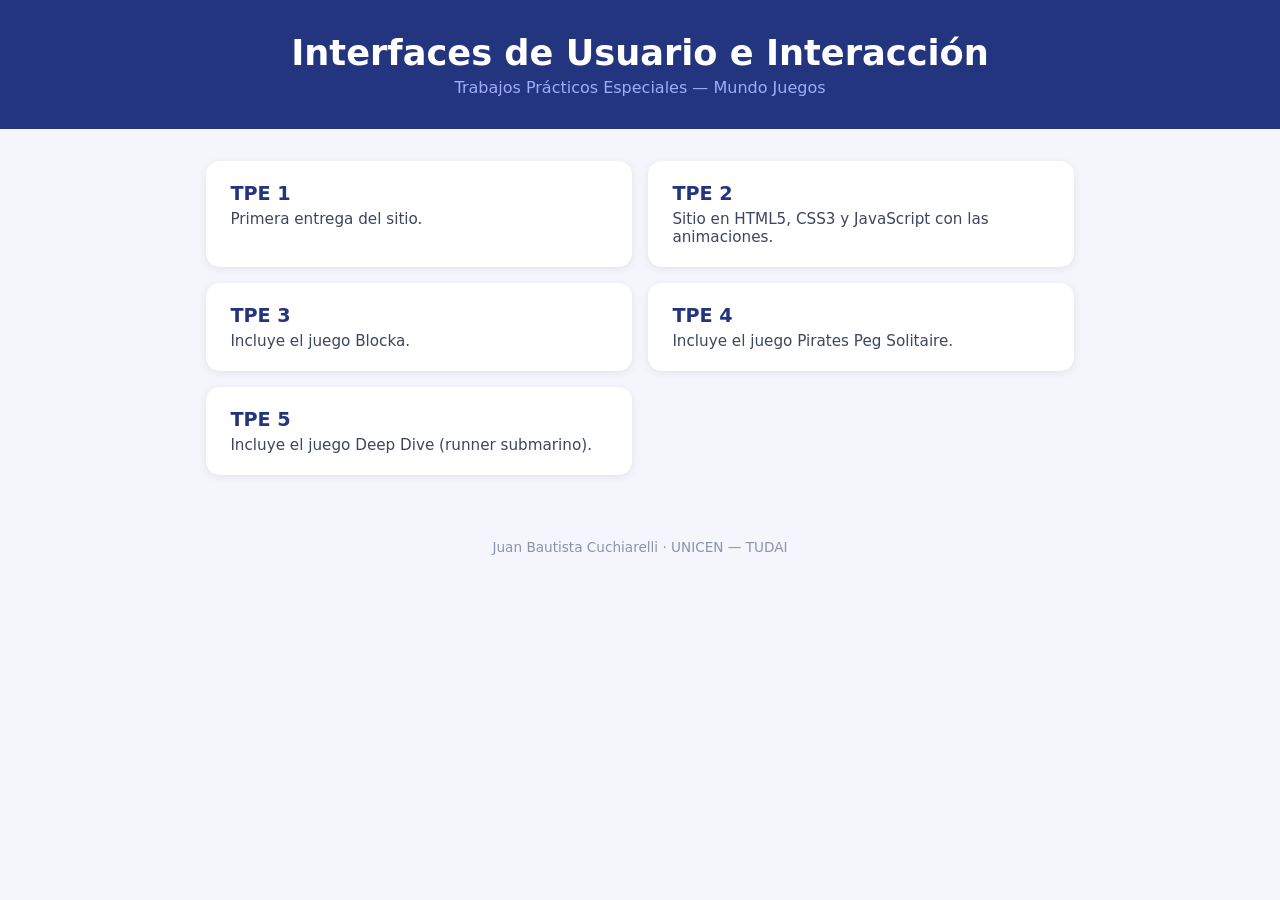
<file: index.html>
<!DOCTYPE html>
<html lang="es">
<head>
<meta charset="UTF-8">
<meta name="viewport" content="width=device-width, initial-scale=1.0">
<title>Interfaces de Usuario — Trabajos Prácticos</title>
<style>
  :root { --azul: #24357f; --azul-claro: #9eacfa; --fondo: #f4f6fc; --acento: #f7b928; }
  * { box-sizing: border-box; }
  body { margin: 0; font-family: Inter, system-ui, sans-serif; background: var(--fondo); color: #1a1f35; }
  header { background: var(--azul); color: #fff; padding: 2rem 1rem; text-align: center; }
  header h1 { margin: 0 0 .3rem; font-size: clamp(1.5rem, 4vw, 2.2rem); }
  header p { margin: 0; color: var(--azul-claro); }
  main { max-width: 900px; margin: 2rem auto; padding: 0 1rem; display: grid; gap: 1rem; grid-template-columns: repeat(auto-fit, minmax(380px, 1fr)); }
  a.tp { display: block; background: #fff; border-radius: 14px; padding: 1.2rem 1.4rem; text-decoration: none; color: inherit; border: 2px solid transparent; box-shadow: 0 2px 8px rgba(0,0,0,.08); transition: border-color .15s, transform .15s; }
  a.tp:hover { border-color: var(--acento); transform: translateY(-2px); }
  a.tp h2 { margin: 0 0 .3rem; color: var(--azul); font-size: 1.2rem; }
  a.tp p { margin: 0; color: #3d4560; font-size: .95rem; }
  footer { text-align: center; color: #8b93ad; font-size: .85rem; padding: 2rem 1rem; }
</style>
</head>
<body>
<header>
  <h1>Interfaces de Usuario e Interacción</h1>
  <p>Trabajos Prácticos Especiales — Mundo Juegos</p>
</header>
<main>
  <a class="tp" href="tpe1/"><h2>TPE 1</h2><p>Primera entrega del sitio.</p></a>
  <a class="tp" href="tpe2/"><h2>TPE 2</h2><p>Sitio en HTML5, CSS3 y JavaScript con las animaciones.</p></a>
  <a class="tp" href="tpe3/"><h2>TPE 3</h2><p>Incluye el juego Blocka.</p></a>
  <a class="tp" href="tpe4/"><h2>TPE 4</h2><p>Incluye el juego Pirates Peg Solitaire.</p></a>
  <a class="tp" href="tpe5/"><h2>TPE 5</h2><p>Incluye el juego Deep Dive (runner submarino).</p></a>
</main>
<footer>Juan Bautista Cuchiarelli · UNICEN — TUDAI</footer>
</body>
</html>
</file>
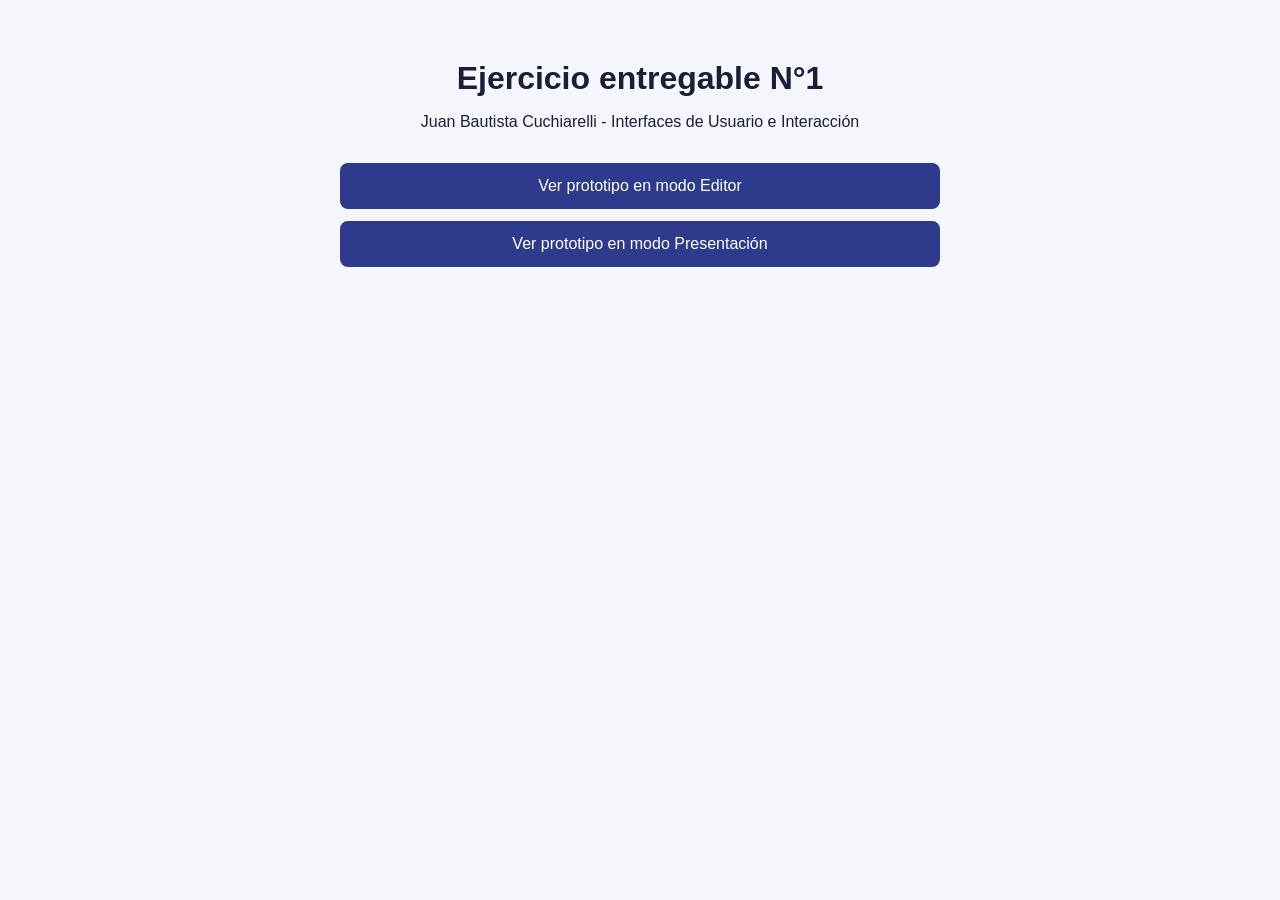
<file: tpe1/index.html>
<!DOCTYPE html>
<html lang="es">
<head>
  <meta charset="UTF-8">
  <meta name="viewport" content="width=device-width, initial-scale=1">
  <title>MundoJuegos - Prototipo Figma</title>
  <style>
    body {
      font-family: Arial, sans-serif;
      max-width: 600px;
      margin: 60px auto;
      padding: 0 20px;
      text-align: center;
      color: #1A1F35;
      background: #F4F6FC;
    }
    h1 { margin-bottom: 8px; }
    p { margin-bottom: 32px; }
    a {
      display: block;
      margin: 12px 0;
      padding: 14px;
      background: #2E3A8C;
      color: #fff;
      text-decoration: none;
      border-radius: 8px;
    }
    a:hover { background: #1A2145; }
  </style>
</head>
<body>
  <h1>Ejercicio entregable N°1</h1>
  <p>Juan Bautista Cuchiarelli - Interfaces de Usuario e Interacción</p>

  <a href="https://www.figma.com/design/XISpRPiS2B6MXkxOMxUqG6/TP-1-Interfaces?node-id=0-1&t=hCheoy3ywMsTxIdO-1" target="_blank">Ver prototipo en modo Editor</a>
  <a href="https://www.figma.com/proto/XISpRPiS2B6MXkxOMxUqG6/TP-1-Interfaces?node-id=92-5239&p=f&t=VSmoDWbDGLakZRtC-1&scaling=min-zoom&content-scaling=fixed&page-id=0%3A1&starting-point-node-id=92%3A5239" target="_blank">Ver prototipo en modo Presentación</a>
</body>
</html>
</file>
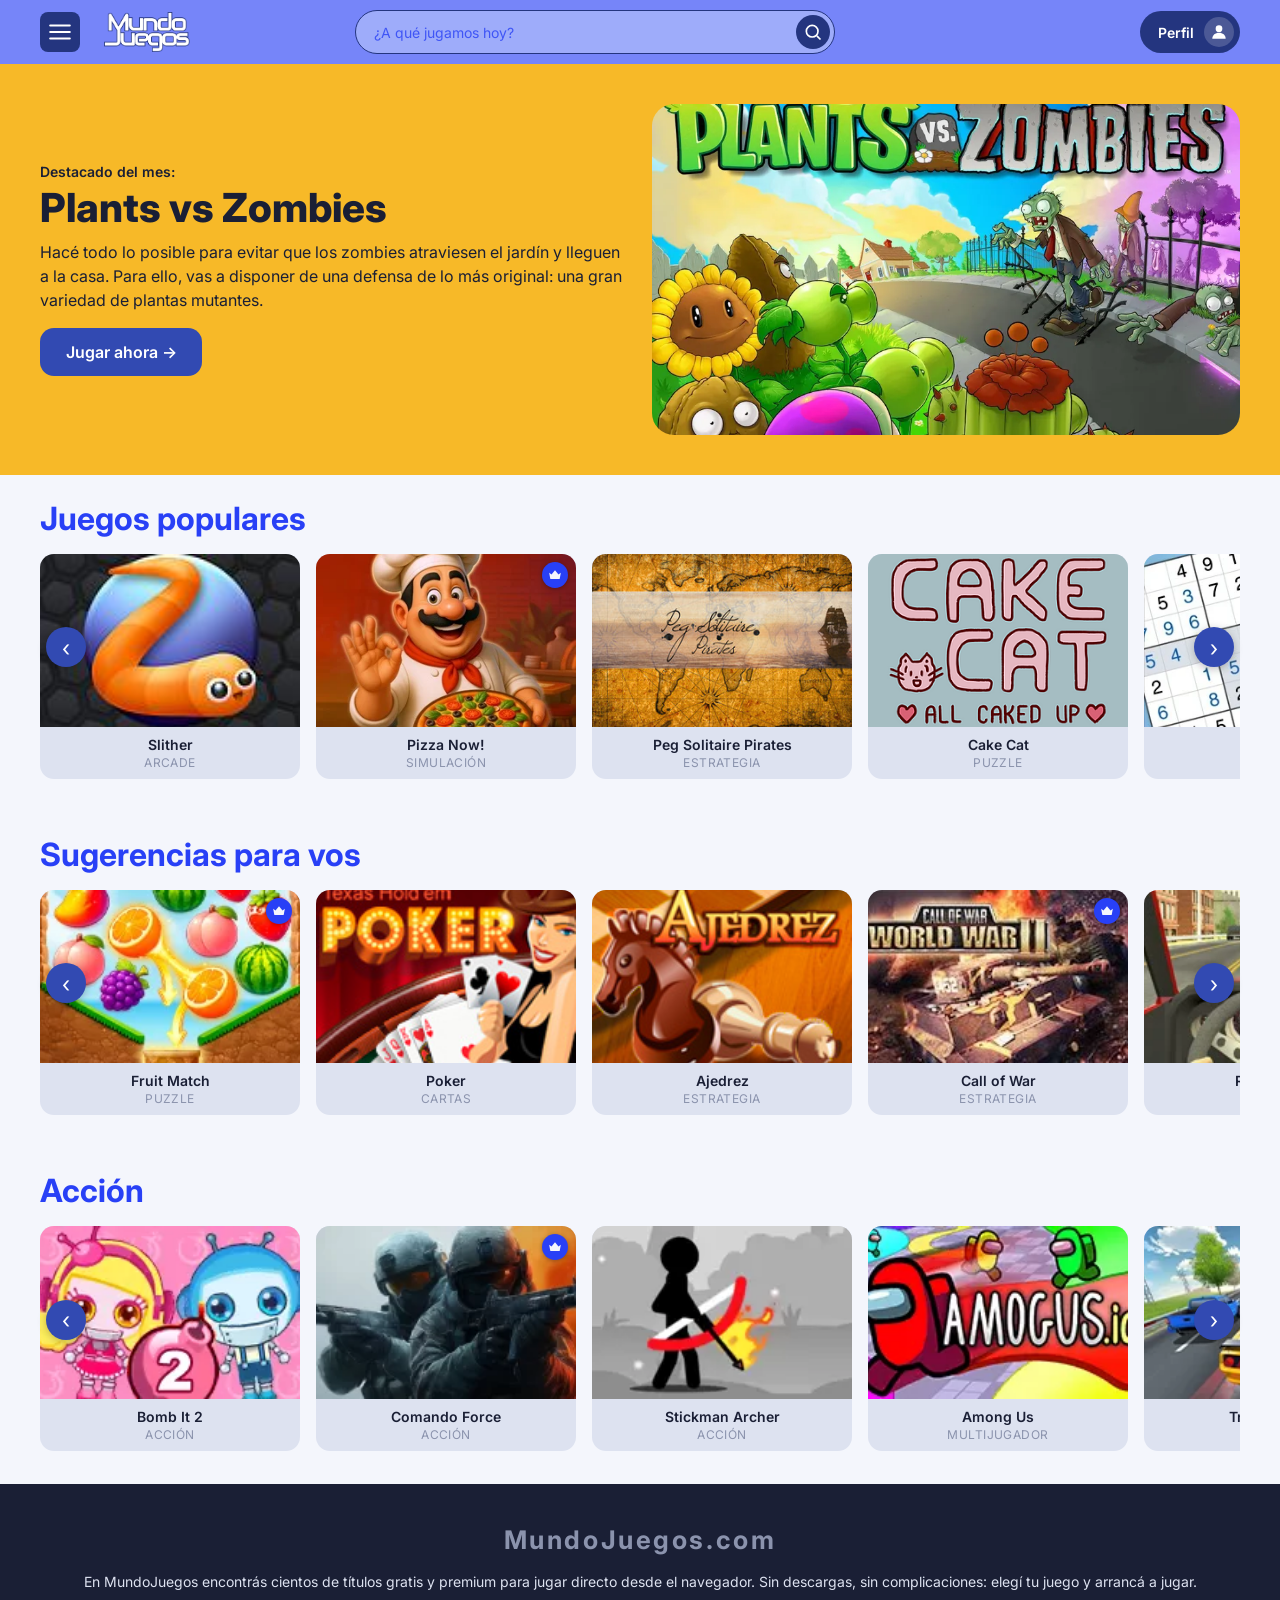
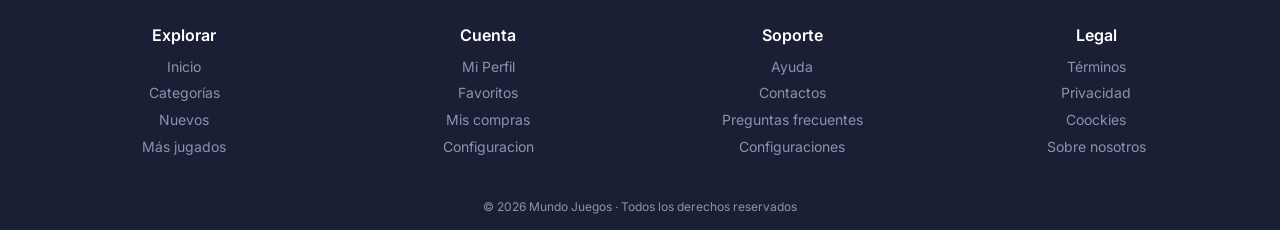
<file: tpe2/index.html>
<!DOCTYPE html>
<html lang="es">
<head>
<meta charset="UTF-8">
<meta name="viewport" content="width=device-width, initial-scale=1.0">
<title>Mundo Juegos — Inicio</title>

<link rel="preconnect" href="https://fonts.googleapis.com">
<link rel="preconnect" href="https://fonts.gstatic.com" crossorigin>
<link href="https://fonts.googleapis.com/css2?family=Inter:wght@400;500;600;700;800&display=swap" rel="stylesheet">

<link rel="stylesheet" href="css/variables.css">
<link rel="stylesheet" href="css/styles.css">
<link rel="stylesheet" href="css/animations.css">
</head>
<body>

<!-- ============ LOADING SIMULADO ============ -->
<div id="loading-screen" class="loading-screen" aria-hidden="true">
  <div class="loading-spinner" aria-hidden="true"></div>
  <p class="loading-percent" id="loading-percent">0%</p>
  <p class="loading-label">Cargando Mundo Juegos…</p>
</div>

<!-- ============ HEADER ============ -->
<header class="site-header">
  <div class="site-header__inner">
    <button class="icon-btn menu-toggle" id="menu-open" aria-label="Abrir menú" aria-controls="side-menu" aria-expanded="false">
      <svg viewBox="0 0 24 24" width="26" height="26" fill="none" stroke="currentColor" stroke-width="2" stroke-linecap="round">
        <line x1="3" y1="6" x2="21" y2="6"/>
        <line x1="3" y1="12" x2="21" y2="12"/>
        <line x1="3" y1="18" x2="21" y2="18"/>
      </svg>
    </button>

    <a href="index.html" class="logo">
      <img src="img/logo-mundo-juegos.png" alt="Mundo Juegos">
    </a>

    <button type="button" class="icon-btn search-toggle" id="search-toggle" aria-label="Abrir buscador" aria-expanded="false" aria-controls="search-form">
      <svg viewBox="0 0 24 24" width="22" height="22" fill="none" stroke="currentColor" stroke-width="2" aria-hidden="true">
        <circle cx="11" cy="11" r="7"/>
        <line x1="21" y1="21" x2="16.65" y2="16.65"/>
      </svg>
    </button>

    <form class="search-bar" id="search-form" role="search" onsubmit="return false;">
      <input type="search" placeholder="¿A qué jugamos hoy?" aria-label="Buscar juegos">
      <button type="submit" class="icon-btn search-btn" aria-label="Buscar">
        <svg viewBox="0 0 24 24" width="20" height="20" fill="none" stroke="currentColor" stroke-width="2">
          <circle cx="11" cy="11" r="7"/>
          <line x1="21" y1="21" x2="16.65" y2="16.65"/>
        </svg>
      </button>
    </form>

    <a href="login.html" class="profile-btn">
      Perfil
      <svg viewBox="0 0 24 24" width="20" height="20" fill="currentColor">
        <circle cx="12" cy="8" r="4"/>
        <path d="M4 20c0-4.4 3.6-7 8-7s8 2.6 8 7"/>
      </svg>
    </a>
  </div>
</header>

<!-- ============ MENÚ LATERAL (drawer) ============ -->
<nav class="side-menu" id="side-menu" aria-label="Menú principal" aria-hidden="true">
  <button class="icon-btn menu-close" id="menu-close" aria-label="Cerrar menú">
    <svg viewBox="0 0 24 24" width="24" height="24" fill="none" stroke="currentColor" stroke-width="2" stroke-linecap="round">
      <line x1="4" y1="4" x2="20" y2="20"/>
      <line x1="20" y1="4" x2="4" y2="20"/>
    </svg>
  </button>

  <div class="side-menu__user">
    <span class="avatar" aria-hidden="true">
      <svg viewBox="0 0 24 24" width="20" height="20" fill="currentColor">
        <circle cx="12" cy="8" r="4"/>
        <path d="M4 20c0-4.4 3.6-7 8-7s8 2.6 8 7"/>
      </svg>
    </span>
    Hola, Usuario
  </div>

  <ul class="side-menu__list">
    <li><a href="index.html"><svg viewBox="0 0 24 24" width="20" height="20" fill="currentColor"><path d="M12 3 2 12h3v8h6v-5h2v5h6v-8h3z"/></svg> Inicio</a></li>
    <li><a href="#populares"><svg viewBox="0 0 24 24" width="20" height="20" fill="currentColor"><path d="M12 2a5 5 0 0 0-3 9l-1 5h8l-1-5a5 5 0 0 0-3-9zM9 18h6v2H9z"/></svg> Juegos nuevos</a></li>
    <li><a href="#"><svg viewBox="0 0 24 24" width="20" height="20" fill="currentColor"><circle cx="8" cy="8" r="3"/><circle cx="16" cy="9" r="2.5"/><path d="M2 20c0-3.3 2.7-5.5 6-5.5s6 2.2 6 5.5zM14.5 20c.3-2.6 1.8-4.3 4-4.7 2 .5 3.2 2.1 3.5 4.7z"/></svg> Multijugador</a></li>
    <li><a href="#"><svg viewBox="0 0 24 24" width="20" height="20" fill="currentColor"><path d="M12 2a5 5 0 0 0-3 9l-1 5h8l-1-5a5 5 0 0 0-3-9zM9 18h6v2H9z"/></svg> Aventura</a></li>
    <li><a href="#"><svg viewBox="0 0 24 24" width="20" height="20" fill="currentColor"><circle cx="8" cy="8" r="4"/><path d="M11 11 21 21M15 17l3-3"/></svg> Estrategia</a></li>
    <li><a href="#"><svg viewBox="0 0 24 24" width="20" height="20" fill="none" stroke="currentColor" stroke-width="1.6"><path d="M12 3l2.6 5.6 6.2.6-4.6 4.1 1.3 6.1L12 16.3 6.5 19.4l1.3-6.1-4.6-4.1 6.2-.6z"/></svg> Mis favoritos</a></li>
    <li><a href="login.html"><svg viewBox="0 0 24 24" width="20" height="20" fill="currentColor"><circle cx="12" cy="8" r="4"/><path d="M4 20c0-4.4 3.6-7 8-7s8 2.6 8 7"/></svg> Mi perfil</a></li>
  </ul>

  <div class="side-menu__social">
    <p>Seguinos en redes:</p>
    <div class="social-icons">
      <a href="#" aria-label="Instagram"><svg viewBox="0 0 24 24" width="20" height="20" fill="none" stroke="currentColor" stroke-width="1.6"><rect x="3" y="3" width="18" height="18" rx="5"/><circle cx="12" cy="12" r="4"/><circle cx="17.5" cy="6.5" r="1"/></svg></a>
      <a href="#" aria-label="Facebook"><svg viewBox="0 0 24 24" width="20" height="20" fill="none" stroke="currentColor" stroke-width="1.6"><rect x="4" y="4" width="16" height="16"/><path d="M14 9h2V6h-2a3 3 0 0 0-3 3v2H9v3h2v5h3v-5h2l1-3h-3v-2a1 1 0 0 1 1-1z"/></svg></a>
      <a href="#" aria-label="YouTube"><svg viewBox="0 0 24 24" width="20" height="20" fill="none" stroke="currentColor" stroke-width="1.6"><rect x="2" y="6" width="20" height="12" rx="4"/><path d="M10 9.5v5l5-2.5z" fill="currentColor" stroke="none"/></svg></a>
    </div>
  </div>
</nav>
<div class="side-menu-overlay" id="side-menu-overlay" hidden></div>

<main>
  <!-- ============ HERO / DESTACADO ============ -->
  <section class="hero">
    <div class="hero__inner">
      <div class="hero__text">
        <p class="hero__eyebrow">Destacado del mes:</p>
        <h1 class="hero__title">Plants vs Zombies</h1>
        <p class="hero__desc">
          Hacé todo lo posible para evitar que los zombies atraviesen el
          jardín y lleguen a la casa. Para ello, vas a disponer de una defensa
          de lo más original: una gran variedad de plantas mutantes.
        </p>
        <a href="game.html?id=plants-vs-zombies" class="btn btn--primary">Jugar ahora →</a>
      </div>
      <div class="hero__media">
        <div class="hero__thumb hero__thumb--pvz" aria-hidden="true">
          <span>PLANTS<br>vs<br>ZOMBIES</span>
        </div>
      </div>
    </div>
  </section>

  <!-- ============ JUEGOS POPULARES ============ -->
  <section class="carousel-section" id="populares" aria-label="Juegos populares">
    <h2 class="section-title">Juegos populares</h2>
    <div class="carousel">
      <button class="carousel__arrow carousel__arrow--left" aria-label="Anterior">‹</button>
      <div class="carousel__viewport">
        <ul class="carousel__track" id="track-populares" data-section="populares"></ul>
      </div>
      <button class="carousel__arrow carousel__arrow--right" aria-label="Siguiente">›</button>
    </div>
  </section>

  <!-- ============ SUGERENCIAS PARA VOS ============ -->
  <section class="carousel-section" aria-label="Sugerencias para vos">
    <h2 class="section-title">Sugerencias para vos</h2>
    <div class="carousel">
      <button class="carousel__arrow carousel__arrow--left" aria-label="Anterior">‹</button>
      <div class="carousel__viewport">
        <ul class="carousel__track" id="track-sugerencias" data-section="sugerencias"></ul>
      </div>
      <button class="carousel__arrow carousel__arrow--right" aria-label="Siguiente">›</button>
    </div>
  </section>

  <!-- ============ ACCIÓN ============ -->
  <section class="carousel-section" aria-label="Acción">
    <h2 class="section-title">Acción</h2>
    <div class="carousel">
      <button class="carousel__arrow carousel__arrow--left" aria-label="Anterior">‹</button>
      <div class="carousel__viewport">
        <ul class="carousel__track" id="track-accion" data-section="accion"></ul>
      </div>
      <button class="carousel__arrow carousel__arrow--right" aria-label="Siguiente">›</button>
    </div>
  </section>
</main>

<!-- ============ FOOTER (Fat Footer) ============ -->
<footer class="site-footer">
  <p class="site-footer__brand">MundoJuegos.com</p>
  <p class="site-footer__desc">
    En MundoJuegos encontrás cientos de títulos gratis y premium para jugar
    directo desde el navegador. Sin descargas, sin complicaciones: elegí tu
    juego y arrancá a jugar.
  </p>

  <div class="site-footer__cols">
    <div class="footer-col">
      <button type="button" class="footer-col__toggle">Explorar</button>
      <div class="footer-col__links">
        <a href="index.html">Inicio</a>
        <a href="#">Categorías</a>
        <a href="#">Nuevos</a>
        <a href="#">Más jugados</a>
      </div>
    </div>
    <div class="footer-col">
      <button type="button" class="footer-col__toggle">Cuenta</button>
      <div class="footer-col__links">
        <a href="index.html">Mi Perfil</a>
        <a href="#">Favoritos</a>
        <a href="#">Mis compras</a>
        <a href="#">Configuracion</a>
      </div>
    </div>
    <div class="footer-col">
      <button type="button" class="footer-col__toggle">Soporte</button>
      <div class="footer-col__links">
        <a href="index.html">Ayuda</a>
        <a href="#">Contactos</a>
        <a href="#">Preguntas frecuentes</a>
        <a href="#">Configuraciones</a>
      </div>
    </div>
    <div class="footer-col">
      <button type="button" class="footer-col__toggle">Legal</button>
      <div class="footer-col__links">
        <a href="index.html">Términos</a>
        <a href="#">Privacidad</a>
        <a href="#">Coockies</a>
        <a href="#">Sobre nosotros</a>
      </div>
    </div>
  </div>

  <p class="site-footer__copy">© 2026 Mundo Juegos · Todos los derechos reservados</p>
</footer>

<script src="js/games.js"></script>
<script src="js/loading.js"></script>
<script src="js/script.js"></script>
<script src="js/home.js"></script>
<script src="js/footer.js"></script>
</body>
</html>
</file>
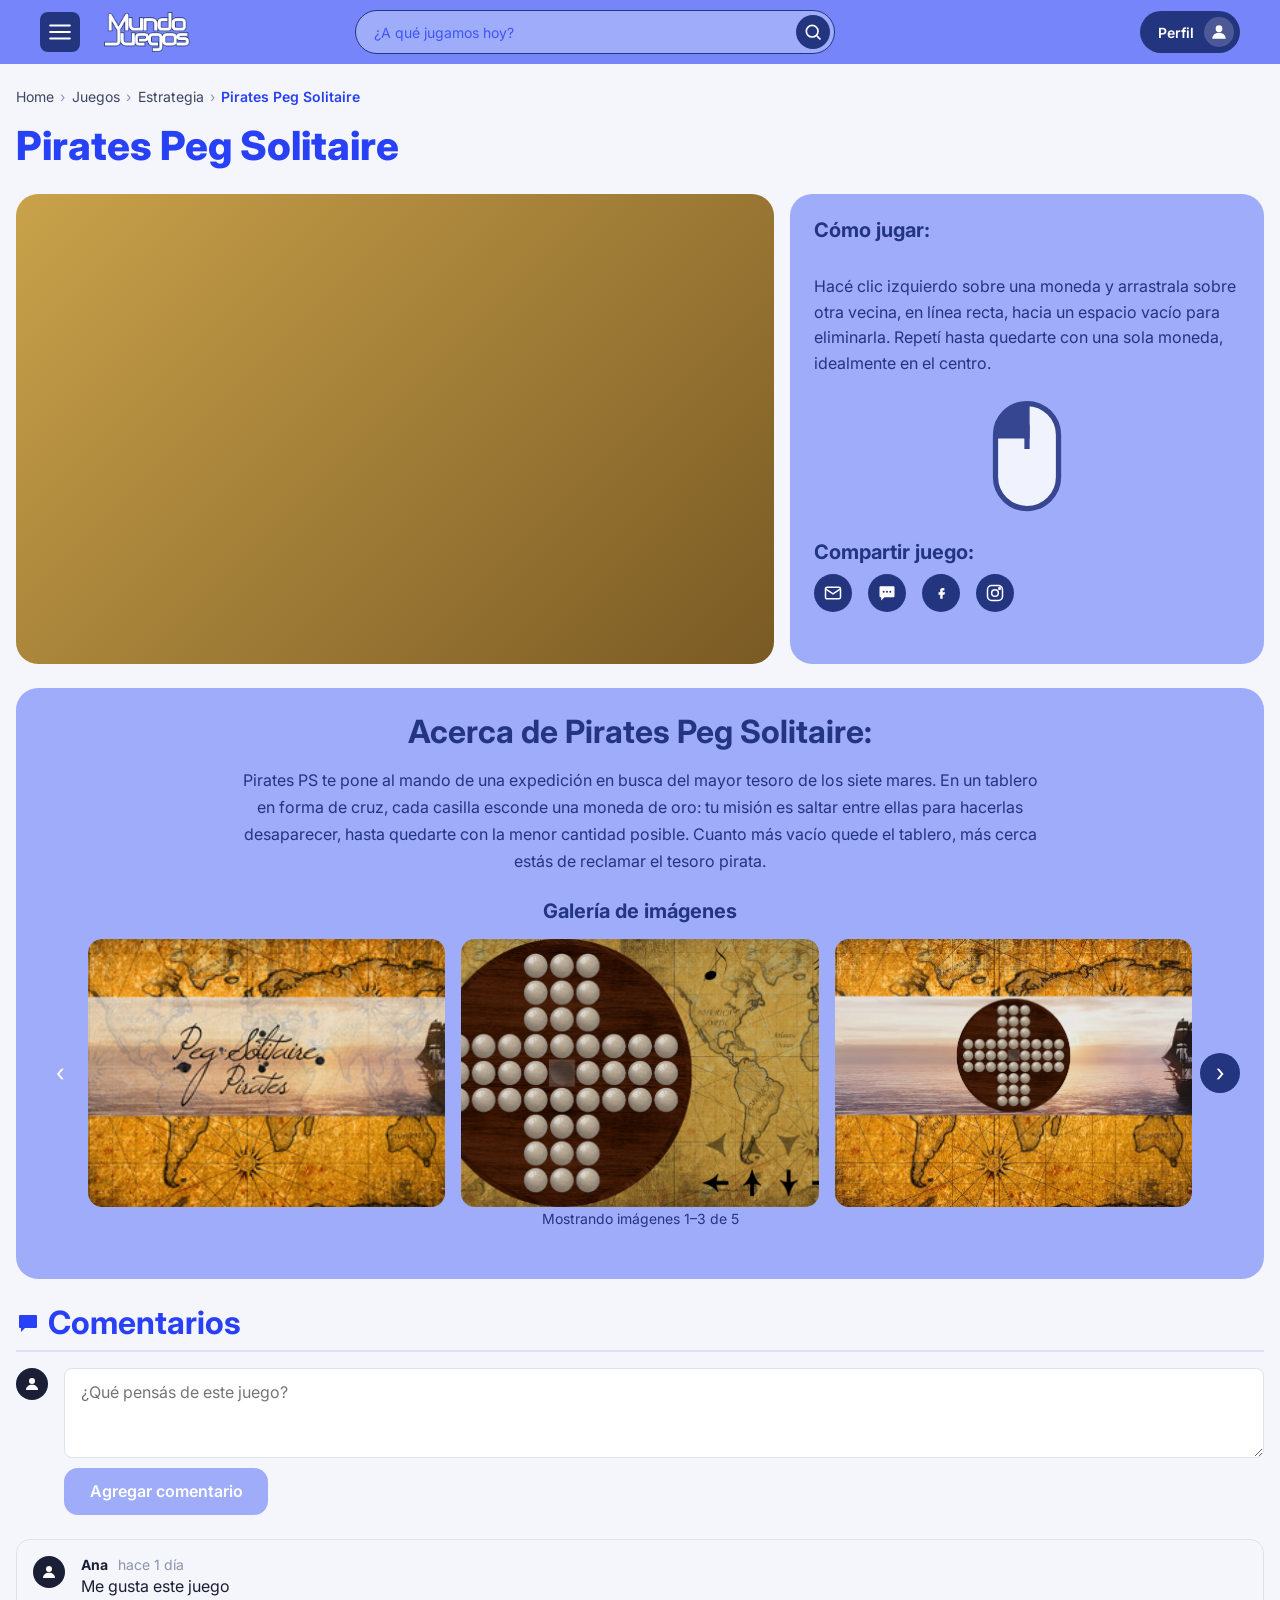
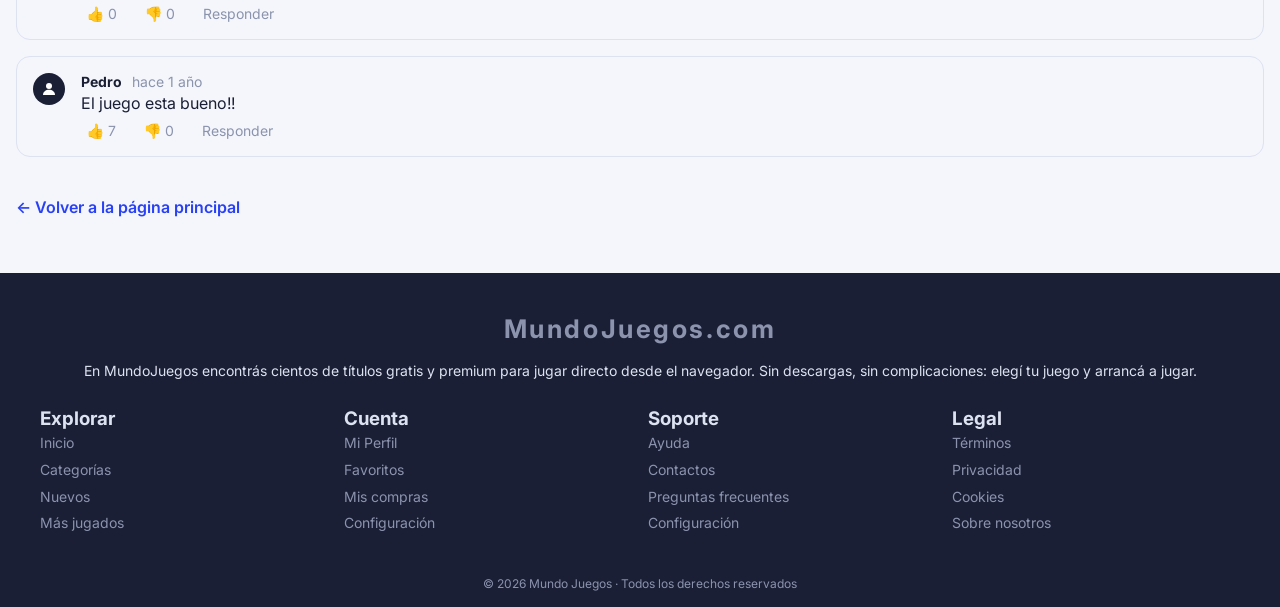
<file: tpe2/game.html>
<!DOCTYPE html>
<html lang="es">
<head>
<meta charset="UTF-8">
<meta name="viewport" content="width=device-width, initial-scale=1.0">
<title>Pirates Peg Solitaire — Mundo Juegos</title>

<link rel="preconnect" href="https://fonts.googleapis.com">
<link rel="preconnect" href="https://fonts.gstatic.com" crossorigin>
<link href="https://fonts.googleapis.com/css2?family=Inter:wght@400;500;600;700;800&display=swap" rel="stylesheet">

<link rel="stylesheet" href="css/variables.css">
<link rel="stylesheet" href="css/styles.css">
<link rel="stylesheet" href="css/animations.css">
<link rel="stylesheet" href="css/game.css">
</head>
<body>

<!-- ============ HEADER ============ -->
<header class="site-header">
  <div class="site-header__inner">
    <button class="icon-btn menu-toggle" id="menu-open" aria-label="Abrir menú" aria-controls="side-menu" aria-expanded="false">
      <svg viewBox="0 0 24 24" width="26" height="26" fill="none" stroke="currentColor" stroke-width="2" stroke-linecap="round">
        <line x1="3" y1="6" x2="21" y2="6"/>
        <line x1="3" y1="12" x2="21" y2="12"/>
        <line x1="3" y1="18" x2="21" y2="18"/>
      </svg>
    </button>

    <a href="index.html" class="logo">
      <img src="img/logo-mundo-juegos.png" alt="Mundo Juegos">
    </a>

    <button type="button" class="icon-btn search-toggle" id="search-toggle" aria-label="Abrir buscador" aria-expanded="false" aria-controls="search-form">
      <svg viewBox="0 0 24 24" width="22" height="22" fill="none" stroke="currentColor" stroke-width="2" aria-hidden="true">
        <circle cx="11" cy="11" r="7"/>
        <line x1="21" y1="21" x2="16.65" y2="16.65"/>
      </svg>
    </button>

    <form class="search-bar" id="search-form" role="search" onsubmit="return false;">
      <input type="search" placeholder="¿A qué jugamos hoy?" aria-label="Buscar juegos">
      <button type="submit" class="icon-btn search-btn" aria-label="Buscar">
        <svg viewBox="0 0 24 24" width="20" height="20" fill="none" stroke="currentColor" stroke-width="2">
          <circle cx="11" cy="11" r="7"/>
          <line x1="21" y1="21" x2="16.65" y2="16.65"/>
        </svg>
      </button>
    </form>

    <a href="login.html" class="profile-btn">
      Perfil
      <svg viewBox="0 0 24 24" width="20" height="20" fill="currentColor">
        <circle cx="12" cy="8" r="4"/>
        <path d="M4 20c0-4.4 3.6-7 8-7s8 2.6 8 7"/>
      </svg>
    </a>
  </div>
</header>

<!-- ============ MENÚ LATERAL (idéntico al Home) ============ -->
<nav class="side-menu" id="side-menu" aria-label="Menú principal" aria-hidden="true">
  <button class="icon-btn menu-close" id="menu-close" aria-label="Cerrar menú">
    <svg viewBox="0 0 24 24" width="24" height="24" fill="none" stroke="currentColor" stroke-width="2" stroke-linecap="round">
      <line x1="4" y1="4" x2="20" y2="20"/>
      <line x1="20" y1="4" x2="4" y2="20"/>
    </svg>
  </button>

  <div class="side-menu__user">
    <span class="avatar" aria-hidden="true">
      <svg viewBox="0 0 24 24" width="20" height="20" fill="currentColor">
        <circle cx="12" cy="8" r="4"/>
        <path d="M4 20c0-4.4 3.6-7 8-7s8 2.6 8 7"/>
      </svg>
    </span>
    Hola, Usuario
  </div>

  <ul class="side-menu__list">
    <li><a href="index.html"><svg viewBox="0 0 24 24" width="20" height="20" fill="currentColor"><path d="M12 3 2 12h3v8h6v-5h2v5h6v-8h3z"/></svg> Inicio</a></li>
    <li><a href="index.html#populares"><svg viewBox="0 0 24 24" width="20" height="20" fill="currentColor"><path d="M12 2a5 5 0 0 0-3 9l-1 5h8l-1-5a5 5 0 0 0-3-9zM9 18h6v2H9z"/></svg> Juegos nuevos</a></li>
    <li><a href="#"><svg viewBox="0 0 24 24" width="20" height="20" fill="currentColor"><circle cx="8" cy="8" r="3"/><circle cx="16" cy="9" r="2.5"/><path d="M2 20c0-3.3 2.7-5.5 6-5.5s6 2.2 6 5.5zM14.5 20c.3-2.6 1.8-4.3 4-4.7 2 .5 3.2 2.1 3.5 4.7z"/></svg> Multijugador</a></li>
    <li><a href="#"><svg viewBox="0 0 24 24" width="20" height="20" fill="currentColor"><path d="M12 2a5 5 0 0 0-3 9l-1 5h8l-1-5a5 5 0 0 0-3-9zM9 18h6v2H9z"/></svg> Aventura</a></li>
    <li><a href="#" class="is-current"><svg viewBox="0 0 24 24" width="20" height="20" fill="currentColor"><circle cx="8" cy="8" r="4"/><path d="M11 11 21 21M15 17l3-3"/></svg> Estrategia</a></li>
    <li><a href="#"><svg viewBox="0 0 24 24" width="20" height="20" fill="none" stroke="currentColor" stroke-width="1.6"><path d="M12 3l2.6 5.6 6.2.6-4.6 4.1 1.3 6.1L12 16.3 6.5 19.4l1.3-6.1-4.6-4.1 6.2-.6z"/></svg> Mis favoritos</a></li>
    <li><a href="login.html"><svg viewBox="0 0 24 24" width="20" height="20" fill="currentColor"><circle cx="12" cy="8" r="4"/><path d="M4 20c0-4.4 3.6-7 8-7s8 2.6 8 7"/></svg> Mi perfil</a></li>
  </ul>

  <div class="side-menu__social">
    <p>Seguinos en redes:</p>
    <div class="social-icons">
      <a href="#" aria-label="Instagram"><svg viewBox="0 0 24 24" width="20" height="20" fill="none" stroke="currentColor" stroke-width="1.6"><rect x="3" y="3" width="18" height="18" rx="5"/><circle cx="12" cy="12" r="4"/><circle cx="17.5" cy="6.5" r="1"/></svg></a>
      <a href="#" aria-label="Facebook"><svg viewBox="0 0 24 24" width="20" height="20" fill="none" stroke="currentColor" stroke-width="1.6"><rect x="4" y="4" width="16" height="16"/><path d="M14 9h2V6h-2a3 3 0 0 0-3 3v2H9v3h2v5h3v-5h2l1-3h-3v-2a1 1 0 0 1 1-1z"/></svg></a>
      <a href="#" aria-label="YouTube"><svg viewBox="0 0 24 24" width="20" height="20" fill="none" stroke="currentColor" stroke-width="1.6"><rect x="2" y="6" width="20" height="12" rx="4"/><path d="M10 9.5v5l5-2.5z" fill="currentColor" stroke="none"/></svg></a>
    </div>
  </div>
</nav>
<div class="side-menu-overlay" id="side-menu-overlay" hidden></div>

<main class="game-page">

  <!-- ============ BREADCRUMBS ============ -->
  <nav class="breadcrumbs" aria-label="Miga de pan">
    <a href="index.html">Home</a>
    <span aria-hidden="true">›</span>
    <a href="index.html">Juegos</a>
    <span aria-hidden="true">›</span>
    <a href="index.html" id="bc-category">Estrategia</a>
    <span aria-hidden="true">›</span>
    <span aria-current="page" id="bc-current">Pirates Peg Solitaire</span>
  </nav>

  <h1 class="game-title" id="game-title">Pirates Peg Solitaire</h1>

  <!-- ============ ÁREA DE JUEGO + AYUDA ============ -->
  <section class="game-run">
    <div class="game-run__board thumb--pirates" id="game-board" aria-label="Área de ejecución del juego"></div>

    <aside class="game-run__help">
      <h2>Cómo jugar:</h2>
      <p id="game-howto">
        Hacé clic izquierdo sobre una moneda y arrastrala sobre otra vecina,
        en línea recta, hacia un espacio vacío para eliminarla. Repetí hasta
        quedarte con una sola moneda, idealmente en el centro.
      </p>

      <div class="help-icon" aria-hidden="true">
        <svg viewBox="0 0 40 64" width="70" height="112">
          <rect x="2" y="2" width="36" height="60" rx="18" fill="#fff" stroke="var(--color-primary-500)" stroke-width="3"/>
          <path d="M2 20 a18 18 0 0 1 18-18 h0 v20 h-18 z" fill="var(--color-primary-500)"/>
          <line x1="20" y1="2" x2="20" y2="22" stroke="var(--color-primary-500)" stroke-width="3"/>
          <line x1="20" y1="14" x2="20" y2="28" stroke="var(--color-primary-500)" stroke-width="3"/>
        </svg>
      </div>

      <div class="share">
        <h2>Compartir juego:</h2>
        <div class="share__icons">
          <a href="#" id="share-email" class="icon-circle" aria-label="Compartir por email">
            <svg viewBox="0 0 24 24" width="20" height="20" fill="none" stroke="currentColor" stroke-width="1.8" aria-hidden="true"><rect x="3" y="5" width="18" height="14" rx="2"/><path d="M3 7l9 6 9-6"/></svg>
          </a>
          <a href="#" id="share-message" class="icon-circle" target="_blank" rel="noopener" aria-label="Compartir por mensaje (WhatsApp)">
            <svg viewBox="0 0 24 24" width="20" height="20" fill="currentColor" aria-hidden="true"><path d="M4 4h16a1 1 0 0 1 1 1v11a1 1 0 0 1-1 1H9l-4 4v-4H4a1 1 0 0 1-1-1V5a1 1 0 0 1 1-1z"/><circle cx="8" cy="10.5" r="1.2" fill="var(--color-primary-500)"/><circle cx="12" cy="10.5" r="1.2" fill="var(--color-primary-500)"/><circle cx="16" cy="10.5" r="1.2" fill="var(--color-primary-500)"/></svg>
          </a>
          <a href="#" id="share-facebook" class="icon-circle" target="_blank" rel="noopener" aria-label="Compartir en Facebook">
            <svg viewBox="0 0 24 24" width="20" height="20" fill="currentColor" aria-hidden="true"><path d="M14 9h2V6h-2a3 3 0 0 0-3 3v2H9v3h2v5h3v-5h2l1-3h-3v-2a1 1 0 0 1 1-1z"/></svg>
          </a>
          <button type="button" id="share-instagram" class="icon-circle" aria-label="Copiar enlace para compartir en Instagram">
            <svg viewBox="0 0 24 24" width="20" height="20" fill="none" stroke="currentColor" stroke-width="1.8" aria-hidden="true"><rect x="3" y="3" width="18" height="18" rx="5"/><circle cx="12" cy="12" r="4"/><circle cx="17.5" cy="6.5" r="1"/></svg>
          </button>
        </div>
        <p class="share__status" id="share-status" role="status" aria-live="polite"></p>
      </div>
    </aside>
  </section>

  <!-- ============ DESCRIPCIÓN + GALERÍA ============ -->
  <section class="about-box">
    <h2 id="about-title">Acerca de Pirates Peg Solitaire:</h2>
    <p id="about-text">
      Pirates PS te pone al mando de una expedición en busca del mayor
      tesoro de los siete mares. En un tablero en forma de cruz, cada
      casilla esconde una moneda de oro: tu misión es saltar entre ellas
      para hacerlas desaparecer, hasta quedarte con la menor cantidad
      posible. Cuanto más vacío quede el tablero, más cerca estás de
      reclamar el tesoro pirata.
    </p>

    <h3>Galería de imágenes</h3>
    <div class="gallery" id="gallery" role="region" aria-roledescription="carrusel" aria-label="Galería de imágenes">
      <button type="button" class="gallery__arrow" id="gallery-prev" aria-label="Imágenes anteriores">‹</button>
      <div class="gallery__viewport">
        <ul class="gallery__track" id="gallery-track"></ul>
      </div>
      <button type="button" class="gallery__arrow" id="gallery-next" aria-label="Imágenes siguientes">›</button>
    </div>
    <p class="gallery__status" id="gallery-status" role="status" aria-live="polite"></p>
  </section>

  <!-- ============ COMUNIDAD / COMENTARIOS ============ -->
  <section class="comments" aria-label="Comentarios de la comunidad">
    <h2>
      <svg viewBox="0 0 24 24" width="24" height="24" fill="currentColor" aria-hidden="true"><path d="M4 4h16a1 1 0 0 1 1 1v11a1 1 0 0 1-1 1H9l-4 4v-4H4a1 1 0 0 1-1-1V5a1 1 0 0 1 1-1z"/></svg>
      Comentarios
    </h2>

    <form class="comment-form" id="comment-form">
      <div class="avatar avatar--sm" aria-hidden="true">
        <svg viewBox="0 0 24 24" width="18" height="18" fill="currentColor"><circle cx="12" cy="8" r="4"/><path d="M4 20c0-4.4 3.6-7 8-7s8 2.6 8 7"/></svg>
      </div>
      <div class="comment-form__field">
        <textarea placeholder="¿Qué pensás de este juego?" aria-label="Tu comentario" required></textarea>
        <button type="submit" class="btn btn--primary" disabled>Agregar comentario</button>
      </div>
    </form>

    <ul class="comment-list" id="comment-list">
      <li class="comment">
        <div class="avatar avatar--sm" aria-hidden="true">
          <svg viewBox="0 0 24 24" width="18" height="18" fill="currentColor"><circle cx="12" cy="8" r="4"/><path d="M4 20c0-4.4 3.6-7 8-7s8 2.6 8 7"/></svg>
        </div>
        <div class="comment__body">
          <p class="comment__meta"><strong>Ana</strong> <span>hace 1 día</span></p>
          <p class="comment__text">Me gusta este juego</p>
          <div class="comment__actions">
            <button type="button">👍 0</button>
            <button type="button">👎 0</button>
            <button type="button">Responder</button>
          </div>
        </div>
      </li>
      <li class="comment">
        <div class="avatar avatar--sm" aria-hidden="true">
          <svg viewBox="0 0 24 24" width="18" height="18" fill="currentColor"><circle cx="12" cy="8" r="4"/><path d="M4 20c0-4.4 3.6-7 8-7s8 2.6 8 7"/></svg>
        </div>
        <div class="comment__body">
          <p class="comment__meta"><strong>Pedro</strong> <span>hace 1 año</span></p>
          <p class="comment__text">El juego esta bueno!!</p>
          <div class="comment__actions">
            <button type="button">👍 7</button>
            <button type="button">👎 0</button>
            <button type="button">Responder</button>
          </div>
        </div>
      </li>
    </ul>
  </section>

  <a href="index.html" class="back-home">← Volver a la página principal</a>
</main>

<!-- ============ FOOTER (idéntico al Home) ============ -->
<footer class="site-footer">
  <p class="site-footer__brand">MundoJuegos.com</p>
  <p class="site-footer__desc">
    En MundoJuegos encontrás cientos de títulos gratis y premium para jugar
    directo desde el navegador. Sin descargas, sin complicaciones: elegí tu
    juego y arrancá a jugar.
  </p>

  <div class="site-footer__cols">
    <div class="footer-col">
      <h3>Explorar</h3>
      <a href="index.html">Inicio</a>
      <a href="#">Categorías</a>
      <a href="#">Nuevos</a>
      <a href="#">Más jugados</a>
    </div>
    <div class="footer-col">
      <h3>Cuenta</h3>
      <a href="login.html">Mi Perfil</a>
      <a href="#">Favoritos</a>
      <a href="#">Mis compras</a>
      <a href="#">Configuración</a>
    </div>
    <div class="footer-col">
      <h3>Soporte</h3>
      <a href="#">Ayuda</a>
      <a href="#">Contactos</a>
      <a href="#">Preguntas frecuentes</a>
      <a href="#">Configuración</a>
    </div>
    <div class="footer-col">
      <h3>Legal</h3>
      <a href="#">Términos</a>
      <a href="#">Privacidad</a>
      <a href="#">Cookies</a>
      <a href="#">Sobre nosotros</a>
    </div>
  </div>

  <p class="site-footer__copy">© 2026 Mundo Juegos · Todos los derechos reservados</p>
</footer>

<script src="js/games.js"></script>
<script src="js/script.js"></script>
<script src="js/game.js"></script>
<script src="js/footer.js"></script>
</body>
</html>
</file>
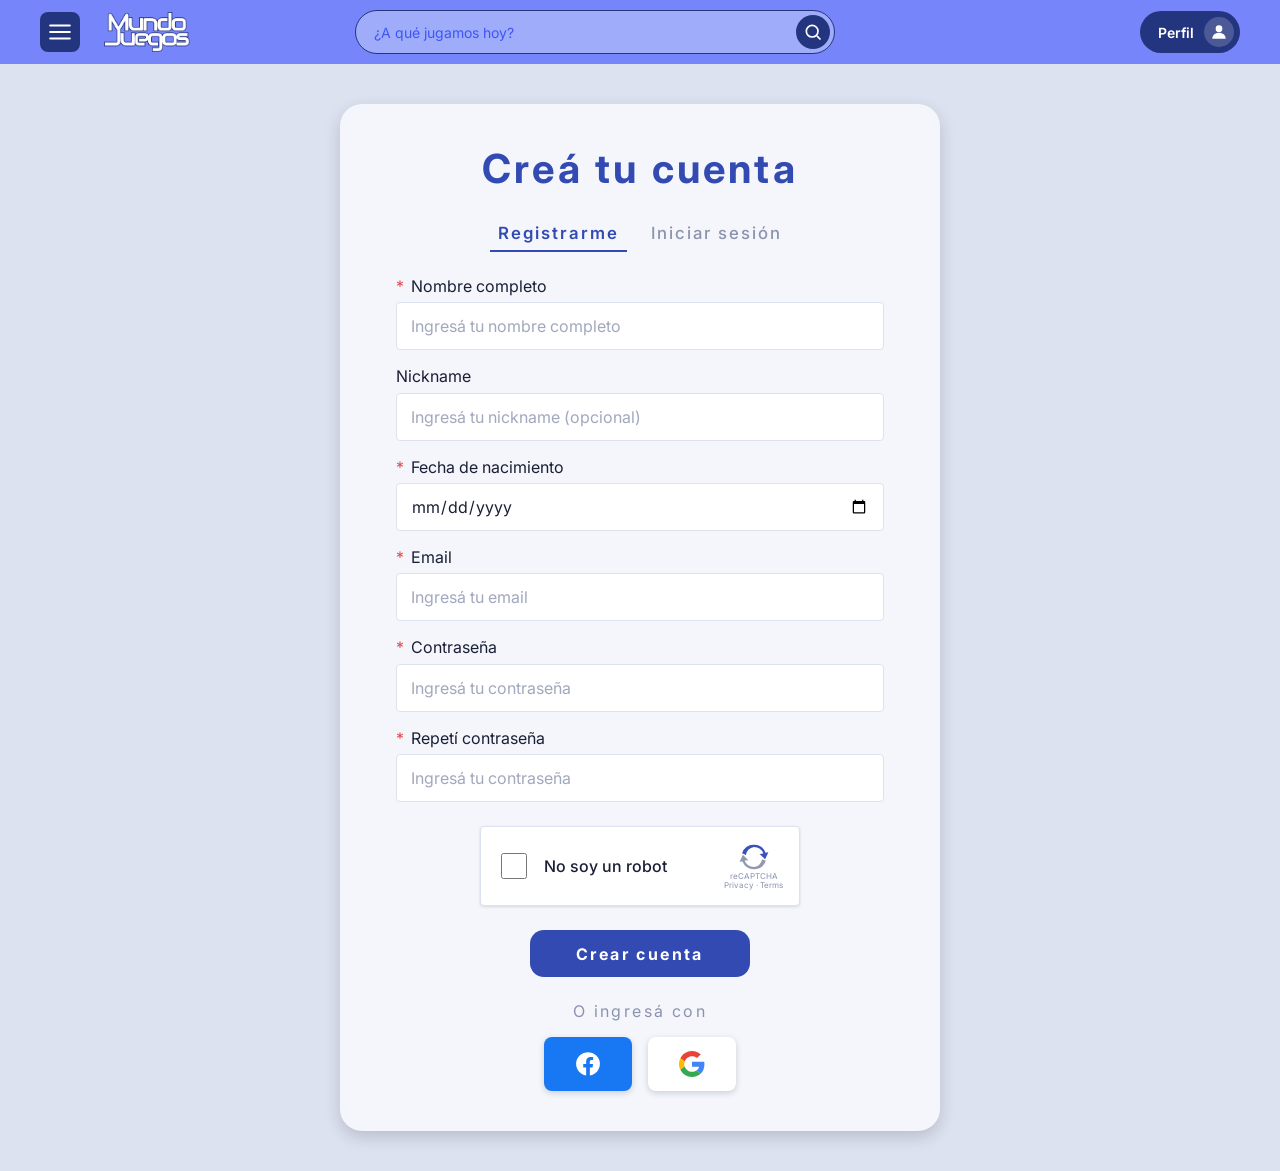
<file: tpe2/login.html>
<!DOCTYPE html>
<html lang="es">
<head>
<meta charset="UTF-8">
<meta name="viewport" content="width=device-width, initial-scale=1.0">
<title>Ingresar — Mundo Juegos</title>

<link rel="preconnect" href="https://fonts.googleapis.com">
<link rel="preconnect" href="https://fonts.gstatic.com" crossorigin>
<link href="https://fonts.googleapis.com/css2?family=Inter:wght@400;500;600;700;800&display=swap" rel="stylesheet">

<link rel="stylesheet" href="css/variables.css">
<link rel="stylesheet" href="css/styles.css">
<link rel="stylesheet" href="css/animations.css">
<link rel="stylesheet" href="css/login.css">
</head>
<body class="auth-body">

<!-- ============ HEADER ============ -->
<header class="site-header">
  <div class="site-header__inner">
    <button class="icon-btn menu-toggle" id="menu-open" aria-label="Abrir menú" aria-controls="side-menu" aria-expanded="false">
      <svg viewBox="0 0 24 24" width="26" height="26" fill="none" stroke="currentColor" stroke-width="2" stroke-linecap="round">
        <line x1="3" y1="6" x2="21" y2="6"/>
        <line x1="3" y1="12" x2="21" y2="12"/>
        <line x1="3" y1="18" x2="21" y2="18"/>
      </svg>
    </button>

    <a href="index.html" class="logo">
      <img src="img/logo-mundo-juegos.png" alt="Mundo Juegos">
    </a>

    <button type="button" class="icon-btn search-toggle" id="search-toggle" aria-label="Abrir buscador" aria-expanded="false" aria-controls="search-form">
      <svg viewBox="0 0 24 24" width="22" height="22" fill="none" stroke="currentColor" stroke-width="2" aria-hidden="true">
        <circle cx="11" cy="11" r="7"/>
        <line x1="21" y1="21" x2="16.65" y2="16.65"/>
      </svg>
    </button>

    <form class="search-bar" id="search-form" role="search" onsubmit="return false;">
      <input type="search" placeholder="¿A qué jugamos hoy?" aria-label="Buscar juegos">
      <button type="submit" class="icon-btn search-btn" aria-label="Buscar">
        <svg viewBox="0 0 24 24" width="20" height="20" fill="none" stroke="currentColor" stroke-width="2">
          <circle cx="11" cy="11" r="7"/>
          <line x1="21" y1="21" x2="16.65" y2="16.65"/>
        </svg>
      </button>
    </form>

    <a href="login.html" class="profile-btn">
      Perfil
      <svg viewBox="0 0 24 24" width="20" height="20" fill="currentColor">
        <circle cx="12" cy="8" r="4"/>
        <path d="M4 20c0-4.4 3.6-7 8-7s8 2.6 8 7"/>
      </svg>
    </a>
  </div>
</header>

<!-- ============ MENÚ LATERAL (idéntico al Home) ============ -->
<nav class="side-menu" id="side-menu" aria-label="Menú principal" aria-hidden="true">
  <button class="icon-btn menu-close" id="menu-close" aria-label="Cerrar menú">
    <svg viewBox="0 0 24 24" width="24" height="24" fill="none" stroke="currentColor" stroke-width="2" stroke-linecap="round">
      <line x1="4" y1="4" x2="20" y2="20"/>
      <line x1="20" y1="4" x2="4" y2="20"/>
    </svg>
  </button>

  <div class="side-menu__user">
    <span class="avatar" aria-hidden="true">
      <svg viewBox="0 0 24 24" width="20" height="20" fill="currentColor">
        <circle cx="12" cy="8" r="4"/>
        <path d="M4 20c0-4.4 3.6-7 8-7s8 2.6 8 7"/>
      </svg>
    </span>
    Hola, Usuario
  </div>

  <ul class="side-menu__list">
    <li><a href="index.html"><svg viewBox="0 0 24 24" width="20" height="20" fill="currentColor"><path d="M12 3 2 12h3v8h6v-5h2v5h6v-8h3z"/></svg> Inicio</a></li>
    <li><a href="index.html#populares"><svg viewBox="0 0 24 24" width="20" height="20" fill="currentColor"><path d="M12 2a5 5 0 0 0-3 9l-1 5h8l-1-5a5 5 0 0 0-3-9zM9 18h6v2H9z"/></svg> Juegos nuevos</a></li>
    <li><a href="#"><svg viewBox="0 0 24 24" width="20" height="20" fill="currentColor"><circle cx="8" cy="8" r="3"/><circle cx="16" cy="9" r="2.5"/><path d="M2 20c0-3.3 2.7-5.5 6-5.5s6 2.2 6 5.5zM14.5 20c.3-2.6 1.8-4.3 4-4.7 2 .5 3.2 2.1 3.5 4.7z"/></svg> Multijugador</a></li>
    <li><a href="#"><svg viewBox="0 0 24 24" width="20" height="20" fill="currentColor"><path d="M12 2a5 5 0 0 0-3 9l-1 5h8l-1-5a5 5 0 0 0-3-9zM9 18h6v2H9z"/></svg> Aventura</a></li>
    <li><a href="#"><svg viewBox="0 0 24 24" width="20" height="20" fill="currentColor"><circle cx="8" cy="8" r="4"/><path d="M11 11 21 21M15 17l3-3"/></svg> Estrategia</a></li>
    <li><a href="#"><svg viewBox="0 0 24 24" width="20" height="20" fill="none" stroke="currentColor" stroke-width="1.6"><path d="M12 3l2.6 5.6 6.2.6-4.6 4.1 1.3 6.1L12 16.3 6.5 19.4l1.3-6.1-4.6-4.1 6.2-.6z"/></svg> Mis favoritos</a></li>
    <li><a href="login.html"><svg viewBox="0 0 24 24" width="20" height="20" fill="currentColor"><circle cx="12" cy="8" r="4"/><path d="M4 20c0-4.4 3.6-7 8-7s8 2.6 8 7"/></svg> Mi perfil</a></li>
  </ul>

  <div class="side-menu__social">
    <p>Seguinos en redes:</p>
    <div class="social-icons">
      <a href="#" aria-label="Instagram"><svg viewBox="0 0 24 24" width="20" height="20" fill="none" stroke="currentColor" stroke-width="1.6"><rect x="3" y="3" width="18" height="18" rx="5"/><circle cx="12" cy="12" r="4"/><circle cx="17.5" cy="6.5" r="1"/></svg></a>
      <a href="#" aria-label="Facebook"><svg viewBox="0 0 24 24" width="20" height="20" fill="none" stroke="currentColor" stroke-width="1.6"><rect x="4" y="4" width="16" height="16"/><path d="M14 9h2V6h-2a3 3 0 0 0-3 3v2H9v3h2v5h3v-5h2l1-3h-3v-2a1 1 0 0 1 1-1z"/></svg></a>
      <a href="#" aria-label="YouTube"><svg viewBox="0 0 24 24" width="20" height="20" fill="none" stroke="currentColor" stroke-width="1.6"><rect x="2" y="6" width="20" height="12" rx="4"/><path d="M10 9.5v5l5-2.5z" fill="currentColor" stroke="none"/></svg></a>
    </div>
  </div>
</nav>
<div class="side-menu-overlay" id="side-menu-overlay" hidden></div>

<main class="auth-page">
  <section class="auth-card" aria-labelledby="auth-title">
    <h1 class="auth-title" id="auth-title">Creá tu cuenta</h1>

    <div class="auth-tabs" role="tablist" aria-label="Registro o inicio de sesión">
      <button type="button" role="tab" id="tab-register" class="auth-tab is-active" aria-selected="true" aria-controls="panel-register">Registrarme</button>
      <button type="button" role="tab" id="tab-login" class="auth-tab" aria-selected="false" aria-controls="panel-login">Iniciar sesión</button>
    </div>

    <!-- ============ REGISTRO ============ -->
    <form id="panel-register" class="auth-form" role="tabpanel" aria-labelledby="tab-register" novalidate>
      <div class="field">
        <label for="reg-name"><span class="req" aria-hidden="true">*</span> Nombre completo</label>
        <input id="reg-name" name="name" type="text" placeholder="Ingresá tu nombre completo" autocomplete="name" required>
        <p class="field__error" role="alert" hidden></p>
      </div>

      <div class="field">
        <label for="reg-nick">Nickname</label>
        <input id="reg-nick" name="nickname" type="text" placeholder="Ingresá tu nickname (opcional)" autocomplete="nickname">
        <p class="field__error" role="alert" hidden></p>
      </div>

      <div class="field">
        <label for="reg-birth"><span class="req" aria-hidden="true">*</span> Fecha de nacimiento</label>
        <input id="reg-birth" name="birth" type="date" autocomplete="bday" required>
        <p class="field__error" role="alert" hidden></p>
      </div>

      <div class="field">
        <label for="reg-email"><span class="req" aria-hidden="true">*</span> Email</label>
        <input id="reg-email" name="email" type="email" placeholder="Ingresá tu email" autocomplete="email" required>
        <p class="field__error" role="alert" hidden></p>
      </div>

      <div class="field">
        <label for="reg-pass"><span class="req" aria-hidden="true">*</span> Contraseña</label>
        <input id="reg-pass" name="password" type="password" placeholder="Ingresá tu contraseña" autocomplete="new-password" required>
        <p class="field__error" role="alert" hidden></p>
      </div>

      <div class="field">
        <label for="reg-pass2"><span class="req" aria-hidden="true">*</span> Repetí contraseña</label>
        <input id="reg-pass2" name="password2" type="password" placeholder="Ingresá tu contraseña" autocomplete="new-password" required>
        <p class="field__error" role="alert" hidden></p>
      </div>

      <div class="field field--captcha">
        <label class="captcha" for="reg-captcha">
          <input id="reg-captcha" type="checkbox">
          <span class="captcha__text">No soy un robot</span>
          <span class="captcha__brand">
            <svg viewBox="0 0 24 24" width="30" height="30" aria-hidden="true"><path d="M12 4a8 8 0 0 1 7.5 5.2l-3 .3 4.4 4.3 2.6-5.6-2.3.3A10 10 0 0 0 2.5 9l3 1.3A8 8 0 0 1 12 4z" fill="#3a50ba"/><path d="M12 20a8 8 0 0 1-7.5-5.2l3-.3-4.4-4.3L.5 15.8l2.3-.3A10 10 0 0 0 21.5 15l-3-1.3A8 8 0 0 1 12 20z" fill="#9299ae"/></svg>
            <small>reCAPTCHA</small>
            <small>Privacy · Terms</small>
          </span>
        </label>
        <p class="field__error" role="alert" hidden></p>
      </div>

      <button type="submit" class="btn btn--primary auth-submit">Crear cuenta</button>
    </form>

    <!-- ============ LOGIN ============ -->
    <form id="panel-login" class="auth-form" role="tabpanel" aria-labelledby="tab-login" novalidate hidden>
      <div class="field">
        <label for="log-email"><span class="req" aria-hidden="true">*</span> Email</label>
        <input id="log-email" name="email" type="email" placeholder="Ingresá tu email" autocomplete="email" required>
        <p class="field__error" role="alert" hidden></p>
      </div>

      <div class="field">
        <label for="log-pass"><span class="req" aria-hidden="true">*</span> Contraseña</label>
        <input id="log-pass" name="password" type="password" placeholder="Ingresá tu contraseña" autocomplete="current-password" required>
        <p class="field__error" role="alert" hidden></p>
      </div>

      <button type="submit" class="btn btn--primary auth-submit">Iniciar sesión</button>
      <a href="#" class="auth-forgot">¿Olvidaste tu contraseña?</a>
    </form>

    <!-- ============ REGISTRO EXITOSO ============ -->
    <div class="auth-success" id="auth-success" role="status" hidden>
      <div class="auth-success__icon" aria-hidden="true">
        <svg viewBox="0 0 52 52" width="72" height="72">
          <circle class="success-circle" cx="26" cy="26" r="24" pathLength="100" fill="none" stroke="currentColor" stroke-width="3"/>
          <path class="success-check" d="M14 27l8 8 16-17" pathLength="100" fill="none" stroke="currentColor" stroke-width="4" stroke-linecap="round" stroke-linejoin="round"/>
        </svg>
      </div>
      <h2>¡Cuenta creada con éxito!</h2>
      <p id="auth-success-text">Te damos la bienvenida a Mundo Juegos.</p>
      <a href="index.html" class="btn btn--primary">Ir al inicio</a>
    </div>

    <!-- ============ REDES ============ -->
    <div class="auth-social" id="auth-social">
      <p>O ingresá con</p>
      <div class="auth-social__buttons">
        <button type="button" class="social-btn social-btn--facebook" aria-label="Continuar con Facebook">
          <svg viewBox="0 0 24 24" width="28" height="28" fill="#fff" aria-hidden="true"><path d="M12 2a10 10 0 0 0-1.6 19.9v-7H7.9V12h2.5V9.8c0-2.5 1.5-3.9 3.8-3.9 1.1 0 2.2.2 2.2.2v2.5h-1.3c-1.2 0-1.6.8-1.6 1.6V12h2.8l-.4 2.9h-2.3v7A10 10 0 0 0 12 2z"/></svg>
        </button>
        <button type="button" class="social-btn social-btn--google" aria-label="Continuar con Google">
          <svg viewBox="0 0 48 48" width="26" height="26" aria-hidden="true"><path fill="#EA4335" d="M24 9.5c3.54 0 6.71 1.22 9.21 3.6l6.85-6.85C35.9 2.38 30.47 0 24 0 14.62 0 6.51 5.38 2.56 13.22l7.98 6.19C12.43 13.72 17.74 9.5 24 9.5z"/><path fill="#4285F4" d="M46.98 24.55c0-1.57-.15-3.09-.38-4.55H24v9.02h12.94c-.58 2.96-2.26 5.48-4.78 7.18l7.73 6c4.51-4.18 7.09-10.36 7.09-17.65z"/><path fill="#FBBC05" d="M10.53 28.59c-.48-1.45-.76-2.99-.76-4.59s.27-3.14.76-4.59l-7.98-6.19C.92 16.46 0 20.12 0 24c0 3.88.92 7.54 2.56 10.78l7.97-6.19z"/><path fill="#34A853" d="M24 48c6.48 0 11.93-2.13 15.89-5.81l-7.73-6c-2.15 1.45-4.92 2.3-8.16 2.3-6.26 0-11.57-4.22-13.47-9.91l-7.98 6.19C6.51 42.62 14.62 48 24 48z"/></svg>
        </button>
      </div>
    </div>
  </section>
</main>

<script src="js/script.js"></script>
<script src="js/login.js"></script>
</body>
</html>
</file>
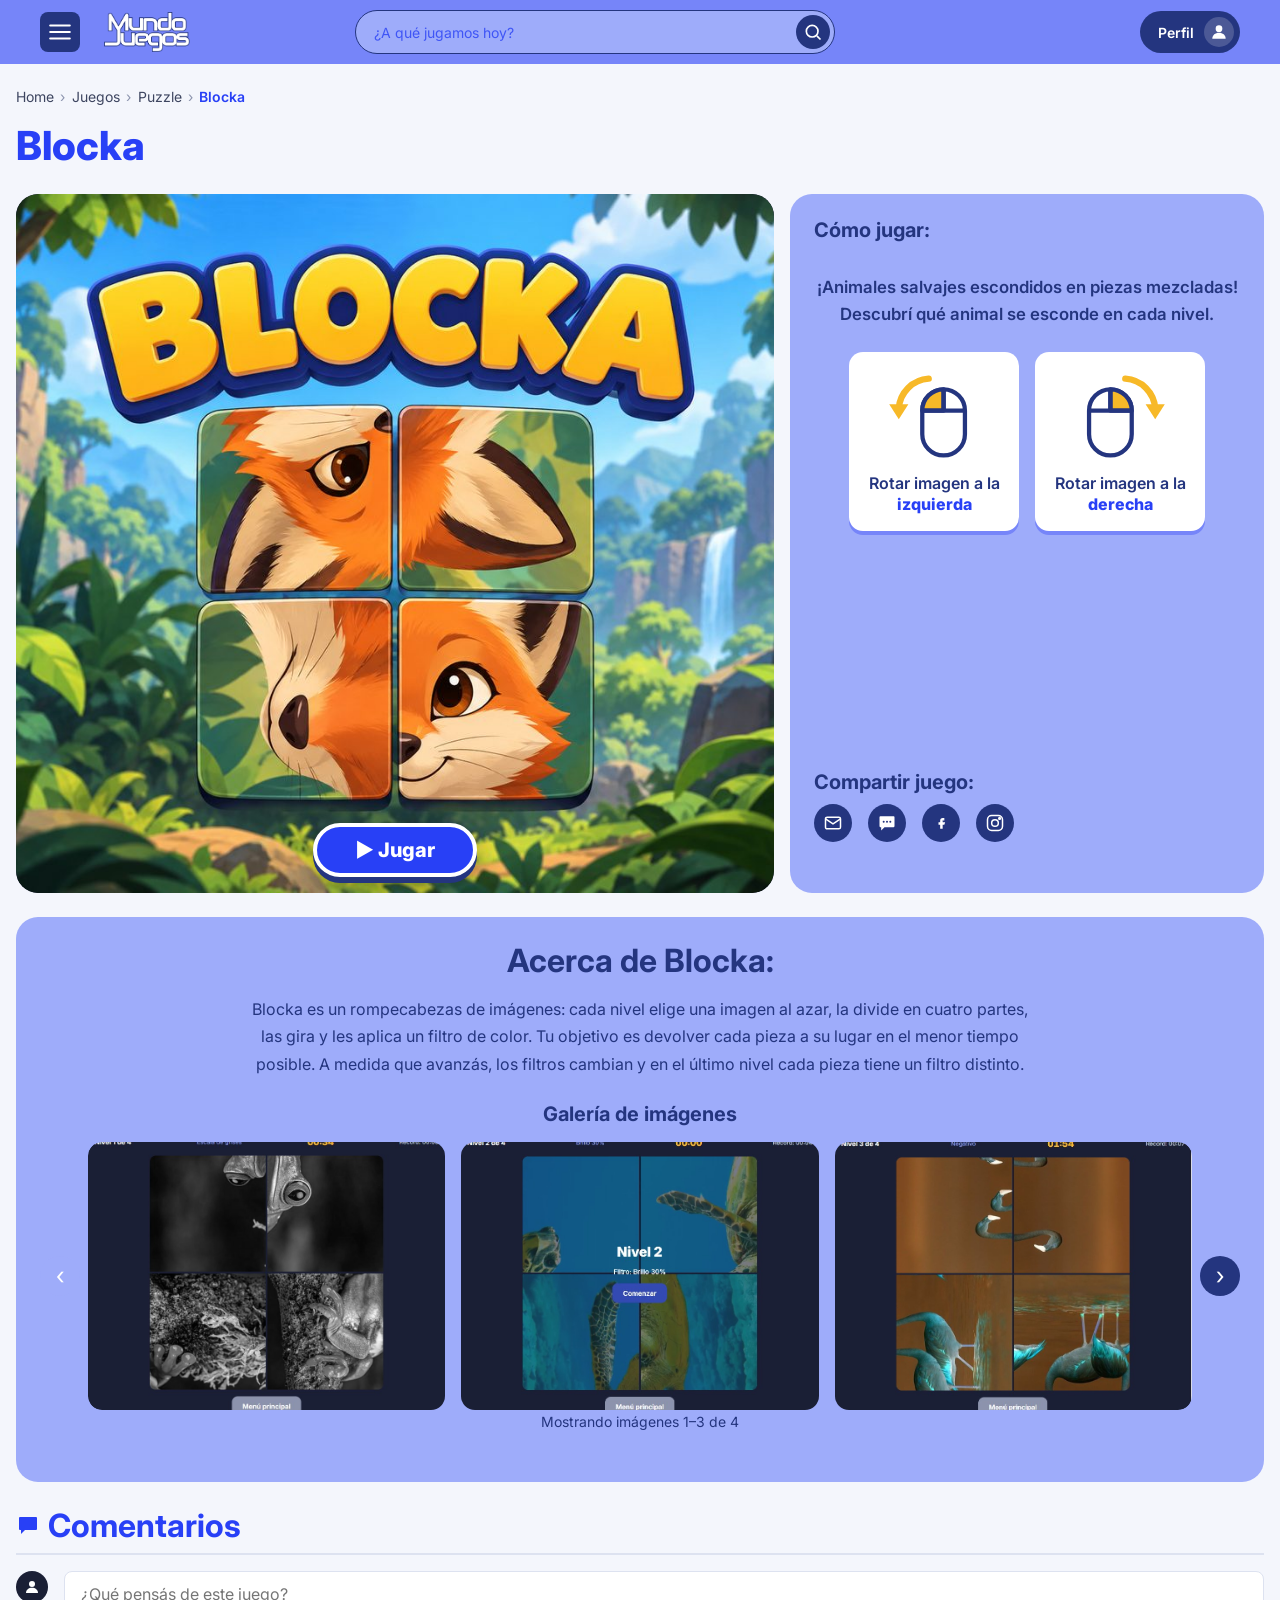
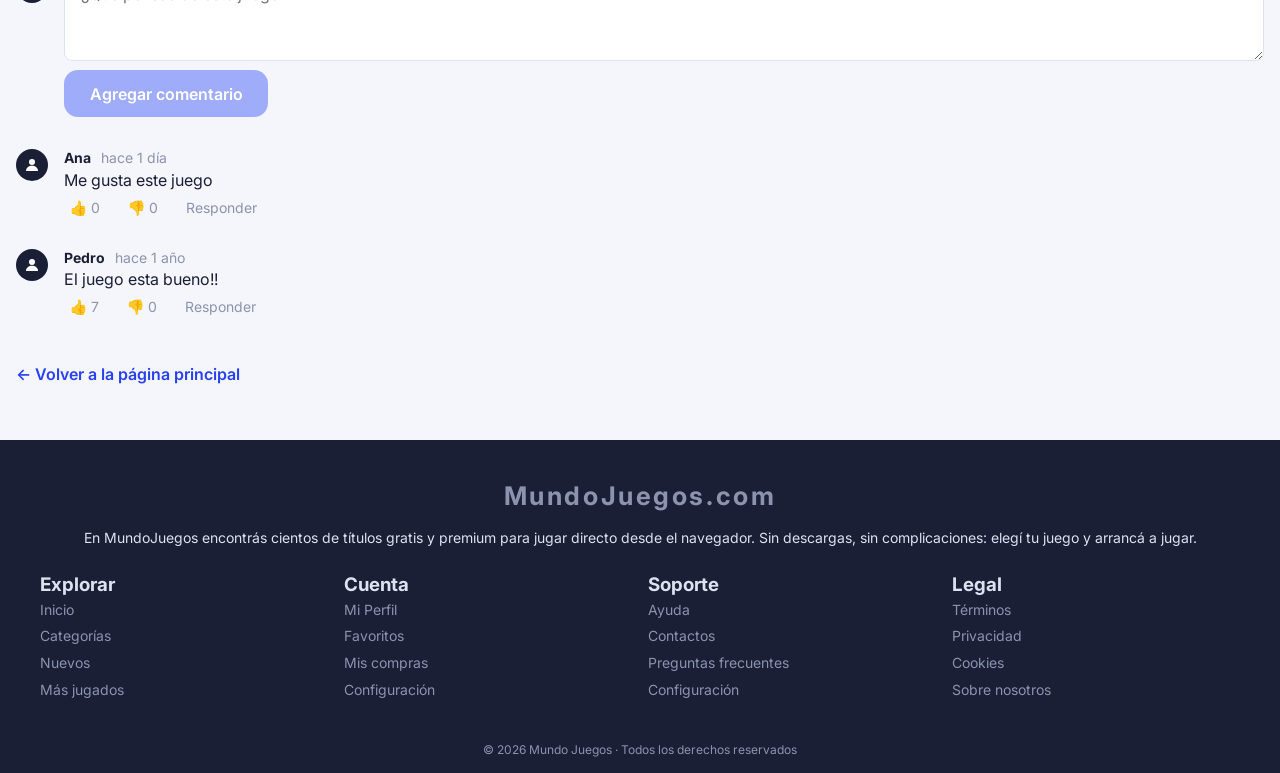
<file: tpe3/blocka.html>
<!DOCTYPE html>
<html lang="es">
<head>
<meta charset="UTF-8">
<meta name="viewport" content="width=device-width, initial-scale=1.0">
<title>Blocka — Mundo Juegos</title>

<link rel="preconnect" href="https://fonts.googleapis.com">
<link rel="preconnect" href="https://fonts.gstatic.com" crossorigin>
<link href="https://fonts.googleapis.com/css2?family=Inter:wght@400;500;600;700;800&display=swap" rel="stylesheet">

<link rel="stylesheet" href="css/variables.css">
<link rel="stylesheet" href="css/styles.css">
<link rel="stylesheet" href="css/animations.css">
<link rel="stylesheet" href="css/game.css">
<link rel="stylesheet" href="css/blocka.css">
</head>
<body data-game-id="blocka">

<!-- ============ HEADER ============ -->
<header class="site-header">
  <div class="site-header__inner">
    <button class="icon-btn menu-toggle" id="menu-open" aria-label="Abrir menú" aria-controls="side-menu" aria-expanded="false">
      <svg viewBox="0 0 24 24" width="26" height="26" fill="none" stroke="currentColor" stroke-width="2" stroke-linecap="round">
        <line x1="3" y1="6" x2="21" y2="6"/>
        <line x1="3" y1="12" x2="21" y2="12"/>
        <line x1="3" y1="18" x2="21" y2="18"/>
      </svg>
    </button>

    <a href="index.html" class="logo">
      <img src="img/logo-mundo-juegos.png" alt="Mundo Juegos">
    </a>

    <button type="button" class="icon-btn search-toggle" id="search-toggle" aria-label="Abrir buscador" aria-expanded="false" aria-controls="search-form">
      <svg viewBox="0 0 24 24" width="22" height="22" fill="none" stroke="currentColor" stroke-width="2" aria-hidden="true">
        <circle cx="11" cy="11" r="7"/>
        <line x1="21" y1="21" x2="16.65" y2="16.65"/>
      </svg>
    </button>

    <form class="search-bar" id="search-form" role="search" onsubmit="return false;">
      <input type="search" placeholder="¿A qué jugamos hoy?" aria-label="Buscar juegos">
      <button type="submit" class="icon-btn search-btn" aria-label="Buscar">
        <svg viewBox="0 0 24 24" width="20" height="20" fill="none" stroke="currentColor" stroke-width="2">
          <circle cx="11" cy="11" r="7"/>
          <line x1="21" y1="21" x2="16.65" y2="16.65"/>
        </svg>
      </button>
    </form>

    <a href="login.html" class="profile-btn">
      Perfil
      <svg viewBox="0 0 24 24" width="20" height="20" fill="currentColor">
        <circle cx="12" cy="8" r="4"/>
        <path d="M4 20c0-4.4 3.6-7 8-7s8 2.6 8 7"/>
      </svg>
    </a>
  </div>
</header>

<!-- ============ MENÚ LATERAL (idéntico al Home) ============ -->
<nav class="side-menu" id="side-menu" aria-label="Menú principal" aria-hidden="true">
  <button class="icon-btn menu-close" id="menu-close" aria-label="Cerrar menú">
    <svg viewBox="0 0 24 24" width="24" height="24" fill="none" stroke="currentColor" stroke-width="2" stroke-linecap="round">
      <line x1="4" y1="4" x2="20" y2="20"/>
      <line x1="20" y1="4" x2="4" y2="20"/>
    </svg>
  </button>

  <div class="side-menu__user">
    <span class="avatar" aria-hidden="true">
      <svg viewBox="0 0 24 24" width="20" height="20" fill="currentColor">
        <circle cx="12" cy="8" r="4"/>
        <path d="M4 20c0-4.4 3.6-7 8-7s8 2.6 8 7"/>
      </svg>
    </span>
    Hola, Usuario
  </div>

  <ul class="side-menu__list">
    <li><a href="index.html"><svg viewBox="0 0 24 24" width="20" height="20" fill="currentColor"><path d="M12 3 2 12h3v8h6v-5h2v5h6v-8h3z"/></svg> Inicio</a></li>
    <li><a href="index.html#populares"><svg viewBox="0 0 24 24" width="20" height="20" fill="currentColor"><path d="M12 2a5 5 0 0 0-3 9l-1 5h8l-1-5a5 5 0 0 0-3-9zM9 18h6v2H9z"/></svg> Juegos nuevos</a></li>
    <li><a href="#"><svg viewBox="0 0 24 24" width="20" height="20" fill="currentColor"><circle cx="8" cy="8" r="3"/><circle cx="16" cy="9" r="2.5"/><path d="M2 20c0-3.3 2.7-5.5 6-5.5s6 2.2 6 5.5zM14.5 20c.3-2.6 1.8-4.3 4-4.7 2 .5 3.2 2.1 3.5 4.7z"/></svg> Multijugador</a></li>
    <li><a href="#"><svg viewBox="0 0 24 24" width="20" height="20" fill="currentColor"><path d="M12 2a5 5 0 0 0-3 9l-1 5h8l-1-5a5 5 0 0 0-3-9zM9 18h6v2H9z"/></svg> Aventura</a></li>
    <li><a href="#"><svg viewBox="0 0 24 24" width="20" height="20" fill="currentColor"><circle cx="8" cy="8" r="4"/><path d="M11 11 21 21M15 17l3-3"/></svg> Estrategia</a></li>
    <li><a href="#"><svg viewBox="0 0 24 24" width="20" height="20" fill="none" stroke="currentColor" stroke-width="1.6"><path d="M12 3l2.6 5.6 6.2.6-4.6 4.1 1.3 6.1L12 16.3 6.5 19.4l1.3-6.1-4.6-4.1 6.2-.6z"/></svg> Mis favoritos</a></li>
    <li><a href="login.html"><svg viewBox="0 0 24 24" width="20" height="20" fill="currentColor"><circle cx="12" cy="8" r="4"/><path d="M4 20c0-4.4 3.6-7 8-7s8 2.6 8 7"/></svg> Mi perfil</a></li>
  </ul>

  <div class="side-menu__social">
    <p>Seguinos en redes:</p>
    <div class="social-icons">
      <a href="#" aria-label="Instagram"><svg viewBox="0 0 24 24" width="20" height="20" fill="none" stroke="currentColor" stroke-width="1.6"><rect x="3" y="3" width="18" height="18" rx="5"/><circle cx="12" cy="12" r="4"/><circle cx="17.5" cy="6.5" r="1"/></svg></a>
      <a href="#" aria-label="Facebook"><svg viewBox="0 0 24 24" width="20" height="20" fill="none" stroke="currentColor" stroke-width="1.6"><rect x="4" y="4" width="16" height="16"/><path d="M14 9h2V6h-2a3 3 0 0 0-3 3v2H9v3h2v5h3v-5h2l1-3h-3v-2a1 1 0 0 1 1-1z"/></svg></a>
      <a href="#" aria-label="YouTube"><svg viewBox="0 0 24 24" width="20" height="20" fill="none" stroke="currentColor" stroke-width="1.6"><rect x="2" y="6" width="20" height="12" rx="4"/><path d="M10 9.5v5l5-2.5z" fill="currentColor" stroke="none"/></svg></a>
    </div>
  </div>
</nav>
<div class="side-menu-overlay" id="side-menu-overlay" hidden></div>

<main class="game-page">

  <!-- ============ BREADCRUMBS ============ -->
  <nav class="breadcrumbs" aria-label="Miga de pan">
    <a href="index.html">Home</a>
    <span aria-hidden="true">›</span>
    <a href="index.html">Juegos</a>
    <span aria-hidden="true">›</span>
    <a href="index.html" id="bc-category">Puzzle</a>
    <span aria-hidden="true">›</span>
    <span aria-current="page" id="bc-current">Blocka</span>
  </nav>

  <h1 class="game-title" id="game-title">Blocka</h1>

  <!-- ============ ÁREA DE JUEGO + AYUDA ============ -->
  <section class="game-run">
    <div class="blocka" aria-label="Área de ejecución del juego">
      <!-- Portada: ocupa todo el recuadro del juego -->
      <div class="blocka__screen blocka__screen--cover" id="screen-menu">
        <h2 class="sr-only">Blocka</h2>
        <button type="button" class="btn blocka__play-btn" id="btn-play">▶ Jugar</button>
      </div>

      <div class="blocka__hud">
        <span class="blocka__level" id="blocka-level">Menú principal</span>
        <span class="blocka__filter" id="blocka-filter"></span>
        <span class="blocka__timer-wrap">
          <span class="blocka__timer" id="blocka-timer" aria-live="off">00:00</span>
          <span class="blocka__penalty" id="blocka-penalty" hidden>+5 s</span>
        </span>
        <span class="blocka__limit" id="blocka-limit" hidden></span>
        <span class="blocka__record" id="blocka-record"></span>
      </div>

      <div class="blocka__stage">
        <canvas id="blocka-canvas" width="560" height="560">Tu navegador no soporta canvas.</canvas>

        <!-- Menú principal -->
        <!-- Cargando la imagen del nivel -->
        <div class="blocka__screen" id="screen-loading" hidden>
          <p>Preparando el nivel…</p>
        </div>

        <!-- Nivel listo: el timer arranca con "Comenzar" -->
        <div class="blocka__screen blocka__screen--soft" id="screen-ready" hidden>
          <h2 class="blocka__screen-title" id="ready-title">Nivel 1</h2>
          <p id="ready-filter">Filtro: Escala de grises</p>
          <p class="blocka__ready-limit" id="ready-limit"></p>
          <button type="button" class="btn btn--primary" id="btn-start">Comenzar</button>
        </div>

        <!-- Nivel completado -->
        <div class="blocka__screen blocka__screen--bottom" id="screen-win" hidden>
          <h2 class="blocka__screen-title" id="win-title">¡Nivel completado!</h2>
          <p id="win-time"></p>
          <div class="blocka__buttons">
            <button type="button" class="btn btn--secondary" id="btn-win-menu">Menú principal</button>
            <button type="button" class="btn btn--primary" id="btn-next">Siguiente nivel →</button>
          </div>
        </div>

        <!-- Nivel perdido (se acabó el tiempo máximo) -->
        <div class="blocka__screen blocka__screen--soft" id="screen-lose" hidden>
          <h2 class="blocka__screen-title">⏳ ¡Se acabó el tiempo!</h2>
          <div class="blocka__buttons">
            <button type="button" class="btn btn--secondary" id="btn-lose-menu">Menú principal</button>
            <button type="button" class="btn btn--primary" id="btn-retry">Reintentar</button>
          </div>
        </div>

        <!-- Error (imagen no encontrada o página abierta con doble clic) -->
        <div class="blocka__screen" id="screen-error" hidden>
          <p id="error-text"></p>
          <button type="button" class="btn btn--primary" id="btn-error-menu">Volver al menú</button>
        </div>
      </div>

      <div class="blocka__actions">
        <button type="button" class="btn btn--secondary" id="btn-menu" hidden>Menú principal</button>
        <button type="button" class="btn btn--primary blocka__help-btn" id="btn-help" hidden>💡 Ayudita (+5 s)</button>
      </div>
    </div>

    <aside class="game-run__help">
      <h2>Cómo jugar:</h2>
      <!-- Texto completo para lectores de pantalla; a la vista va la versión con dibujos -->
      <p id="game-howto" class="sr-only">
        Cada nivel muestra una imagen partida en 4 piezas rotadas y con un
        filtro aplicado. Hacé clic izquierdo sobre una pieza para girarla a la
        izquierda o clic derecho para girarla a la derecha. Cuando las 4 quedan
        derechas, el reloj se detiene y aparece la imagen original.
      </p>

      <p class="howto__intro">
        ¡Animales salvajes escondidos en piezas mezcladas!
        Descubrí qué animal se esconde en cada nivel.
      </p>

      <div class="howto" aria-hidden="true">
        <!-- Los dos clics -->
        <div class="howto__clicks">
          <figure class="howto__click">
            <svg class="howto-mouse" viewBox="0 0 90 90" width="96" height="96">
              <!-- flecha de giro (en el mouse espejado queda hacia el otro lado) -->
              <path d="M40 10 A30 30 0 0 0 12 38" fill="none" stroke="var(--color-accent)" stroke-width="6" stroke-linecap="round"/>
              <polygon points="3,34 21,34 12,48" fill="var(--color-accent)"/>
              <!-- mouse -->
              <rect x="34" y="20" width="40" height="62" rx="20" fill="#fff" stroke="var(--color-primary-500)" stroke-width="4"/>
              <path class="howto-mouse__btn" d="M34 40 v-0 a20 20 0 0 1 20-20 v20 z" fill="var(--color-accent)" stroke="var(--color-primary-500)" stroke-width="4" stroke-linejoin="round"/>
              <line x1="54" y1="20" x2="54" y2="40" stroke="var(--color-primary-500)" stroke-width="4"/>
              <line x1="34" y1="40" x2="74" y2="40" stroke="var(--color-primary-500)" stroke-width="4"/>
            </svg>
            <figcaption>Rotar imagen a la <strong>izquierda</strong></figcaption>
          </figure>
          <figure class="howto__click howto__click--right">
            <svg class="howto-mouse" viewBox="0 0 90 90" width="96" height="96">
              <!-- flecha de giro (en el mouse espejado queda hacia el otro lado) -->
              <path d="M40 10 A30 30 0 0 0 12 38" fill="none" stroke="var(--color-accent)" stroke-width="6" stroke-linecap="round"/>
              <polygon points="3,34 21,34 12,48" fill="var(--color-accent)"/>
              <!-- mouse -->
              <rect x="34" y="20" width="40" height="62" rx="20" fill="#fff" stroke="var(--color-primary-500)" stroke-width="4"/>
              <path class="howto-mouse__btn" d="M34 40 v-0 a20 20 0 0 1 20-20 v20 z" fill="var(--color-accent)" stroke="var(--color-primary-500)" stroke-width="4" stroke-linejoin="round"/>
              <line x1="54" y1="20" x2="54" y2="40" stroke="var(--color-primary-500)" stroke-width="4"/>
              <line x1="34" y1="40" x2="74" y2="40" stroke="var(--color-primary-500)" stroke-width="4"/>
            </svg>
            <figcaption>Rotar imagen a la <strong>derecha</strong></figcaption>
          </figure>
        </div>
      </div>

      <div class="share">
        <h2>Compartir juego:</h2>
        <div class="share__icons">
          <a href="#" id="share-email" class="icon-circle" aria-label="Compartir por email">
            <svg viewBox="0 0 24 24" width="20" height="20" fill="none" stroke="currentColor" stroke-width="1.8" aria-hidden="true"><rect x="3" y="5" width="18" height="14" rx="2"/><path d="M3 7l9 6 9-6"/></svg>
          </a>
          <a href="#" id="share-message" class="icon-circle" target="_blank" rel="noopener" aria-label="Compartir por mensaje (WhatsApp)">
            <svg viewBox="0 0 24 24" width="20" height="20" fill="currentColor" aria-hidden="true"><path d="M4 4h16a1 1 0 0 1 1 1v11a1 1 0 0 1-1 1H9l-4 4v-4H4a1 1 0 0 1-1-1V5a1 1 0 0 1 1-1z"/><circle cx="8" cy="10.5" r="1.2" fill="var(--color-primary-500)"/><circle cx="12" cy="10.5" r="1.2" fill="var(--color-primary-500)"/><circle cx="16" cy="10.5" r="1.2" fill="var(--color-primary-500)"/></svg>
          </a>
          <a href="#" id="share-facebook" class="icon-circle" target="_blank" rel="noopener" aria-label="Compartir en Facebook">
            <svg viewBox="0 0 24 24" width="20" height="20" fill="currentColor" aria-hidden="true"><path d="M14 9h2V6h-2a3 3 0 0 0-3 3v2H9v3h2v5h3v-5h2l1-3h-3v-2a1 1 0 0 1 1-1z"/></svg>
          </a>
          <button type="button" id="share-instagram" class="icon-circle" aria-label="Copiar enlace para compartir en Instagram">
            <svg viewBox="0 0 24 24" width="20" height="20" fill="none" stroke="currentColor" stroke-width="1.8" aria-hidden="true"><rect x="3" y="3" width="18" height="18" rx="5"/><circle cx="12" cy="12" r="4"/><circle cx="17.5" cy="6.5" r="1"/></svg>
          </button>
        </div>
        <p class="share__status" id="share-status" role="status" aria-live="polite"></p>
      </div>
    </aside>
  </section>

  <!-- ============ DESCRIPCIÓN + GALERÍA ============ -->
  <section class="about-box">
    <h2 id="about-title">Acerca de Blocka:</h2>
    <p id="about-text">
      Blocka es un rompecabezas de imágenes: cada nivel elige una imagen al
      azar, la divide en cuatro partes, las gira y les aplica un filtro de
      color. Tu objetivo es devolver cada pieza a su lugar en el menor tiempo
      posible. A medida que avanzás, los filtros cambian y en el último nivel
      cada pieza tiene un filtro distinto.
    </p>

    <h3>Galería de imágenes</h3>
    <div class="gallery" id="gallery" role="region" aria-roledescription="carrusel" aria-label="Galería de imágenes">
      <button type="button" class="gallery__arrow" id="gallery-prev" aria-label="Imágenes anteriores">‹</button>
      <div class="gallery__viewport">
        <ul class="gallery__track" id="gallery-track"></ul>
      </div>
      <button type="button" class="gallery__arrow" id="gallery-next" aria-label="Imágenes siguientes">›</button>
    </div>
    <p class="gallery__status" id="gallery-status" role="status" aria-live="polite"></p>
  </section>

  <!-- ============ COMUNIDAD / COMENTARIOS ============ -->
  <section class="comments" aria-label="Comentarios de la comunidad">
    <h2>
      <svg viewBox="0 0 24 24" width="24" height="24" fill="currentColor" aria-hidden="true"><path d="M4 4h16a1 1 0 0 1 1 1v11a1 1 0 0 1-1 1H9l-4 4v-4H4a1 1 0 0 1-1-1V5a1 1 0 0 1 1-1z"/></svg>
      Comentarios
    </h2>

    <form class="comment-form" id="comment-form">
      <div class="avatar avatar--sm" aria-hidden="true">
        <svg viewBox="0 0 24 24" width="18" height="18" fill="currentColor"><circle cx="12" cy="8" r="4"/><path d="M4 20c0-4.4 3.6-7 8-7s8 2.6 8 7"/></svg>
      </div>
      <div class="comment-form__field">
        <textarea placeholder="¿Qué pensás de este juego?" aria-label="Tu comentario" required></textarea>
        <button type="submit" class="btn btn--primary" disabled>Agregar comentario</button>
      </div>
    </form>

    <ul class="comment-list" id="comment-list">
      <li class="comment">
        <div class="avatar avatar--sm" aria-hidden="true">
          <svg viewBox="0 0 24 24" width="18" height="18" fill="currentColor"><circle cx="12" cy="8" r="4"/><path d="M4 20c0-4.4 3.6-7 8-7s8 2.6 8 7"/></svg>
        </div>
        <div class="comment__body">
          <p class="comment__meta"><strong>Ana</strong> <span>hace 1 día</span></p>
          <p class="comment__text">Me gusta este juego</p>
          <div class="comment__actions">
            <button type="button">👍 0</button>
            <button type="button">👎 0</button>
            <button type="button">Responder</button>
          </div>
        </div>
      </li>
      <li class="comment">
        <div class="avatar avatar--sm" aria-hidden="true">
          <svg viewBox="0 0 24 24" width="18" height="18" fill="currentColor"><circle cx="12" cy="8" r="4"/><path d="M4 20c0-4.4 3.6-7 8-7s8 2.6 8 7"/></svg>
        </div>
        <div class="comment__body">
          <p class="comment__meta"><strong>Pedro</strong> <span>hace 1 año</span></p>
          <p class="comment__text">El juego esta bueno!!</p>
          <div class="comment__actions">
            <button type="button">👍 7</button>
            <button type="button">👎 0</button>
            <button type="button">Responder</button>
          </div>
        </div>
      </li>
    </ul>
  </section>

  <a href="index.html" class="back-home">← Volver a la página principal</a>
</main>

<!-- ============ FOOTER (idéntico al Home) ============ -->
<footer class="site-footer">
  <p class="site-footer__brand">MundoJuegos.com</p>
  <p class="site-footer__desc">
    En MundoJuegos encontrás cientos de títulos gratis y premium para jugar
    directo desde el navegador. Sin descargas, sin complicaciones: elegí tu
    juego y arrancá a jugar.
  </p>

  <div class="site-footer__cols">
    <div class="footer-col">
      <h3>Explorar</h3>
      <a href="index.html">Inicio</a>
      <a href="#">Categorías</a>
      <a href="#">Nuevos</a>
      <a href="#">Más jugados</a>
    </div>
    <div class="footer-col">
      <h3>Cuenta</h3>
      <a href="login.html">Mi Perfil</a>
      <a href="#">Favoritos</a>
      <a href="#">Mis compras</a>
      <a href="#">Configuración</a>
    </div>
    <div class="footer-col">
      <h3>Soporte</h3>
      <a href="#">Ayuda</a>
      <a href="#">Contactos</a>
      <a href="#">Preguntas frecuentes</a>
      <a href="#">Configuración</a>
    </div>
    <div class="footer-col">
      <h3>Legal</h3>
      <a href="#">Términos</a>
      <a href="#">Privacidad</a>
      <a href="#">Cookies</a>
      <a href="#">Sobre nosotros</a>
    </div>
  </div>

  <p class="site-footer__copy">© 2026 Mundo Juegos · Todos los derechos reservados</p>
</footer>

<script src="js/games.js"></script>
<script src="js/script.js"></script>
<script src="js/game.js"></script>
<script src="js/blocka.js"></script>
<script src="js/footer.js"></script>
</body>
</html>
</file>
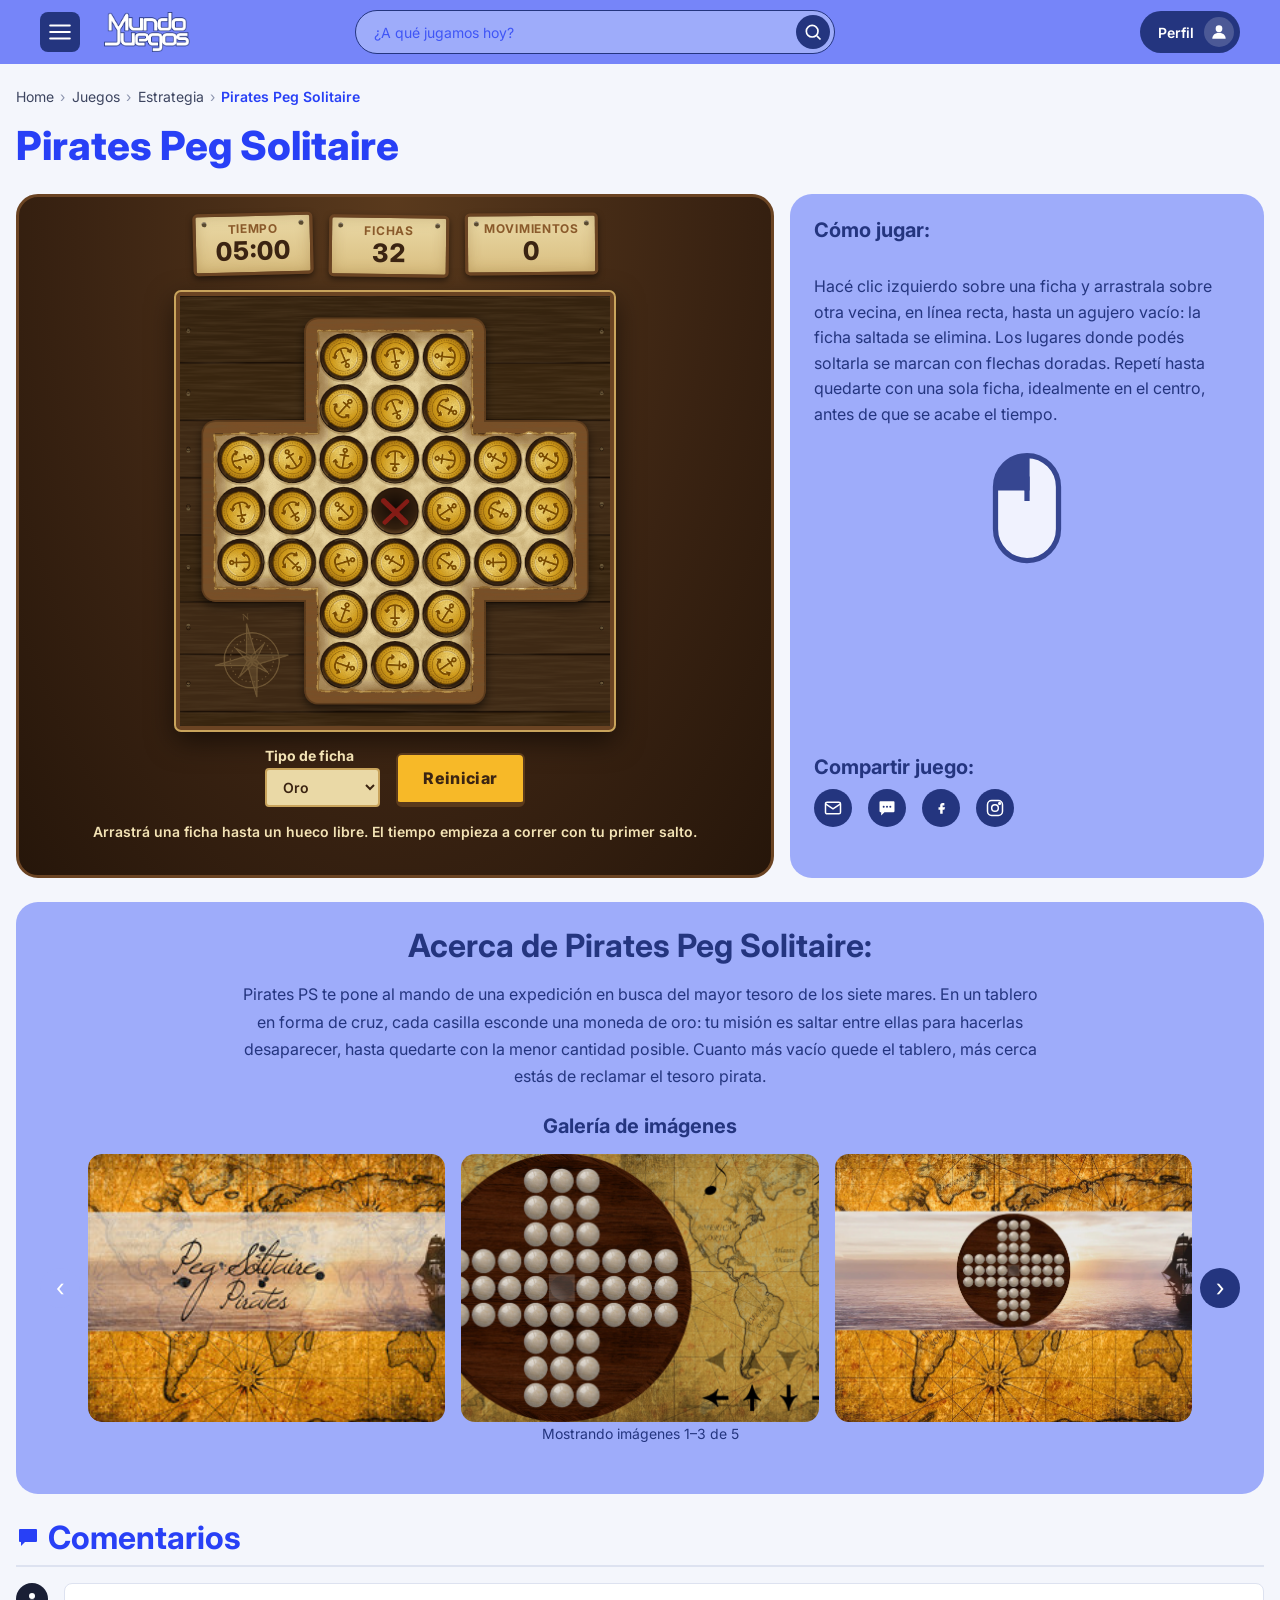
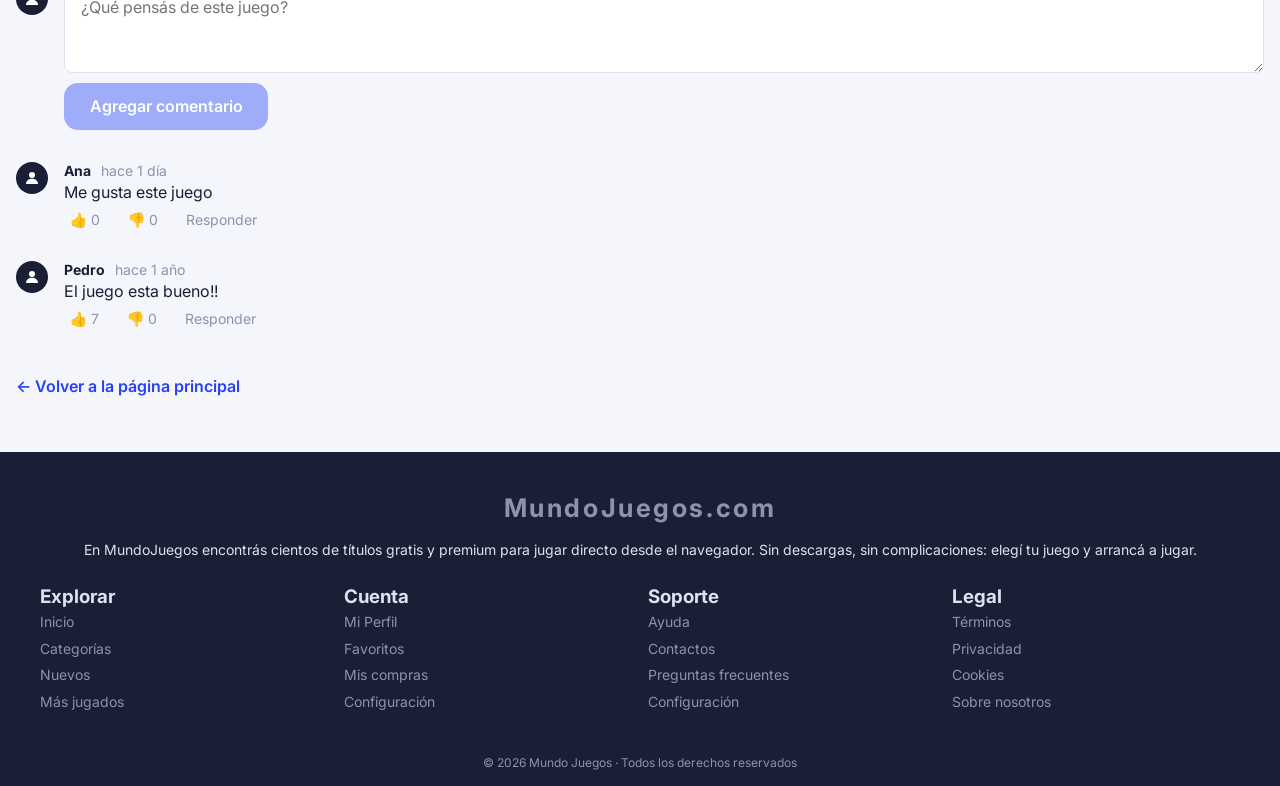
<file: tpe4/game.html>
<!DOCTYPE html>
<html lang="es">
<head>
<meta charset="UTF-8">
<meta name="viewport" content="width=device-width, initial-scale=1.0">
<title>Pirates Peg Solitaire — Mundo Juegos</title>

<link rel="preconnect" href="https://fonts.googleapis.com">
<link rel="preconnect" href="https://fonts.gstatic.com" crossorigin>
<link href="https://fonts.googleapis.com/css2?family=Inter:wght@400;500;600;700;800&display=swap" rel="stylesheet">

<link rel="stylesheet" href="css/variables.css">
<link rel="stylesheet" href="css/styles.css">
<link rel="stylesheet" href="css/animations.css">
<link rel="stylesheet" href="css/game.css">
<link rel="stylesheet" href="css/peg-solitaire.css">
</head>
<body>

<!-- ============ HEADER ============ -->
<header class="site-header">
  <div class="site-header__inner">
    <button class="icon-btn menu-toggle" id="menu-open" aria-label="Abrir menú" aria-controls="side-menu" aria-expanded="false">
      <svg viewBox="0 0 24 24" width="26" height="26" fill="none" stroke="currentColor" stroke-width="2" stroke-linecap="round">
        <line x1="3" y1="6" x2="21" y2="6"/>
        <line x1="3" y1="12" x2="21" y2="12"/>
        <line x1="3" y1="18" x2="21" y2="18"/>
      </svg>
    </button>

    <a href="index.html" class="logo">
      <img src="img/logo-mundo-juegos.png" alt="Mundo Juegos">
    </a>

    <button type="button" class="icon-btn search-toggle" id="search-toggle" aria-label="Abrir buscador" aria-expanded="false" aria-controls="search-form">
      <svg viewBox="0 0 24 24" width="22" height="22" fill="none" stroke="currentColor" stroke-width="2" aria-hidden="true">
        <circle cx="11" cy="11" r="7"/>
        <line x1="21" y1="21" x2="16.65" y2="16.65"/>
      </svg>
    </button>

    <form class="search-bar" id="search-form" role="search" onsubmit="return false;">
      <input type="search" placeholder="¿A qué jugamos hoy?" aria-label="Buscar juegos">
      <button type="submit" class="icon-btn search-btn" aria-label="Buscar">
        <svg viewBox="0 0 24 24" width="20" height="20" fill="none" stroke="currentColor" stroke-width="2">
          <circle cx="11" cy="11" r="7"/>
          <line x1="21" y1="21" x2="16.65" y2="16.65"/>
        </svg>
      </button>
    </form>

    <a href="login.html" class="profile-btn">
      Perfil
      <svg viewBox="0 0 24 24" width="20" height="20" fill="currentColor">
        <circle cx="12" cy="8" r="4"/>
        <path d="M4 20c0-4.4 3.6-7 8-7s8 2.6 8 7"/>
      </svg>
    </a>
  </div>
</header>

<!-- ============ MENÚ LATERAL (idéntico al Home) ============ -->
<nav class="side-menu" id="side-menu" aria-label="Menú principal" aria-hidden="true">
  <button class="icon-btn menu-close" id="menu-close" aria-label="Cerrar menú">
    <svg viewBox="0 0 24 24" width="24" height="24" fill="none" stroke="currentColor" stroke-width="2" stroke-linecap="round">
      <line x1="4" y1="4" x2="20" y2="20"/>
      <line x1="20" y1="4" x2="4" y2="20"/>
    </svg>
  </button>

  <div class="side-menu__user">
    <span class="avatar" aria-hidden="true">
      <svg viewBox="0 0 24 24" width="20" height="20" fill="currentColor">
        <circle cx="12" cy="8" r="4"/>
        <path d="M4 20c0-4.4 3.6-7 8-7s8 2.6 8 7"/>
      </svg>
    </span>
    Hola, Usuario
  </div>

  <ul class="side-menu__list">
    <li><a href="index.html"><svg viewBox="0 0 24 24" width="20" height="20" fill="currentColor"><path d="M12 3 2 12h3v8h6v-5h2v5h6v-8h3z"/></svg> Inicio</a></li>
    <li><a href="index.html#populares"><svg viewBox="0 0 24 24" width="20" height="20" fill="currentColor"><path d="M12 2a5 5 0 0 0-3 9l-1 5h8l-1-5a5 5 0 0 0-3-9zM9 18h6v2H9z"/></svg> Juegos nuevos</a></li>
    <li><a href="#"><svg viewBox="0 0 24 24" width="20" height="20" fill="currentColor"><circle cx="8" cy="8" r="3"/><circle cx="16" cy="9" r="2.5"/><path d="M2 20c0-3.3 2.7-5.5 6-5.5s6 2.2 6 5.5zM14.5 20c.3-2.6 1.8-4.3 4-4.7 2 .5 3.2 2.1 3.5 4.7z"/></svg> Multijugador</a></li>
    <li><a href="#"><svg viewBox="0 0 24 24" width="20" height="20" fill="currentColor"><path d="M12 2a5 5 0 0 0-3 9l-1 5h8l-1-5a5 5 0 0 0-3-9zM9 18h6v2H9z"/></svg> Aventura</a></li>
    <li><a href="#" class="is-current"><svg viewBox="0 0 24 24" width="20" height="20" fill="currentColor"><circle cx="8" cy="8" r="4"/><path d="M11 11 21 21M15 17l3-3"/></svg> Estrategia</a></li>
    <li><a href="#"><svg viewBox="0 0 24 24" width="20" height="20" fill="none" stroke="currentColor" stroke-width="1.6"><path d="M12 3l2.6 5.6 6.2.6-4.6 4.1 1.3 6.1L12 16.3 6.5 19.4l1.3-6.1-4.6-4.1 6.2-.6z"/></svg> Mis favoritos</a></li>
    <li><a href="login.html"><svg viewBox="0 0 24 24" width="20" height="20" fill="currentColor"><circle cx="12" cy="8" r="4"/><path d="M4 20c0-4.4 3.6-7 8-7s8 2.6 8 7"/></svg> Mi perfil</a></li>
  </ul>

  <div class="side-menu__social">
    <p>Seguinos en redes:</p>
    <div class="social-icons">
      <a href="#" aria-label="Instagram"><svg viewBox="0 0 24 24" width="20" height="20" fill="none" stroke="currentColor" stroke-width="1.6"><rect x="3" y="3" width="18" height="18" rx="5"/><circle cx="12" cy="12" r="4"/><circle cx="17.5" cy="6.5" r="1"/></svg></a>
      <a href="#" aria-label="Facebook"><svg viewBox="0 0 24 24" width="20" height="20" fill="none" stroke="currentColor" stroke-width="1.6"><rect x="4" y="4" width="16" height="16"/><path d="M14 9h2V6h-2a3 3 0 0 0-3 3v2H9v3h2v5h3v-5h2l1-3h-3v-2a1 1 0 0 1 1-1z"/></svg></a>
      <a href="#" aria-label="YouTube"><svg viewBox="0 0 24 24" width="20" height="20" fill="none" stroke="currentColor" stroke-width="1.6"><rect x="2" y="6" width="20" height="12" rx="4"/><path d="M10 9.5v5l5-2.5z" fill="currentColor" stroke="none"/></svg></a>
    </div>
  </div>
</nav>
<div class="side-menu-overlay" id="side-menu-overlay" hidden></div>

<main class="game-page">

  <!-- ============ BREADCRUMBS ============ -->
  <nav class="breadcrumbs" aria-label="Miga de pan">
    <a href="index.html">Home</a>
    <span aria-hidden="true">›</span>
    <a href="index.html">Juegos</a>
    <span aria-hidden="true">›</span>
    <a href="index.html" id="bc-category">Estrategia</a>
    <span aria-hidden="true">›</span>
    <span aria-current="page" id="bc-current">Pirates Peg Solitaire</span>
  </nav>

  <h1 class="game-title" id="game-title">Pirates Peg Solitaire</h1>

  <!-- ============ ÁREA DE JUEGO + AYUDA ============ -->
  <section class="game-run">
    <div class="game-run__board thumb--pirates" id="game-board" aria-label="Área de ejecución del juego">
      <!-- Peg Solitaire (js/peg-solitaire.js). Solo se muestra en la página de Pirates Peg Solitaire -->
      <div class="peg-juego" id="peg-juego">
        <div class="peg-hud">
          <div class="peg-dato"><small>Tiempo</small><strong id="pegTimer">05:00</strong></div>
          <div class="peg-dato"><small>Fichas</small><strong id="pegRestantes">32</strong></div>
          <div class="peg-dato"><small>Movimientos</small><strong id="pegMovs">0</strong></div>
        </div>

        <canvas id="pegCanvas" class="peg-canvas" width="720" height="720">Tu navegador no soporta canvas.</canvas>

        <div class="peg-controles">
          <label>Tipo de ficha
            <select id="pegSkin">
              <option value="doblon">Oro</option>
              <option value="rubi">Rubíes</option>
              <option value="zafiro">Zafiros</option>
              <option value="calavera">Calaveras</option>
            </select>
          </label>
          <button type="button" class="btn peg-btn" id="pegBtnReiniciar">Reiniciar</button>
        </div>
        <p class="peg-mensaje" id="pegMensaje" aria-live="polite"></p>
      </div>
    </div>

    <aside class="game-run__help">
      <h2>Cómo jugar:</h2>
      <p id="game-howto">
        Hacé clic izquierdo sobre una moneda y arrastrala sobre otra vecina,
        en línea recta, hacia un espacio vacío para eliminarla. Repetí hasta
        quedarte con una sola moneda, idealmente en el centro.
      </p>

      <div class="help-icon" aria-hidden="true">
        <svg viewBox="0 0 40 64" width="70" height="112">
          <rect x="2" y="2" width="36" height="60" rx="18" fill="#fff" stroke="var(--color-primary-500)" stroke-width="3"/>
          <path d="M2 20 a18 18 0 0 1 18-18 h0 v20 h-18 z" fill="var(--color-primary-500)"/>
          <line x1="20" y1="2" x2="20" y2="22" stroke="var(--color-primary-500)" stroke-width="3"/>
          <line x1="20" y1="14" x2="20" y2="28" stroke="var(--color-primary-500)" stroke-width="3"/>
        </svg>
      </div>

      <div class="share">
        <h2>Compartir juego:</h2>
        <div class="share__icons">
          <a href="#" id="share-email" class="icon-circle" aria-label="Compartir por email">
            <svg viewBox="0 0 24 24" width="20" height="20" fill="none" stroke="currentColor" stroke-width="1.8" aria-hidden="true"><rect x="3" y="5" width="18" height="14" rx="2"/><path d="M3 7l9 6 9-6"/></svg>
          </a>
          <a href="#" id="share-message" class="icon-circle" target="_blank" rel="noopener" aria-label="Compartir por mensaje (WhatsApp)">
            <svg viewBox="0 0 24 24" width="20" height="20" fill="currentColor" aria-hidden="true"><path d="M4 4h16a1 1 0 0 1 1 1v11a1 1 0 0 1-1 1H9l-4 4v-4H4a1 1 0 0 1-1-1V5a1 1 0 0 1 1-1z"/><circle cx="8" cy="10.5" r="1.2" fill="var(--color-primary-500)"/><circle cx="12" cy="10.5" r="1.2" fill="var(--color-primary-500)"/><circle cx="16" cy="10.5" r="1.2" fill="var(--color-primary-500)"/></svg>
          </a>
          <a href="#" id="share-facebook" class="icon-circle" target="_blank" rel="noopener" aria-label="Compartir en Facebook">
            <svg viewBox="0 0 24 24" width="20" height="20" fill="currentColor" aria-hidden="true"><path d="M14 9h2V6h-2a3 3 0 0 0-3 3v2H9v3h2v5h3v-5h2l1-3h-3v-2a1 1 0 0 1 1-1z"/></svg>
          </a>
          <button type="button" id="share-instagram" class="icon-circle" aria-label="Copiar enlace para compartir en Instagram">
            <svg viewBox="0 0 24 24" width="20" height="20" fill="none" stroke="currentColor" stroke-width="1.8" aria-hidden="true"><rect x="3" y="3" width="18" height="18" rx="5"/><circle cx="12" cy="12" r="4"/><circle cx="17.5" cy="6.5" r="1"/></svg>
          </button>
        </div>
        <p class="share__status" id="share-status" role="status" aria-live="polite"></p>
      </div>
    </aside>
  </section>

  <!-- ============ DESCRIPCIÓN + GALERÍA ============ -->
  <section class="about-box">
    <h2 id="about-title">Acerca de Pirates Peg Solitaire:</h2>
    <p id="about-text">
      Pirates PS te pone al mando de una expedición en busca del mayor
      tesoro de los siete mares. En un tablero en forma de cruz, cada
      casilla esconde una moneda de oro: tu misión es saltar entre ellas
      para hacerlas desaparecer, hasta quedarte con la menor cantidad
      posible. Cuanto más vacío quede el tablero, más cerca estás de
      reclamar el tesoro pirata.
    </p>

    <h3>Galería de imágenes</h3>
    <div class="gallery" id="gallery" role="region" aria-roledescription="carrusel" aria-label="Galería de imágenes">
      <button type="button" class="gallery__arrow" id="gallery-prev" aria-label="Imágenes anteriores">‹</button>
      <div class="gallery__viewport">
        <ul class="gallery__track" id="gallery-track"></ul>
      </div>
      <button type="button" class="gallery__arrow" id="gallery-next" aria-label="Imágenes siguientes">›</button>
    </div>
    <p class="gallery__status" id="gallery-status" role="status" aria-live="polite"></p>
  </section>

  <!-- ============ COMUNIDAD / COMENTARIOS ============ -->
  <section class="comments" aria-label="Comentarios de la comunidad">
    <h2>
      <svg viewBox="0 0 24 24" width="24" height="24" fill="currentColor" aria-hidden="true"><path d="M4 4h16a1 1 0 0 1 1 1v11a1 1 0 0 1-1 1H9l-4 4v-4H4a1 1 0 0 1-1-1V5a1 1 0 0 1 1-1z"/></svg>
      Comentarios
    </h2>

    <form class="comment-form" id="comment-form">
      <div class="avatar avatar--sm" aria-hidden="true">
        <svg viewBox="0 0 24 24" width="18" height="18" fill="currentColor"><circle cx="12" cy="8" r="4"/><path d="M4 20c0-4.4 3.6-7 8-7s8 2.6 8 7"/></svg>
      </div>
      <div class="comment-form__field">
        <textarea placeholder="¿Qué pensás de este juego?" aria-label="Tu comentario" required></textarea>
        <button type="submit" class="btn btn--primary" disabled>Agregar comentario</button>
      </div>
    </form>

    <ul class="comment-list" id="comment-list">
      <li class="comment">
        <div class="avatar avatar--sm" aria-hidden="true">
          <svg viewBox="0 0 24 24" width="18" height="18" fill="currentColor"><circle cx="12" cy="8" r="4"/><path d="M4 20c0-4.4 3.6-7 8-7s8 2.6 8 7"/></svg>
        </div>
        <div class="comment__body">
          <p class="comment__meta"><strong>Ana</strong> <span>hace 1 día</span></p>
          <p class="comment__text">Me gusta este juego</p>
          <div class="comment__actions">
            <button type="button">👍 0</button>
            <button type="button">👎 0</button>
            <button type="button">Responder</button>
          </div>
        </div>
      </li>
      <li class="comment">
        <div class="avatar avatar--sm" aria-hidden="true">
          <svg viewBox="0 0 24 24" width="18" height="18" fill="currentColor"><circle cx="12" cy="8" r="4"/><path d="M4 20c0-4.4 3.6-7 8-7s8 2.6 8 7"/></svg>
        </div>
        <div class="comment__body">
          <p class="comment__meta"><strong>Pedro</strong> <span>hace 1 año</span></p>
          <p class="comment__text">El juego esta bueno!!</p>
          <div class="comment__actions">
            <button type="button">👍 7</button>
            <button type="button">👎 0</button>
            <button type="button">Responder</button>
          </div>
        </div>
      </li>
    </ul>
  </section>

  <a href="index.html" class="back-home">← Volver a la página principal</a>
</main>

<!-- ============ FOOTER (idéntico al Home) ============ -->
<footer class="site-footer">
  <p class="site-footer__brand">MundoJuegos.com</p>
  <p class="site-footer__desc">
    En MundoJuegos encontrás cientos de títulos gratis y premium para jugar
    directo desde el navegador. Sin descargas, sin complicaciones: elegí tu
    juego y arrancá a jugar.
  </p>

  <div class="site-footer__cols">
    <div class="footer-col">
      <h3>Explorar</h3>
      <a href="index.html">Inicio</a>
      <a href="#">Categorías</a>
      <a href="#">Nuevos</a>
      <a href="#">Más jugados</a>
    </div>
    <div class="footer-col">
      <h3>Cuenta</h3>
      <a href="login.html">Mi Perfil</a>
      <a href="#">Favoritos</a>
      <a href="#">Mis compras</a>
      <a href="#">Configuración</a>
    </div>
    <div class="footer-col">
      <h3>Soporte</h3>
      <a href="#">Ayuda</a>
      <a href="#">Contactos</a>
      <a href="#">Preguntas frecuentes</a>
      <a href="#">Configuración</a>
    </div>
    <div class="footer-col">
      <h3>Legal</h3>
      <a href="#">Términos</a>
      <a href="#">Privacidad</a>
      <a href="#">Cookies</a>
      <a href="#">Sobre nosotros</a>
    </div>
  </div>

  <p class="site-footer__copy">© 2026 Mundo Juegos · Todos los derechos reservados</p>
</footer>

<script src="js/games.js"></script>
<script src="js/script.js"></script>
<script src="js/game.js"></script>
<script src="js/peg-solitaire.js"></script>
<script src="js/peg-main.js"></script>
<script src="js/footer.js"></script>
</body>
</html>
</file>
<file: tpe2/css/variables.css>
/* ==========================================================================
   DESIGN SYSTEM — Mundo Juegos
   Tokens exactos del Design System de Figma (escala primaria y secundaria).
   ========================================================================== */

:root {
  /* --- Escala primaria (azules) --- */
  --color-primary-100: #9eacfa;
  --color-primary-200: #7685f9;
  --color-primary-300: #324ab2;
  --color-primary-400: #2840f6; /* primario base */
  --color-primary-500: #24357f; /* más oscuro / pressed */

  /* --- Escala secundaria (neutros) --- */
  --color-neutral-100: #f4f6fc;
  --color-neutral-200: #dde2f0;
  --color-neutral-300: #8b93ad;
  --color-neutral-400: #3d4560;
  --color-neutral-500: #1a1f35;

  /* --- Acento --- */
  --color-accent: #f7b928;
  --color-accent-dark: #d99f1b;

  /* Color del ícono sobre fondo primario (ej: la corona del badge premium) */
  --color-icon-on-primary: var(--color-neutral-100);

  /* --- Botón primario --- */
  --btn-primary-default: var(--color-primary-300);
  --btn-primary-hover: var(--color-primary-200);
  --btn-primary-pressed: var(--color-primary-500);
  --btn-primary-disabled: var(--color-primary-100);

  /* --- Botón secundario --- */
  --btn-secondary-default: var(--color-neutral-300);
  --btn-secondary-hover: var(--color-neutral-200);
  --btn-secondary-pressed: var(--color-neutral-400);
  --btn-secondary-disabled: var(--color-neutral-200);

  /* --- Tipografía --- */
  /* Solo para el logo (es una imagen en el sitio), nunca en títulos */
  --font-logo: "Audiowide", cursive;
  --font-base: "Inter", sans-serif;

  --fs-h1: clamp(1.75rem, 4vw, 2.5rem);
  --fs-h2: clamp(1.375rem, 3vw, 2rem);
  --fs-h3: 1.25rem;
  --fs-h4: 1.05rem;
  --fs-body: 1rem;
  --fs-small: 0.875rem;
  --fs-button: 1rem;

  /* --- Espaciado / radios --- */
  --radius-sm: 8px;
  --radius-md: 14px;
  --radius-lg: 22px;
  --space-1: 0.5rem;
  --space-2: 1rem;
  --space-3: 1.5rem;
  --space-4: 2.5rem;

  /* --- Layout --- */
  --max-width: 1440px;
  --header-height: 64px;
}
</file>
<file: tpe2/css/styles.css>
/* ==========================================================================
   RESET BÁSICO
   ========================================================================== */
*, *::before, *::after { box-sizing: border-box; }
body, h1, h2, h3, p, ul, figure { margin: 0; }
ul { list-style: none; padding: 0; }
a { text-decoration: none; color: inherit; }
img { max-width: 100%; display: block; }
button { font: inherit; border: none; background: none; cursor: pointer; }
input { font: inherit; }

html { scroll-behavior: smooth; }

body {
  font-family: var(--font-base);
  font-size: var(--fs-body);
  color: var(--color-neutral-500);
  background: var(--color-neutral-100);
}

.icon-btn {
  display: inline-flex;
  align-items: center;
  justify-content: center;
  width: 40px;
  height: 40px;
  color: inherit;
}
.menu-toggle {
  background: var(--color-primary-500);
  border-radius: var(--radius-sm);
  color: #fff;
  transition: background 0.15s ease;
}
.menu-toggle:hover { background: var(--color-neutral-500); }

/* ==========================================================================
   LOADING SCREEN
   ========================================================================== */
.loading-screen {
  position: fixed;
  inset: 0;
  z-index: 200;
  display: none; /* activado por JS */
  flex-direction: column;
  align-items: center;
  justify-content: center;
  gap: var(--space-2);
  background: var(--color-primary-500);
  color: #fff;
}
.loading-spinner {
  width: 56px;
  height: 56px;
  border-radius: 50%;
  border: 5px solid var(--color-primary-300);
  border-top-color: var(--color-accent);
}
.loading-percent { font-size: 1.5rem; font-weight: 700; }
.loading-label { font-size: var(--fs-small); opacity: 0.8; }

/* ==========================================================================
   HEADER
   ========================================================================== */
.site-header {
  position: sticky;
  top: 0;
  z-index: 100;
  background: var(--color-primary-200);
  color: #fff;
}
.site-header__inner {
  display: flex;
  flex-wrap: wrap;
  align-items: center;
  gap: var(--space-1) var(--space-2);
  min-height: var(--header-height);
  padding: 0.5rem var(--space-2);
}

.logo {
  display: flex;
  align-items: center;
}
.logo img {
  height: 34px;
  width: auto;
}

/* Mobile: buscador oculto, se abre con el botón de lupa */
.search-toggle { margin-left: auto; color: #fff; border-radius: var(--radius-sm); }
.search-toggle:hover { background: rgba(255,255,255,0.18); }
.site-header.is-search-open .search-bar { display: flex; }

.search-bar {
  display: none;
  align-items: center;
  order: 3;
  flex: 1 0 100%;
  min-width: 0;
  background: var(--color-primary-100);
  border: 1.5px solid var(--color-primary-500);
  border-radius: 999px;
  padding: 0.25rem 0.25rem 0.25rem 1rem;
}
.search-bar input {
  flex: 1;
  min-width: 0;
  border: none;
  background: transparent;
  outline: none;
  color: var(--color-primary-500);
  font-size: var(--fs-small);
}
.search-bar input::placeholder { color: var(--color-primary-400); opacity: 0.8; }
.search-bar .search-btn {
  flex-shrink: 0;
  width: 34px;
  height: 34px;
  border-radius: 50%;
  background: var(--color-primary-500);
  color: #fff;
}

.profile-btn {
  display: flex;
  align-items: center;
  gap: 0.6rem;
  padding: 0.4rem 0.4rem 0.4rem 1.1rem;
  border-radius: 999px;
  background: var(--color-primary-500);
  color: #fff;
  font-weight: 600;
  font-size: var(--fs-small);
  transition: background 0.15s ease;
}
.profile-btn:hover { background: var(--color-neutral-500); }
.profile-btn svg {
  width: 30px;
  height: 30px;
  padding: 5px;
  border-radius: 50%;
  background: rgba(255,255,255,0.18);
}

/* ==========================================================================
   MENÚ LATERAL
   ========================================================================== */
.side-menu {
  position: fixed;
  top: 0;
  left: 0;
  bottom: 0;
  width: min(320px, 85vw);
  z-index: 210;
  background: var(--color-primary-500);
  color: #fff;
  padding: var(--space-2) var(--space-3);
  display: flex;
  flex-direction: column;
  transform: translateX(-100%);
  visibility: hidden;
}
.side-menu.is-open {
  transform: translateX(0);
  visibility: visible;
}

.menu-close { margin-left: auto; color: #fff; }

.side-menu__user {
  display: flex;
  align-items: center;
  gap: var(--space-1);
  font-size: 1.1rem;
  padding: var(--space-2) 0;
  border-bottom: 1px solid rgba(255,255,255,0.25);
  margin-bottom: var(--space-2);
}
.avatar {
  width: 34px;
  height: 34px;
  border-radius: 50%;
  background: #fff;
  color: var(--color-primary-500);
  display: flex;
  align-items: center;
  justify-content: center;
}

.side-menu__list li a {
  display: flex;
  align-items: center;
  gap: var(--space-2);
  padding: 0.85rem 0.25rem;
  font-size: 1.05rem;
}
.side-menu__list li a:hover { color: var(--color-accent); }

.side-menu__social {
  margin-top: auto;
  padding-top: var(--space-2);
  border-top: 1px solid rgba(255,255,255,0.25);
  font-size: var(--fs-small);
}
.social-icons {
  display: flex;
  gap: var(--space-2);
  margin-top: var(--space-1);
}
.social-icons a {
  width: 36px;
  height: 36px;
  border-radius: 50%;
  border: 1.5px solid #fff;
  display: flex;
  align-items: center;
  justify-content: center;
}

.side-menu-overlay {
  position: fixed;
  inset: 0;
  z-index: 205;
  background: rgba(0,0,0,0.45);
}
.side-menu-overlay[hidden] { display: none; }

/* ==========================================================================
   BOTONES (Design System)
   ========================================================================== */
.btn {
  display: inline-flex;
  align-items: center;
  gap: 0.4rem;
  padding: 0.85rem 1.6rem;
  border-radius: var(--radius-md);
  font-weight: 600;
  font-size: var(--fs-button);
  transition: background 0.15s ease, transform 0.1s ease;
}
.btn--primary {
  background: var(--btn-primary-default);
  color: #fff;
}
.btn--primary:hover { background: var(--btn-primary-hover); }
.btn--primary:active { background: var(--btn-primary-pressed); }
.btn--primary:disabled { background: var(--btn-primary-disabled); }

.btn--secondary {
  background: var(--btn-secondary-default);
  color: #fff;
}
.btn--secondary:hover { background: var(--btn-secondary-hover); }
.btn--secondary:active { background: var(--btn-secondary-pressed); }
.btn--secondary:disabled { background: var(--btn-secondary-disabled); }

.btn:disabled, .btn[aria-disabled="true"] { cursor: not-allowed; }

/* ==========================================================================
   HERO
   ========================================================================== */
.hero {
  background: var(--color-accent);
}
.hero__inner {
  display: flex;
  flex-direction: column;
  gap: var(--space-3);
  padding: var(--space-4) var(--space-2);
}
.hero__eyebrow { font-size: var(--fs-small); font-weight: 600; }
.hero__title { font-size: var(--fs-h1); font-weight: 800; margin: 0.2rem 0 var(--space-1); }
.hero__desc { max-width: 60ch; line-height: 1.5; margin-bottom: var(--space-2); }

.hero__thumb {
  aspect-ratio: 16 / 9;
  border-radius: var(--radius-lg);
  display: flex;
  align-items: center;
  justify-content: center;
  text-align: center;
  color: #fff;
  font-weight: 800;
  font-size: 1.4rem;
  letter-spacing: 0.04em;
}
.hero__thumb--pvz {
  background: linear-gradient(135deg, #3fae4a, #1c6e2e 60%, #0e3d18);
}

/* ==========================================================================
   CARRUSELES
   ========================================================================== */
.carousel-section {
  padding: var(--space-3) var(--space-2);
}
.section-title {
  font-size: var(--fs-h2);
  font-weight: 700;
  color: var(--color-primary-400);
  margin-bottom: var(--space-2);
}

.carousel {
  position: relative;
}

/* El viewport recorta; el track se desplaza con transform (no scroll nativo) */
.carousel__viewport {
  overflow: hidden;
}
.carousel__track {
  display: flex;
  gap: var(--space-2);
  padding-bottom: 0.5rem;
  transition: transform 0.5s cubic-bezier(0.22, 0.61, 0.36, 1);
  will-change: transform;
}
/* Se usa al reposicionar sin animación (el "salto" invisible del loop) */
.carousel__track.no-anim { transition: none; }

.carousel__arrow {
  position: absolute;
  top: 40%;
  transform: translateY(-50%);
  z-index: 5;
  width: 40px;
  height: 40px;
  border-radius: 50%;
  background: var(--color-primary-300);
  color: #fff;
  font-size: 1.4rem;
  display: flex;
  align-items: center;
  justify-content: center;
  box-shadow: 0 2px 8px rgba(0,0,0,0.25);
}
.carousel__arrow--left { left: 6px; }
.carousel__arrow--right { right: 6px; }
.carousel__arrow:hover { background: var(--color-primary-400); }
/* Sin nada más para revelar (todas las cards visibles): flecha apagada */
.carousel__arrow:disabled {
  opacity: 0.35;
  cursor: default;
  box-shadow: none;
}
.carousel__arrow:disabled:hover { background: var(--color-primary-300); }

.game-card {
  flex: 0 0 clamp(170px, 45vw, 230px);
  scroll-snap-align: start;
  position: relative;
}

/* Card como una sola pieza redondeada: imagen arriba, franja de texto abajo */
.game-card > a {
  display: block;
  border-radius: var(--radius-md);
  overflow: hidden;
  background: var(--color-neutral-200);
}

/* Envoltorio de la imagen: recorta el hover (corona + overlay) */
.game-card__media {
  position: relative;
}
.game-card__thumb {
  aspect-ratio: 3 / 2;
  display: flex;
  align-items: center;
  justify-content: center;
  color: #fff;
  font-weight: 800;
  font-size: 1.6rem;
  margin-bottom: 0;
  border-radius: 0;
}

.game-card__title {
  font-size: var(--fs-small);
  font-weight: 600;
  text-align: center;
  margin: 0;
  padding: 0.55rem 0.5rem 0.1rem;
}
.game-card__category {
  font-size: 0.75rem;
  color: var(--color-neutral-300);
  text-align: center;
  text-transform: uppercase;
  letter-spacing: 0.04em;
  margin: 0;
  padding: 0 0.5rem 0.6rem;
}

/* Hover: se cubre la imagen y aparece el botón de acción (transición) */
.game-card__overlay {
  position: absolute;
  inset: 0;
  display: flex;
  align-items: center;
  justify-content: center;
  padding: 0 0.6rem;
  background: var(--color-primary-500);
  opacity: 0;
  transition: opacity 0.25s ease;
}
.game-card:hover .game-card__overlay,
.game-card:focus-within .game-card__overlay {
  opacity: 1;
}

.game-card__overlay-btn {
  display: flex;
  align-items: center;
  justify-content: center;
  gap: 0.6rem;
  width: 100%;
  padding: 0.65rem 1rem;
  border-radius: 999px;
  background: var(--color-primary-200);
  color: #fff;
  font-weight: 600;
  font-size: 0.85rem;
  white-space: nowrap;
  transform: translateY(6px);
  opacity: 0;
  transition: transform 0.25s ease 0.05s, opacity 0.25s ease 0.05s;
}
.game-card:hover .game-card__overlay-btn,
.game-card:focus-within .game-card__overlay-btn {
  transform: translateY(0);
  opacity: 1;
}
.game-card__overlay-btn--premium { justify-content: space-between; }

.game-card__price { display: flex; align-items: center; gap: 0.3rem; }
.game-card__price-icon {
  display: flex;
  align-items: center;
  justify-content: center;
  width: 18px;
  height: 18px;
  border-radius: 50%;
  background: rgba(255, 255, 255, 0.3);
  font-size: 0.7rem;
  font-weight: 700;
}

.badge-premium {
  position: absolute;
  top: 0.5rem;
  right: 0.5rem;
  width: 26px;
  height: 26px;
  border-radius: 50%;
  background: var(--color-primary-400);
  color: var(--color-icon-on-primary);
  display: flex;
  align-items: center;
  justify-content: center;
  box-shadow: 0 1px 4px rgba(0,0,0,0.3);
}

/* Color de fondo por juego (se usa mientras no tiene imagen) */
.thumb--slither   { background: linear-gradient(135deg, #4b6fd6, #e08a2e); }
.thumb--pizza      { background: linear-gradient(135deg, #d94f3d, #f2b23b); }
.thumb--pirates    { background: linear-gradient(135deg, #c9a24a, #7a5a24); }
.thumb--cakecat    { background: linear-gradient(135deg, #a9c6d8, #e7a8c0); color: #6e3550; }
.thumb--sudoku     { background: linear-gradient(135deg, #e9e9ef, #b9bccb); color: var(--color-neutral-500); }
.thumb--fruit      { background: linear-gradient(135deg, #f4b93f, #e2673f); }
.thumb--poker      { background: linear-gradient(135deg, #7a1f1f, #2b0d0d); }
.thumb--chess      { background: linear-gradient(135deg, #b98a4e, #4a3216); }
.thumb--war        { background: linear-gradient(135deg, #5c6650, #2b2f22); }
.thumb--racing     { background: linear-gradient(135deg, #2f6fb5, #123a5e); }
.thumb--bombit     { background: linear-gradient(135deg, #f7a6c4, #6fb7e0); }
.thumb--commando   { background: linear-gradient(135deg, #4c5c4a, #1d241b); }
.thumb--stickman   { background: linear-gradient(135deg, #b7b7b7, #4a4a4a); }
.thumb--among      { background: linear-gradient(135deg, #e0473e, #7e1f1a); }
.thumb--traffic    { background: linear-gradient(135deg, #f0d64a, #3a3a3a); }
.thumb--pvz        { background: linear-gradient(135deg, #3fae4a, #1c6e2e 60%, #0e3d18); }

/* Fondo rayado de respaldo para juegos sin imagen ni color propio todavía */
.thumb--placeholder {
  background: repeating-linear-gradient(
    135deg,
    var(--color-neutral-200),
    var(--color-neutral-200) 14px,
    var(--color-neutral-100) 14px,
    var(--color-neutral-100) 28px
  );
  color: var(--color-neutral-400);
}

/* Cuando un juego tiene `image` en games.js se renderiza un <img> */
img.game-card__thumb { display: block; width: 100%; object-fit: cover; }
img.hero__thumb--img { display: block; width: 100%; object-fit: cover; }

.sr-only {
  position: absolute;
  width: 1px;
  height: 1px;
  padding: 0;
  margin: -1px;
  overflow: hidden;
  clip: rect(0, 0, 0, 0);
  white-space: nowrap;
  border: 0;
}

/* ==========================================================================
   FOOTER (Fat Footer)
   ========================================================================== */
.site-footer {
  background: var(--color-neutral-500);
  color: var(--color-neutral-200);
  padding: var(--space-4) var(--space-2) var(--space-2);
  text-align: center;
}
.site-footer__brand {
  font-size: 1.6rem;
  font-weight: 700;
  letter-spacing: 0.1em;
  color: var(--color-neutral-300);
  margin-bottom: var(--space-2);
}
.site-footer__desc {
  max-width: 60ch;
  margin: 0 auto var(--space-3);
  line-height: 1.6;
  font-size: var(--fs-small);
}
.site-footer__cols {
  display: grid;
  grid-template-columns: 1fr;
  gap: var(--space-3) var(--space-2);
  text-align: left;
  max-width: 720px;
  margin: 0 auto;
}
.footer-col__toggle {
  width: 100%;
  background: none;
  border: 0;
  color: #fff;
  font: inherit;
  font-size: var(--fs-body);
  font-weight: 600;
  padding: 0.5rem 0;
  cursor: pointer;
}
.footer-col__links { display: none; text-align: center; }
.footer-col__links.is-open { display: block; }

.footer-col a {
  display: block;
  padding: 0.3rem 0;
  font-size: var(--fs-small);
  color: var(--color-neutral-300);
}
.footer-col a:hover { color: whitesmoke}

.site-footer__copy {
  margin-top: var(--space-4);
  font-size: 0.75rem;
  color: var(--color-neutral-300);
}

/* ==========================================================================
   DESKTOP (≥ 768px)
   ========================================================================== */
@media (min-width: 768px) {
  .site-header__inner {
    flex-wrap: nowrap;
    height: var(--header-height);
    min-height: 0;
    padding: 0 var(--space-4);
    gap: var(--space-3);
  }
  .logo img {
    height: 40px;
  }
  .search-toggle { display: none; }
  .search-bar {
    display: flex;
    order: 0;
    flex: 1 1 auto;
    max-width: 480px;
    margin: 0 auto;
  }
  .profile-btn { margin-left: auto; }

  .hero__inner {
    flex-direction: row;
    align-items: center;
    padding: var(--space-4);
  }
  .hero__text { flex: 1; }
  .hero__media { flex: 1; }

  .carousel-section, .site-footer { padding-left: var(--space-4); padding-right: var(--space-4); }

  .game-card { flex-basis: 260px; }

  .site-footer__cols { grid-template-columns: repeat(4, 1fr); max-width: 960px; }

  .footer-col__toggle { pointer-events: none; cursor: default; }
  .footer-col__links { display: block !important; }
}

@media (min-width: 1100px) {
  .site-header__inner, .hero__inner, .carousel-section, .site-footer__desc, .site-footer__cols {
    max-width: var(--max-width);
    margin-left: auto;
    margin-right: auto;
  }
}
</file>
<file: tpe2/css/animations.css>
/* ==========================================================================
   ANIMACIONES — Mundo Juegos (compartido por las 3 páginas)
   ========================================================================== */

/* ---------------------------------------------------------------
   1) LOADING de la Home: spinner + contador de %
   --------------------------------------------------------------- */
@keyframes spin {
  0%   { transform: rotate(0deg); border-top-color: red; }
  50%  {border-top-color: yellow;}
  100% { transform: rotate(-360deg); border-top-color: green}
}
.loading-spinner {
  animation: spin 0.9s linear infinite;
}

.loading-screen {
  opacity: 1;
  transition: opacity 0.4s ease;
} 
.loading-screen.is-hiding { opacity: 0; }

body.is-loading { overflow: hidden; }

/* ---------------------------------------------------------------
   2) HOVERS de botones — 3 animaciones distintas (no el hamburguesa)
   --------------------------------------------------------------- */

/* 2.a — Botones primarios: anillo de "pulso" en loop mientras dura el hover */
@keyframes pulseRing {
  0%   { box-shadow: 0 0 0 0 rgba(40, 64, 246, 0.45); }
  70%  { box-shadow: 0 0 0 10px rgba(40, 64, 246, 0); }
  100% { box-shadow: 0 0 0 0 rgba(40, 64, 246, 0); }
}
.btn--primary:hover { animation: pulseRing 1.1s ease-out infinite; }

/* 2.b — Botones circulares (compartir, flechas de galería): rebote con escala.
   Las flechas del carrusel de la Home no la usan, solo cambian de color. */
@keyframes iconBounce {
  0%   { transform: translateY(0) scale(1); }
  35%  { transform: translateY(-4px) scale(1.12); }
  65%  { transform: translateY(1px) scale(0.94); }
  100% { transform: translateY(0) scale(1); }
}
.icon-circle:hover,
.gallery__arrow:hover:not(:disabled) {
  animation: iconBounce 0.5s ease;
}

/* 2.c — Botones de header/redes (Perfil, Facebook/Google, buscador):
   barrido de brillo diagonal */
.profile-btn,
.search-toggle,
.social-btn {
  position: relative;
  overflow: hidden;
}
.profile-btn::after,
.search-toggle::after,
.social-btn::after {
  content: "";
  position: absolute;
  top: 0;
  left: -60%;
  width: 40%;
  height: 100%;
  background: linear-gradient(120deg, transparent, rgba(255, 255, 255, 0.55), transparent);
  transform: skewX(-20deg);
  pointer-events: none;
}
@keyframes shineSweep {
  0%   { left: -60%; }
  100% { left: 130%; }
}
.profile-btn:hover::after,
.search-toggle:hover::after,
.social-btn:hover::after {
  animation: shineSweep 0.7s ease forwards;
}

/* ---------------------------------------------------------------
   3) Utilidad: fade + scale para elementos que entran en pantalla
   (la usa la galería de game.html)
   --------------------------------------------------------------- */
@keyframes fadeScaleIn {
  0%   { opacity: 0; transform: scale(0.92); }
  100% { opacity: 1; transform: scale(1); }
}
.is-entering { animation: fadeScaleIn 0.45s ease; }

/* Quien prefiera no ver movimiento, no lo sufre */
@media (prefers-reduced-motion: reduce) {
  .loading-spinner,
  .btn--primary:hover,
  .icon-circle:hover,
  .gallery__arrow:hover,
  .profile-btn::after,
  .search-toggle::after,
  .social-btn::after,
  .is-entering {
    animation: none !important;
  }
}
</file>
<file: tpe2/css/game.css>
/* ==========================================================================
   PÁGINA DE JUEGO — Mundo Juegos
   Desktop-first (esta página no es mobile-first según consigna, pero se
   mantiene legible en pantallas chicas por las dudas).
   ========================================================================== */

.game-page {
  max-width: var(--max-width);
  margin: 0 auto;
  padding: var(--space-2);
}

/* ---------------- Breadcrumbs ---------------- */
.breadcrumbs {
  display: flex;
  flex-wrap: wrap;
  gap: 0.4rem;
  align-items: center;
  font-size: var(--fs-small);
  color: var(--color-neutral-300);
  padding: var(--space-1) 0;
}
.breadcrumbs a { color: var(--color-neutral-400); }
.breadcrumbs a:hover { color: var(--color-primary-400); }
.breadcrumbs [aria-current] { color: var(--color-primary-400); font-weight: 600; }

.game-title {
  font-size: var(--fs-h1);
  font-weight: 800;
  color: var(--color-primary-400);
  margin: var(--space-1) 0 var(--space-3);
}

/* ---------------- Área de juego + panel ayuda ---------------- */
.game-run {
  display: grid;
  grid-template-columns: 1fr;
  gap: var(--space-2);
  margin-bottom: var(--space-3);
}
@media (min-width: 900px) {
  .game-run { grid-template-columns: 1.6fr 1fr; }
}

/* El fondo lo aporta la clase thumb--* del juego (la pone game.js) */
.game-run__board {
  border-radius: var(--radius-lg);
  overflow: hidden;
  min-height: 320px;
}
.game-run__help {
  background: var(--color-primary-100);
  border-radius: var(--radius-lg);
  padding: var(--space-3);
  display: flex;
  flex-direction: column;
  gap: var(--space-3);
}
.game-run__help h2 {
  color: var(--color-primary-500);
  font-size: var(--fs-h3);
  margin-bottom: 0.5rem;
}
.game-run__help p { line-height: 1.6; color: var(--color-primary-500); }

.help-icon { align-self: center; opacity: 0.85; }

/* ---------------- Compartir ---------------- */
.share { margin-top: auto; }
.share__icons { display: flex; flex-wrap: wrap; gap: var(--space-2); margin-top: 0.6rem; }
.icon-circle {
  width: 38px;
  height: 38px;
  border: 0;
  border-radius: 50%;
  background: var(--color-primary-500);
  color: #fff;
  display: flex;
  align-items: center;
  justify-content: center;
  cursor: pointer;
  transition: background 0.15s ease, transform 0.1s ease;
}
.icon-circle:hover { background: var(--color-primary-300); }
.share__status {
  min-height: 1.4em;
  margin-top: 0.5rem;
  font-size: var(--fs-small);
}

/* ---------------- Acerca de ---------------- */
.about-box {
  background: var(--color-primary-100);
  border-radius: var(--radius-lg);
  padding: var(--space-3);
  text-align: center;
  margin-bottom: var(--space-3);
}
.about-box h2 {
  color: var(--color-primary-500);
  font-size: var(--fs-h2);
  margin-bottom: var(--space-2);
}
.about-box p {
  max-width: 80ch;
  margin: 0 auto var(--space-3);
  line-height: 1.7;
  color: var(--color-primary-500);
}
.about-box h3 {
  color: var(--color-primary-500);
  font-size: var(--fs-h3);
  margin-bottom: var(--space-2);
}

/* ---------------- Galería (carrusel) ---------------- */
.gallery {
  --visible: 3;
  --gap: var(--space-2);
  display: flex;
  align-items: center;
  gap: var(--space-1);
}
@media (max-width: 899px) { .gallery { --visible: 2; } }
@media (max-width: 599px) { .gallery { --visible: 1; } }

.gallery__viewport {
  flex: 1;
  min-width: 0;
  overflow: hidden;
  border-radius: var(--radius-md);
}
.gallery__track {
  --index: 0;
  display: flex;
  gap: var(--gap);
  /* desplaza de a una imagen: (ancho de imagen + gap) * índice */
  transform: translateX(calc(var(--index) * (100% + var(--gap)) / var(--visible) * -1));
  transition: transform 0.55s cubic-bezier(0.22, 0.61, 0.36, 1);
}
.gallery__item {
  flex: 0 0 calc((100% - (var(--visible) - 1) * var(--gap)) / var(--visible));
  margin: 0;
}
.gallery__arrow {
  flex-shrink: 0;
  width: 40px;
  height: 40px;
  border-radius: 50%;
  background: var(--color-primary-500);
  color: #fff;
  font-size: 1.5rem;
  line-height: 1;
  display: flex;
  align-items: center;
  justify-content: center;
  transition: background 0.15s ease;
}
.gallery__arrow:hover:not(:disabled) { background: var(--color-primary-300); }
.gallery__arrow:disabled { background: var(--btn-primary-disabled); cursor: not-allowed; }
.gallery__status {
  margin: var(--space-1) 0 0;
  font-size: var(--fs-small);
  color: var(--color-primary-500);
}

.gallery__thumb {
  width: 100%;
  aspect-ratio: 4 / 3;
  border-radius: var(--radius-md);
  display: flex;
  align-items: flex-end;
  justify-content: center;
  padding: var(--space-1);
}
img.gallery__thumb { display: block; object-fit: cover; padding: 0; }
.ph-label {
  background: rgba(22, 26, 44, 0.55);
  color: #fff;
  font-size: 0.85rem;
  font-weight: 600;
  padding: 0.3rem 0.7rem;
  border-radius: 999px;
}

/* Fondos de respaldo de la galería de Pirates */
.gallery__thumb--banner     { background: linear-gradient(160deg, #e8cf98, #c7a24e 60%, #8a6a2c); }
.gallery__thumb--board-full { background: radial-gradient(circle at 50% 40%, #caa96a, #7a5522 75%); }
.gallery__thumb--board-mid  { background: radial-gradient(circle at 50% 40%, #d8bd85, #5f4118 75%); }
.gallery__thumb--coins      { background: radial-gradient(circle at 30% 30%, #f3d36b, #a67a12 80%); }
.gallery__thumb--map        { background: linear-gradient(135deg, #d9c08a, #6e8b86); }
.gallery__thumb--treasure   { background: linear-gradient(160deg, #6b4a24, #24170a); }

/* Variedad de tonos para las galerías generadas de los demás juegos */
.gallery__item:nth-child(even) .is-generic { filter: saturate(1.25) brightness(0.9); }
.gallery__item:nth-child(3n) .is-generic { filter: hue-rotate(14deg) brightness(1.05); }

/* ---------------- Comentarios ---------------- */
.comments { margin-bottom: var(--space-4); }
.comments h2 {
  display: flex;
  align-items: center;
  gap: 0.5rem;
  color: var(--color-primary-400);
  font-size: var(--fs-h2);
  border-bottom: 2px solid var(--color-neutral-200);
  padding-bottom: var(--space-1);
  margin-bottom: var(--space-2);
}

.comment-form {
  display: flex;
  gap: var(--space-2);
  margin-bottom: var(--space-3);
}
.comment-form__field { flex: 1; display: flex; flex-direction: column; gap: 0.6rem; }
.comment-form textarea {
  width: 100%;
  min-height: 90px;
  resize: vertical;
  border: 1.5px solid var(--color-neutral-200);
  border-radius: var(--radius-sm);
  padding: 0.8rem 1rem;
  font-family: var(--font-base);
  font-size: var(--fs-body);
}
.comment-form textarea:focus { outline: 2px solid var(--color-primary-300); border-color: transparent; }
.comment-form .btn { align-self: flex-start; }

.avatar--sm {
  width: 32px;
  height: 32px;
  border-radius: 50%;
  background: var(--color-neutral-500);
  color: #fff;
  display: flex;
  align-items: center;
  justify-content: center;
  flex-shrink: 0;
}

.comment-list { display: flex; flex-direction: column; gap: var(--space-2); }
.comment {
  display: flex;
  gap: var(--space-2);
  border: 1px solid var(--color-neutral-200);
  border-radius: var(--radius-md);
  padding: var(--space-2);
}
.comment__meta { font-size: var(--fs-small); margin-bottom: 0.2rem; }
.comment__meta span { color: var(--color-neutral-300); margin-left: 0.4rem; }
.comment__text { margin-bottom: 0.5rem; }
.comment__actions { display: flex; gap: var(--space-2); font-size: var(--fs-small); color: var(--color-neutral-300); }
.comment__actions button { color: inherit; }
.comment__actions button:hover { color: var(--color-primary-400); }

/* ---------------- Volver a home ---------------- */
.back-home {
  display: inline-block;
  font-weight: 600;
  color: var(--color-primary-400);
  margin-bottom: var(--space-4);
}
.back-home:hover { text-decoration: underline; }
</file>
<file: tpe2/css/login.css>
/* ==========================================================================
   LOGIN / REGISTRO — Mundo Juegos
   Página desktop según consigna; se mantiene usable en pantallas chicas.
   ========================================================================== */

.auth-body { background: var(--color-neutral-200); }

.auth-page {
  min-height: calc(100vh - var(--header-height));
  display: flex;
  justify-content: center;
  align-items: flex-start;
  padding: var(--space-4) var(--space-2);
}

.auth-card {
  width: 100%;
  max-width: 600px;
  background: var(--color-neutral-100);
  border-radius: var(--radius-lg);
  box-shadow: 0 6px 16px rgba(22, 26, 44, 0.18);
  padding: var(--space-4) clamp(1.25rem, 6vw, 3.5rem);
}

.auth-title {
  text-align: center;
  font-size: var(--fs-h1);
  font-weight: 700;
  letter-spacing: 0.08em;
  color: var(--color-primary-300);
  margin-bottom: var(--space-3);
}

/* ---------------- Tabs ---------------- */
.auth-tabs {
  display: flex;
  justify-content: center;
  gap: var(--space-2);
  margin-bottom: var(--space-3);
}
.auth-tab {
  padding: 0.4rem 0.5rem;
  font-size: 1.05rem;
  font-weight: 500;
  letter-spacing: 0.12em;
  color: var(--color-neutral-300);
  border-bottom: 2px solid transparent;
  transition: color 0.15s ease;
}
.auth-tab:hover { color: var(--color-primary-300); }
.auth-tab.is-active {
  color: var(--color-primary-300);
  border-bottom-color: var(--color-primary-300);
  font-weight: 600;
}

/* ---------------- Formularios ---------------- */
.auth-form { display: flex; flex-direction: column; gap: var(--space-2); }
.auth-form[hidden] { display: none; }

.field { display: flex; flex-direction: column; gap: 0.4rem; }
.field label { font-size: var(--fs-body); color: var(--color-neutral-500); }
.req { color: #e5484d; margin-right: 0.2rem; }

.field input[type="text"],
.field input[type="email"],
.field input[type="password"],
.field input[type="date"] {
  width: 100%;
  height: 48px;
  padding: 0 0.9rem;
  background: #fff;
  border: 1px solid var(--color-neutral-200);
  border-radius: 4px;
  font-family: var(--font-base);
  font-size: var(--fs-body);
  color: var(--color-neutral-500);
}
.field input::placeholder { color: var(--color-neutral-300); opacity: 0.8; }
.field input:focus {
  outline: 2px solid var(--color-primary-300);
  outline-offset: 0;
  border-color: transparent;
}
.field.is-invalid input { border-color: #e5484d; }
.field__error {
  font-size: var(--fs-small);
  color: #c62d33;
}
.field__error[hidden] { display: none; }

/* ---------------- Captcha simulado ---------------- */
.field--captcha { align-items: center; margin-top: var(--space-1); }
.captcha {
  display: flex;
  align-items: center;
  gap: 0.9rem;
  width: min(100%, 320px);
  padding: 0.9rem 1rem;
  background: #fff;
  border: 1px solid var(--color-neutral-200);
  border-radius: 4px;
  box-shadow: 0 1px 3px rgba(0,0,0,0.12);
  cursor: pointer;
}
.captcha input {
  width: 26px;
  height: 26px;
  accent-color: var(--color-primary-300);
  cursor: pointer;
}
.captcha__text { font-weight: 500; flex: 1; }
.captcha__brand {
  display: flex;
  flex-direction: column;
  align-items: center;
  font-size: 0.6rem;
  color: var(--color-neutral-300);
  line-height: 1.2;
}

/* ---------------- Botón principal ---------------- */
.auth-submit {
  align-self: center;
  justify-content: center;
  min-width: 220px;
  letter-spacing: 0.15em;
  font-weight: 700;
  margin-top: var(--space-1);
}
.auth-forgot {
  align-self: center;
  color: var(--color-primary-300);
  letter-spacing: 0.05em;
}
.auth-forgot:hover { text-decoration: underline; }

/* ---------------- Redes ---------------- */
.auth-social { text-align: center; margin-top: var(--space-3); }
.auth-social[hidden] { display: none; }
.auth-social p {
  color: var(--color-neutral-300);
  letter-spacing: 0.15em;
  margin-bottom: var(--space-2);
}
.auth-social__buttons { display: flex; justify-content: center; gap: var(--space-2); }
.social-btn {
  width: 88px;
  height: 54px;
  border-radius: var(--radius-sm);
  display: flex;
  align-items: center;
  justify-content: center;
  box-shadow: 0 2px 6px rgba(22, 26, 44, 0.18);
}
.social-btn--facebook { background: #1877f2; }
.social-btn--google { background: #fff; }

/* ---------------- Registro exitoso ---------------- */
.auth-success {
  text-align: center;
  display: flex;
  flex-direction: column;
  align-items: center;
  gap: var(--space-2);
  padding: var(--space-3) 0;
}
.auth-success[hidden] { display: none; }
.auth-success__icon { color: #2e9e5b; }
.auth-success h2 { color: var(--color-primary-300); font-size: var(--fs-h2); }
.auth-success p { color: var(--color-neutral-400); }

/* Al mostrar el éxito se ocultan tabs y título original */
.auth-card.is-done .auth-tabs,
.auth-card.is-done .auth-title { display: none; }

/* ---------------- Animación de registro exitoso ---------------- */
@keyframes successPop {
  0%   { opacity: 0; transform: scale(0.85) translateY(10px); }
  70%  { opacity: 1; transform: scale(1.03) translateY(0); }
  100% { opacity: 1; transform: scale(1) translateY(0); }
}
.auth-success.is-visible { animation: successPop 0.45s ease both; }

/* El check se "dibuja": dashoffset de 100 a 0 (pathLength="100" en el SVG) */
@keyframes strokeDraw {
  0%   { stroke-dashoffset: 100; }
  100% { stroke-dashoffset: 0; }
}
.auth-success__icon .success-circle,
.auth-success__icon .success-check {
  stroke-dasharray: 100;
  stroke-dashoffset: 100;
}
.auth-success.is-visible .success-circle {
  animation: strokeDraw 0.5s ease-out 0.1s forwards;
}
.auth-success.is-visible .success-check {
  animation: strokeDraw 0.35s ease-out 0.55s forwards;
}

@media (prefers-reduced-motion: reduce) {
  .auth-success.is-visible,
  .auth-success.is-visible .success-circle,
  .auth-success.is-visible .success-check {
    animation: none !important;
    stroke-dashoffset: 0;
  }
}
</file>
<file: tpe3/css/variables.css>
/* ==========================================================================
   DESIGN SYSTEM — Mundo Juegos
   Tokens exactos del Design System de Figma (escala primaria y secundaria).
   ========================================================================== */

:root {
  /* --- Escala primaria (azules) --- */
  --color-primary-100: #9eacfa;
  --color-primary-200: #7685f9;
  --color-primary-300: #324ab2;
  --color-primary-400: #2840f6; /* primario base */
  --color-primary-500: #24357f; /* más oscuro / pressed */

  /* --- Escala secundaria (neutros) --- */
  --color-neutral-100: #f4f6fc;
  --color-neutral-200: #dde2f0;
  --color-neutral-300: #8b93ad;
  --color-neutral-400: #3d4560;
  --color-neutral-500: #1a1f35;

  /* --- Acento --- */
  --color-accent: #f7b928;
  --color-accent-dark: #d99f1b;

  /* Color del ícono sobre fondo primario (ej: la corona del badge premium) */
  --color-icon-on-primary: var(--color-neutral-100);

  /* --- Botón primario --- */
  --btn-primary-default: var(--color-primary-300);
  --btn-primary-hover: var(--color-primary-200);
  --btn-primary-pressed: var(--color-primary-500);
  --btn-primary-disabled: var(--color-primary-100);

  /* --- Botón secundario --- */
  --btn-secondary-default: var(--color-neutral-300);
  --btn-secondary-hover: var(--color-neutral-200);
  --btn-secondary-pressed: var(--color-neutral-400);
  --btn-secondary-disabled: var(--color-neutral-200);

  /* --- Tipografía --- */
  /* Solo para el logo (es una imagen en el sitio), nunca en títulos */
  --font-logo: "Audiowide", cursive;
  --font-base: "Inter", sans-serif;

  --fs-h1: clamp(1.75rem, 4vw, 2.5rem);
  --fs-h2: clamp(1.375rem, 3vw, 2rem);
  --fs-h3: 1.25rem;
  --fs-h4: 1.05rem;
  --fs-body: 1rem;
  --fs-small: 0.875rem;
  --fs-button: 1rem;

  /* --- Espaciado / radios --- */
  --radius-sm: 8px;
  --radius-md: 14px;
  --radius-lg: 22px;
  --space-1: 0.5rem;
  --space-2: 1rem;
  --space-3: 1.5rem;
  --space-4: 2.5rem;

  /* --- Layout --- */
  --max-width: 1440px;
  --header-height: 64px;
}
</file>
<file: tpe3/css/styles.css>
/* ==========================================================================
   RESET BÁSICO
   ========================================================================== */
*, *::before, *::after { box-sizing: border-box; }
body, h1, h2, h3, p, ul, figure { margin: 0; }
ul { list-style: none; padding: 0; }
a { text-decoration: none; color: inherit; }
img { max-width: 100%; display: block; }
button { font: inherit; border: none; background: none; cursor: pointer; }
input { font: inherit; }

html { scroll-behavior: smooth; }

body {
  font-family: var(--font-base);
  font-size: var(--fs-body);
  color: var(--color-neutral-500);
  background: var(--color-neutral-100);
}

.icon-btn {
  display: inline-flex;
  align-items: center;
  justify-content: center;
  width: 40px;
  height: 40px;
  color: inherit;
}
.menu-toggle {
  background: var(--color-primary-500);
  border-radius: var(--radius-sm);
  color: #fff;
  transition: background 0.15s ease;
}
.menu-toggle:hover { background: var(--color-neutral-500); }

/* ==========================================================================
   LOADING SCREEN
   ========================================================================== */
.loading-screen {
  position: fixed;
  inset: 0;
  z-index: 200;
  display: none; /* activado por JS */
  flex-direction: column;
  align-items: center;
  justify-content: center;
  gap: var(--space-2);
  background: var(--color-primary-500);
  color: #fff;
}
.loading-spinner {
  width: 56px;
  height: 56px;
  border-radius: 50%;
  border: 5px solid var(--color-primary-300);
  border-top-color: var(--color-accent);
}
.loading-percent { font-size: 1.5rem; font-weight: 700; }
.loading-label { font-size: var(--fs-small); opacity: 0.8; }

/* ==========================================================================
   HEADER
   ========================================================================== */
.site-header {
  position: sticky;
  top: 0;
  z-index: 100;
  background: var(--color-primary-200);
  color: #fff;
}
.site-header__inner {
  display: flex;
  flex-wrap: wrap;
  align-items: center;
  gap: var(--space-1) var(--space-2);
  min-height: var(--header-height);
  padding: 0.5rem var(--space-2);
}

.logo {
  display: flex;
  align-items: center;
}
.logo img {
  height: 34px;
  width: auto;
}

/* Mobile: buscador oculto, se abre con el botón de lupa */
.search-toggle { margin-left: auto; color: #fff; border-radius: var(--radius-sm); }
.search-toggle:hover { background: rgba(255,255,255,0.18); }
.site-header.is-search-open .search-bar { display: flex; }

.search-bar {
  display: none;
  align-items: center;
  order: 3;
  flex: 1 0 100%;
  min-width: 0;
  background: var(--color-primary-100);
  border: 1.5px solid var(--color-primary-500);
  border-radius: 999px;
  padding: 0.25rem 0.25rem 0.25rem 1rem;
}
.search-bar input {
  flex: 1;
  min-width: 0;
  border: none;
  background: transparent;
  outline: none;
  color: var(--color-primary-500);
  font-size: var(--fs-small);
}
.search-bar input::placeholder { color: var(--color-primary-400); opacity: 0.8; }
.search-bar .search-btn {
  flex-shrink: 0;
  width: 34px;
  height: 34px;
  border-radius: 50%;
  background: var(--color-primary-500);
  color: #fff;
}

.profile-btn {
  display: flex;
  align-items: center;
  gap: 0.6rem;
  padding: 0.4rem 0.4rem 0.4rem 1.1rem;
  border-radius: 999px;
  background: var(--color-primary-500);
  color: #fff;
  font-weight: 600;
  font-size: var(--fs-small);
  transition: background 0.15s ease;
}
.profile-btn:hover { background: var(--color-neutral-500); }
.profile-btn svg {
  width: 30px;
  height: 30px;
  padding: 5px;
  border-radius: 50%;
  background: rgba(255,255,255,0.18);
}

/* ==========================================================================
   MENÚ LATERAL
   ========================================================================== */
.side-menu {
  position: fixed;
  top: 0;
  left: 0;
  bottom: 0;
  width: min(320px, 85vw);
  z-index: 210;
  background: var(--color-primary-500);
  color: #fff;
  padding: var(--space-2) var(--space-3);
  display: flex;
  flex-direction: column;
  transform: translateX(-100%);
  visibility: hidden;
}
.side-menu.is-open {
  transform: translateX(0);
  visibility: visible;
}

.menu-close { margin-left: auto; color: #fff; }

.side-menu__user {
  display: flex;
  align-items: center;
  gap: var(--space-1);
  font-size: 1.1rem;
  padding: var(--space-2) 0;
  border-bottom: 1px solid rgba(255,255,255,0.25);
  margin-bottom: var(--space-2);
}
.avatar {
  width: 34px;
  height: 34px;
  border-radius: 50%;
  background: #fff;
  color: var(--color-primary-500);
  display: flex;
  align-items: center;
  justify-content: center;
}

.side-menu__list li a {
  display: flex;
  align-items: center;
  gap: var(--space-2);
  padding: 0.85rem 0.25rem;
  font-size: 1.05rem;
}
.side-menu__list li a:hover { color: var(--color-accent); }

.side-menu__social {
  margin-top: auto;
  padding-top: var(--space-2);
  border-top: 1px solid rgba(255,255,255,0.25);
  font-size: var(--fs-small);
}
.social-icons {
  display: flex;
  gap: var(--space-2);
  margin-top: var(--space-1);
}
.social-icons a {
  width: 36px;
  height: 36px;
  border-radius: 50%;
  border: 1.5px solid #fff;
  display: flex;
  align-items: center;
  justify-content: center;
}

.side-menu-overlay {
  position: fixed;
  inset: 0;
  z-index: 205;
  background: rgba(0,0,0,0.45);
}
.side-menu-overlay[hidden] { display: none; }

/* ==========================================================================
   BOTONES (Design System)
   ========================================================================== */
.btn {
  display: inline-flex;
  align-items: center;
  gap: 0.4rem;
  padding: 0.85rem 1.6rem;
  border-radius: var(--radius-md);
  font-weight: 600;
  font-size: var(--fs-button);
  transition: background 0.15s ease, transform 0.1s ease;
}
.btn--primary {
  background: var(--btn-primary-default);
  color: #fff;
}
.btn--primary:hover { background: var(--btn-primary-hover); }
.btn--primary:active { background: var(--btn-primary-pressed); }
.btn--primary:disabled { background: var(--btn-primary-disabled); }

.btn--secondary {
  background: var(--btn-secondary-default);
  color: #fff;
}
.btn--secondary:hover { background: var(--btn-secondary-hover); }
.btn--secondary:active { background: var(--btn-secondary-pressed); }
.btn--secondary:disabled { background: var(--btn-secondary-disabled); }

.btn:disabled, .btn[aria-disabled="true"] { cursor: not-allowed; }

/* ==========================================================================
   HERO
   ========================================================================== */
.hero {
  background: var(--color-accent);
}
.hero__inner {
  display: flex;
  flex-direction: column;
  gap: var(--space-3);
  padding: var(--space-4) var(--space-2);
}
.hero__eyebrow { font-size: var(--fs-small); font-weight: 600; }
.hero__title { font-size: var(--fs-h1); font-weight: 800; margin: 0.2rem 0 var(--space-1); }
.hero__desc { max-width: 60ch; line-height: 1.5; margin-bottom: var(--space-2); }

.hero__thumb {
  aspect-ratio: 16 / 9;
  border-radius: var(--radius-lg);
  display: flex;
  align-items: center;
  justify-content: center;
  text-align: center;
  color: #fff;
  font-weight: 800;
  font-size: 1.4rem;
  letter-spacing: 0.04em;
}
.hero__thumb--pvz {
  background: linear-gradient(135deg, #3fae4a, #1c6e2e 60%, #0e3d18);
}

/* ==========================================================================
   CARRUSELES
   ========================================================================== */
.carousel-section {
  padding: var(--space-3) var(--space-2);
}
.section-title {
  font-size: var(--fs-h2);
  font-weight: 700;
  color: var(--color-primary-400);
  margin-bottom: var(--space-2);
}

.carousel {
  position: relative;
}

/* El viewport recorta; el track se desplaza con transform (no scroll nativo) */
.carousel__viewport {
  overflow: hidden;
}
.carousel__track {
  display: flex;
  gap: var(--space-2);
  padding-bottom: 0.5rem;
  transition: transform 0.5s cubic-bezier(0.22, 0.61, 0.36, 1);
  will-change: transform;
}
/* Se usa al reposicionar sin animación (el "salto" invisible del loop) */
.carousel__track.no-anim { transition: none; }

.carousel__arrow {
  position: absolute;
  top: 40%;
  transform: translateY(-50%);
  z-index: 5;
  width: 40px;
  height: 40px;
  border-radius: 50%;
  background: var(--color-primary-300);
  color: #fff;
  font-size: 1.4rem;
  display: flex;
  align-items: center;
  justify-content: center;
  box-shadow: 0 2px 8px rgba(0,0,0,0.25);
}
.carousel__arrow--left { left: 6px; }
.carousel__arrow--right { right: 6px; }
.carousel__arrow:hover { background: var(--color-primary-400); }
/* Sin nada más para revelar (todas las cards visibles): flecha apagada */
.carousel__arrow:disabled {
  opacity: 0.35;
  cursor: default;
  box-shadow: none;
}
.carousel__arrow:disabled:hover { background: var(--color-primary-300); }

.game-card {
  flex: 0 0 clamp(170px, 45vw, 230px);
  scroll-snap-align: start;
  position: relative;
}

/* Card como una sola pieza redondeada: imagen arriba, franja de texto abajo */
.game-card > a {
  display: block;
  border-radius: var(--radius-md);
  overflow: hidden;
  background: var(--color-neutral-200);
}

/* Envoltorio de la imagen: recorta el hover (corona + overlay) */
.game-card__media {
  position: relative;
}
.game-card__thumb {
  aspect-ratio: 3 / 2;
  display: flex;
  align-items: center;
  justify-content: center;
  color: #fff;
  font-weight: 800;
  font-size: 1.6rem;
  margin-bottom: 0;
  border-radius: 0;
}

.game-card__title {
  font-size: var(--fs-small);
  font-weight: 600;
  text-align: center;
  margin: 0;
  padding: 0.55rem 0.5rem 0.1rem;
}
.game-card__category {
  font-size: 0.75rem;
  color: var(--color-neutral-300);
  text-align: center;
  text-transform: uppercase;
  letter-spacing: 0.04em;
  margin: 0;
  padding: 0 0.5rem 0.6rem;
}

/* Hover: se cubre la imagen y aparece el botón de acción (transición) */
.game-card__overlay {
  position: absolute;
  inset: 0;
  display: flex;
  align-items: center;
  justify-content: center;
  padding: 0 0.6rem;
  background: var(--color-primary-500);
  opacity: 0;
  transition: opacity 0.25s ease;
}
.game-card:hover .game-card__overlay,
.game-card:focus-within .game-card__overlay {
  opacity: 1;
}

.game-card__overlay-btn {
  display: flex;
  align-items: center;
  justify-content: center;
  gap: 0.6rem;
  width: 100%;
  padding: 0.65rem 1rem;
  border-radius: 999px;
  background: var(--color-primary-200);
  color: #fff;
  font-weight: 600;
  font-size: 0.85rem;
  white-space: nowrap;
  transform: translateY(6px);
  opacity: 0;
  transition: transform 0.25s ease 0.05s, opacity 0.25s ease 0.05s;
}
.game-card:hover .game-card__overlay-btn,
.game-card:focus-within .game-card__overlay-btn {
  transform: translateY(0);
  opacity: 1;
}
/* Botón de juegos pagos: dorado (acento del Design System) para que se
   distinga del "Jugar ahora" de los juegos gratis */
.game-card__overlay-btn--premium {
  justify-content: space-between;
  background: var(--color-accent);
  color: var(--color-primary-500);
  font-weight: 700;
  box-shadow: 0 4px 14px rgba(247, 185, 40, 0.45);
}
.game-card__overlay-btn--premium .game-card__price-icon {
  background: var(--color-primary-500);
  color: var(--color-accent);
}
.game-card__btn-label { display: flex; align-items: center; gap: 0.4rem; }
.game-card__btn-crown { flex-shrink: 0; }

.game-card__price { display: flex; align-items: center; gap: 0.3rem; }
.game-card__price-icon {
  display: flex;
  align-items: center;
  justify-content: center;
  width: 18px;
  height: 18px;
  border-radius: 50%;
  background: rgba(255, 255, 255, 0.3);
  font-size: 0.7rem;
  font-weight: 700;
}

.badge-premium {
  position: absolute;
  top: 0.5rem;
  right: 0.5rem;
  width: 26px;
  height: 26px;
  border-radius: 50%;
  background: var(--color-primary-400);
  color: var(--color-icon-on-primary);
  display: flex;
  align-items: center;
  justify-content: center;
  box-shadow: 0 1px 4px rgba(0,0,0,0.3);
}

/* Color de fondo por juego (se usa mientras no tiene imagen) */
.thumb--slither   { background: linear-gradient(135deg, #4b6fd6, #e08a2e); }
.thumb--pizza      { background: linear-gradient(135deg, #d94f3d, #f2b23b); }
.thumb--pirates    { background: linear-gradient(135deg, #c9a24a, #7a5a24); }
.thumb--cakecat    { background: linear-gradient(135deg, #a9c6d8, #e7a8c0); color: #6e3550; }
.thumb--sudoku     { background: linear-gradient(135deg, #e9e9ef, #b9bccb); color: var(--color-neutral-500); }
.thumb--fruit      { background: linear-gradient(135deg, #f4b93f, #e2673f); }
.thumb--poker      { background: linear-gradient(135deg, #7a1f1f, #2b0d0d); }
.thumb--chess      { background: linear-gradient(135deg, #b98a4e, #4a3216); }
.thumb--war        { background: linear-gradient(135deg, #5c6650, #2b2f22); }
.thumb--racing     { background: linear-gradient(135deg, #2f6fb5, #123a5e); }
.thumb--bombit     { background: linear-gradient(135deg, #f7a6c4, #6fb7e0); }
.thumb--commando   { background: linear-gradient(135deg, #4c5c4a, #1d241b); }
.thumb--stickman   { background: linear-gradient(135deg, #b7b7b7, #4a4a4a); }
.thumb--among      { background: linear-gradient(135deg, #e0473e, #7e1f1a); }
.thumb--traffic    { background: linear-gradient(135deg, #f0d64a, #3a3a3a); }
.thumb--pvz        { background: linear-gradient(135deg, #3fae4a, #1c6e2e 60%, #0e3d18); }

/* Fondo rayado de respaldo para juegos sin imagen ni color propio todavía */
.thumb--placeholder {
  background: repeating-linear-gradient(
    135deg,
    var(--color-neutral-200),
    var(--color-neutral-200) 14px,
    var(--color-neutral-100) 14px,
    var(--color-neutral-100) 28px
  );
  color: var(--color-neutral-400);
}

/* Cuando un juego tiene `image` en games.js se renderiza un <img> */
img.game-card__thumb { display: block; width: 100%; object-fit: cover; }
img.hero__thumb--img { display: block; width: 100%; object-fit: cover; }

.sr-only {
  position: absolute;
  width: 1px;
  height: 1px;
  padding: 0;
  margin: -1px;
  overflow: hidden;
  clip: rect(0, 0, 0, 0);
  white-space: nowrap;
  border: 0;
}

/* ==========================================================================
   FOOTER (Fat Footer)
   ========================================================================== */
.site-footer {
  background: var(--color-neutral-500);
  color: var(--color-neutral-200);
  padding: var(--space-4) var(--space-2) var(--space-2);
  text-align: center;
}
.site-footer__brand {
  font-size: 1.6rem;
  font-weight: 700;
  letter-spacing: 0.1em;
  color: var(--color-neutral-300);
  margin-bottom: var(--space-2);
}
.site-footer__desc {
  max-width: 60ch;
  margin: 0 auto var(--space-3);
  line-height: 1.6;
  font-size: var(--fs-small);
}
.site-footer__cols {
  display: grid;
  grid-template-columns: 1fr;
  gap: var(--space-3) var(--space-2);
  text-align: left;
  max-width: 720px;
  margin: 0 auto;
}
.footer-col__toggle {
  width: 100%;
  background: none;
  border: 0;
  color: #fff;
  font: inherit;
  font-size: var(--fs-body);
  font-weight: 600;
  padding: 0.5rem 0;
  cursor: pointer;
}
.footer-col__links { display: none; text-align: center; }
.footer-col__links.is-open { display: block; }

.footer-col a {
  display: block;
  padding: 0.3rem 0;
  font-size: var(--fs-small);
  color: var(--color-neutral-300);
}
.footer-col a:hover { color: whitesmoke}

.site-footer__copy {
  margin-top: var(--space-4);
  font-size: 0.75rem;
  color: var(--color-neutral-300);
}

/* ==========================================================================
   DESKTOP (≥ 768px)
   ========================================================================== */
@media (min-width: 768px) {
  .site-header__inner {
    flex-wrap: nowrap;
    height: var(--header-height);
    min-height: 0;
    padding: 0 var(--space-4);
    gap: var(--space-3);
  }
  .logo img {
    height: 40px;
  }
  .search-toggle { display: none; }
  .search-bar {
    display: flex;
    order: 0;
    flex: 1 1 auto;
    max-width: 480px;
    margin: 0 auto;
  }
  .profile-btn { margin-left: auto; }

  .hero__inner {
    flex-direction: row;
    align-items: center;
    padding: var(--space-4);
  }
  .hero__text { flex: 1; }
  .hero__media { flex: 1; }

  .carousel-section, .site-footer { padding-left: var(--space-4); padding-right: var(--space-4); }

  .game-card { flex-basis: 260px; }

  .site-footer__cols { grid-template-columns: repeat(4, 1fr); max-width: 960px; }

  .footer-col__toggle { pointer-events: none; cursor: default; }
  .footer-col__links { display: block !important; }
}

@media (min-width: 1100px) {
  .site-header__inner, .hero__inner, .carousel-section, .site-footer__desc, .site-footer__cols {
    max-width: var(--max-width);
    margin-left: auto;
    margin-right: auto;
  }
}
</file>
<file: tpe3/css/animations.css>
/* ==========================================================================
   ANIMACIONES — Mundo Juegos (compartido por las 3 páginas)
   ========================================================================== */

/* ---------------------------------------------------------------
   1) LOADING de la Home: spinner + contador de %
   --------------------------------------------------------------- */
@keyframes spin {
  0%   { transform: rotate(0deg); border-top-color: red; }
  50%  {border-top-color: yellow;}
  100% { transform: rotate(-360deg); border-top-color: green}
}
.loading-spinner {
  animation: spin 0.9s linear infinite;
}

.loading-screen {
  opacity: 1;
  transition: opacity 0.4s ease;
} 
.loading-screen.is-hiding { opacity: 0; }

body.is-loading { overflow: hidden; }

/* ---------------------------------------------------------------
   2) HOVERS de botones — 3 animaciones distintas (no el hamburguesa)
   --------------------------------------------------------------- */

/* 2.a — Botones primarios: anillo de "pulso" en loop mientras dura el hover */
@keyframes pulseRing {
  0%   { box-shadow: 0 0 0 0 rgba(40, 64, 246, 0.45); }
  70%  { box-shadow: 0 0 0 10px rgba(40, 64, 246, 0); }
  100% { box-shadow: 0 0 0 0 rgba(40, 64, 246, 0); }
}
.btn--primary:hover { animation: pulseRing 1.1s ease-out infinite; }

/* 2.b — Botones circulares (compartir, flechas de galería): rebote con escala.
   Las flechas del carrusel de la Home no la usan, solo cambian de color. */
@keyframes iconBounce {
  0%   { transform: translateY(0) scale(1); }
  35%  { transform: translateY(-4px) scale(1.12); }
  65%  { transform: translateY(1px) scale(0.94); }
  100% { transform: translateY(0) scale(1); }
}
.icon-circle:hover,
.gallery__arrow:hover:not(:disabled) {
  animation: iconBounce 0.5s ease;
}

/* 2.c — Botones de header/redes (Perfil, Facebook/Google, buscador):
   barrido de brillo diagonal */
.profile-btn,
.search-toggle,
.social-btn {
  position: relative;
  overflow: hidden;
}
.profile-btn::after,
.search-toggle::after,
.social-btn::after {
  content: "";
  position: absolute;
  top: 0;
  left: -60%;
  width: 40%;
  height: 100%;
  background: linear-gradient(120deg, transparent, rgba(255, 255, 255, 0.55), transparent);
  transform: skewX(-20deg);
  pointer-events: none;
}
@keyframes shineSweep {
  0%   { left: -60%; }
  100% { left: 130%; }
}
.profile-btn:hover::after,
.search-toggle:hover::after,
.social-btn:hover::after {
  animation: shineSweep 0.7s ease forwards;
}

/* ---------------------------------------------------------------
   3) Utilidad: fade + scale para elementos que entran en pantalla
   (la usa la galería de game.html)
   --------------------------------------------------------------- */
@keyframes fadeScaleIn {
  0%   { opacity: 0; transform: scale(0.92); }
  100% { opacity: 1; transform: scale(1); }
}
.is-entering { animation: fadeScaleIn 0.45s ease; }

/* Quien prefiera no ver movimiento, no lo sufre */
@media (prefers-reduced-motion: reduce) {
  .loading-spinner,
  .btn--primary:hover,
  .icon-circle:hover,
  .gallery__arrow:hover,
  .profile-btn::after,
  .search-toggle::after,
  .social-btn::after,
  .is-entering {
    animation: none !important;
  }
}
</file>
<file: tpe3/css/game.css>
/* ==========================================================================
   PÁGINA DE JUEGO — Mundo Juegos
   Desktop-first (esta página no es mobile-first según consigna, pero se
   mantiene legible en pantallas chicas por las dudas).
   ========================================================================== */

.game-page {
  max-width: var(--max-width);
  margin: 0 auto;
  padding: var(--space-2);
}

/* ---------------- Breadcrumbs ---------------- */
.breadcrumbs {
  display: flex;
  flex-wrap: wrap;
  gap: 0.4rem;
  align-items: center;
  font-size: var(--fs-small);
  color: var(--color-neutral-300);
  padding: var(--space-1) 0;
}
.breadcrumbs a { color: var(--color-neutral-400); }
.breadcrumbs a:hover { color: var(--color-primary-400); }
.breadcrumbs [aria-current] { color: var(--color-primary-400); font-weight: 600; }

.game-title {
  font-size: var(--fs-h1);
  font-weight: 800;
  color: var(--color-primary-400);
  margin: var(--space-1) 0 var(--space-3);
}

/* ---------------- Área de juego + panel ayuda ---------------- */
.game-run {
  display: grid;
  grid-template-columns: 1fr;
  gap: var(--space-2);
  margin-bottom: var(--space-3);
}
@media (min-width: 900px) {
  .game-run { grid-template-columns: 1.6fr 1fr; }
}

/* El fondo lo aporta la clase thumb--* del juego (la pone game.js) */
.game-run__board {
  border-radius: var(--radius-lg);
  overflow: hidden;
  min-height: 320px;
}
.game-run__help {
  background: var(--color-primary-100);
  border-radius: var(--radius-lg);
  padding: var(--space-3);
  display: flex;
  flex-direction: column;
  gap: var(--space-3);
}
.game-run__help h2 {
  color: var(--color-primary-500);
  font-size: var(--fs-h3);
  margin-bottom: 0.5rem;
}
.game-run__help p { line-height: 1.6; color: var(--color-primary-500); }

.help-icon { align-self: center; opacity: 0.85; }

/* ---------------- Compartir ---------------- */
.share { margin-top: auto; }
.share__icons { display: flex; flex-wrap: wrap; gap: var(--space-2); margin-top: 0.6rem; }
.icon-circle {
  width: 38px;
  height: 38px;
  border: 0;
  border-radius: 50%;
  background: var(--color-primary-500);
  color: #fff;
  display: flex;
  align-items: center;
  justify-content: center;
  cursor: pointer;
  transition: background 0.15s ease, transform 0.1s ease;
}
.icon-circle:hover { background: var(--color-primary-300); }
.share__status {
  min-height: 1.4em;
  margin-top: 0.5rem;
  font-size: var(--fs-small);
}

/* ---------------- Acerca de ---------------- */
.about-box {
  background: var(--color-primary-100);
  border-radius: var(--radius-lg);
  padding: var(--space-3);
  text-align: center;
  margin-bottom: var(--space-3);
}
.about-box h2 {
  color: var(--color-primary-500);
  font-size: var(--fs-h2);
  margin-bottom: var(--space-2);
}
.about-box p {
  max-width: 80ch;
  margin: 0 auto var(--space-3);
  line-height: 1.7;
  color: var(--color-primary-500);
}
.about-box h3 {
  color: var(--color-primary-500);
  font-size: var(--fs-h3);
  margin-bottom: var(--space-2);
}

/* ---------------- Galería (carrusel) ---------------- */
.gallery {
  --visible: 3;
  --gap: var(--space-2);
  display: flex;
  align-items: center;
  gap: var(--space-1);
}
@media (max-width: 899px) { .gallery { --visible: 2; } }
@media (max-width: 599px) { .gallery { --visible: 1; } }

.gallery__viewport {
  flex: 1;
  min-width: 0;
  overflow: hidden;
  border-radius: var(--radius-md);
}
.gallery__track {
  --index: 0;
  display: flex;
  gap: var(--gap);
  /* desplaza de a una imagen: (ancho de imagen + gap) * índice */
  transform: translateX(calc(var(--index) * (100% + var(--gap)) / var(--visible) * -1));
  transition: transform 0.55s cubic-bezier(0.22, 0.61, 0.36, 1);
}
.gallery__item {
  flex: 0 0 calc((100% - (var(--visible) - 1) * var(--gap)) / var(--visible));
  margin: 0;
}
.gallery__arrow {
  flex-shrink: 0;
  width: 40px;
  height: 40px;
  border-radius: 50%;
  background: var(--color-primary-500);
  color: #fff;
  font-size: 1.5rem;
  line-height: 1;
  display: flex;
  align-items: center;
  justify-content: center;
  transition: background 0.15s ease;
}
.gallery__arrow:hover:not(:disabled) { background: var(--color-primary-300); }
.gallery__arrow:disabled { background: var(--btn-primary-disabled); cursor: not-allowed; }
.gallery__status {
  margin: var(--space-1) 0 0;
  font-size: var(--fs-small);
  color: var(--color-primary-500);
}

.gallery__thumb {
  width: 100%;
  aspect-ratio: 4 / 3;
  border-radius: var(--radius-md);
  display: flex;
  align-items: flex-end;
  justify-content: center;
  padding: var(--space-1);
}
img.gallery__thumb { display: block; object-fit: cover; padding: 0; }
.ph-label {
  background: rgba(22, 26, 44, 0.55);
  color: #fff;
  font-size: 0.85rem;
  font-weight: 600;
  padding: 0.3rem 0.7rem;
  border-radius: 999px;
}

/* Fondos de respaldo de la galería de Pirates */
.gallery__thumb--banner     { background: linear-gradient(160deg, #e8cf98, #c7a24e 60%, #8a6a2c); }
.gallery__thumb--board-full { background: radial-gradient(circle at 50% 40%, #caa96a, #7a5522 75%); }
.gallery__thumb--board-mid  { background: radial-gradient(circle at 50% 40%, #d8bd85, #5f4118 75%); }
.gallery__thumb--coins      { background: radial-gradient(circle at 30% 30%, #f3d36b, #a67a12 80%); }
.gallery__thumb--map        { background: linear-gradient(135deg, #d9c08a, #6e8b86); }
.gallery__thumb--treasure   { background: linear-gradient(160deg, #6b4a24, #24170a); }

/* Variedad de tonos para las galerías generadas de los demás juegos */
.gallery__item:nth-child(even) .is-generic { filter: saturate(1.25) brightness(0.9); }
.gallery__item:nth-child(3n) .is-generic { filter: hue-rotate(14deg) brightness(1.05); }

/* ---------------- Comentarios ---------------- */
.comments { margin-bottom: var(--space-4); }
.comments h2 {
  display: flex;
  align-items: center;
  gap: 0.5rem;
  color: var(--color-primary-400);
  font-size: var(--fs-h2);
  border-bottom: 2px solid var(--color-neutral-200);
  padding-bottom: var(--space-1);
  margin-bottom: var(--space-2);
}

.comment-form {
  display: flex;
  gap: var(--space-2);
  margin-bottom: var(--space-3);
}
.comment-form__field { flex: 1; display: flex; flex-direction: column; gap: 0.6rem; }
.comment-form textarea {
  width: 100%;
  min-height: 90px;
  resize: vertical;
  border: 1.5px solid var(--color-neutral-200);
  border-radius: var(--radius-sm);
  padding: 0.8rem 1rem;
  font-family: var(--font-base);
  font-size: var(--fs-body);
}
.comment-form textarea:focus { outline: 2px solid var(--color-primary-300); border-color: transparent; }
.comment-form .btn { align-self: flex-start; }

.avatar--sm {
  width: 32px;
  height: 32px;
  border-radius: 50%;
  background: var(--color-neutral-500);
  color: #fff;
  display: flex;
  align-items: center;
  justify-content: center;
  flex-shrink: 0;
}

.comment-list { display: flex; flex-direction: column; gap: var(--space-2); }
.comment {
  display: flex;
  gap: var(--space-2);
  padding: var(--space-1) 0;
}
.comment__meta { font-size: var(--fs-small); margin-bottom: 0.2rem; }
.comment__meta span { color: var(--color-neutral-300); margin-left: 0.4rem; }
.comment__text { margin-bottom: 0.5rem; }
.comment__actions { display: flex; gap: var(--space-2); font-size: var(--fs-small); color: var(--color-neutral-300); }
.comment__actions button { color: inherit; }
.comment__actions button:hover { color: var(--color-primary-400); }

/* ---------------- Volver a home ---------------- */
.back-home {
  display: inline-block;
  font-weight: 600;
  color: var(--color-primary-400);
  margin-bottom: var(--space-4);
}
.back-home:hover { text-decoration: underline; }
</file>
<file: tpe3/css/blocka.css>
/* ==========================================================================
   BLOCKA — área de juego (se suma a game.css, mismo diseño que Peg Solitaire)
   ========================================================================== */

.blocka {
  position: relative; /* para que la portada cubra todo el recuadro */
  overflow: hidden;
  background: var(--color-neutral-500);
  border-radius: var(--radius-lg);
  padding: var(--space-2);
  display: flex;
  flex-direction: column;
  gap: var(--space-2);
  color: #fff;
}

/* ---------------- Barra superior: nivel, filtro, tiempo, récord ---------------- */
.blocka__hud {
  display: flex;
  flex-wrap: wrap;
  align-items: center;
  justify-content: space-between;
  gap: var(--space-1) var(--space-2);
  font-size: var(--fs-small);
  min-height: 2.2rem;
}
.blocka__level { font-weight: 700; font-size: var(--fs-body); }
.blocka__filter { color: var(--color-primary-100); }
.blocka__timer {
  font-variant-numeric: tabular-nums;
  font-size: 1.4rem;
  font-weight: 800;
  color: var(--color-accent);
}
.blocka__record { color: var(--color-neutral-200); }

/* ---------------- Canvas + carteles encima ---------------- */
.blocka__stage {
  position: relative;
  width: 100%;
  max-width: 560px;
  margin: 0 auto;
}
#blocka-canvas {
  display: block;
  width: 100%;
  height: auto;
  aspect-ratio: 1 / 1;
  border-radius: var(--radius-md);
  background: var(--color-neutral-400);
  cursor: pointer;
  user-select: none;
}

.blocka__screen {
  position: absolute;
  inset: 0;
  border-radius: var(--radius-md);
  background: rgba(26, 31, 53, 0.92);
  display: flex;
  flex-direction: column;
  align-items: center;
  justify-content: center;
  gap: var(--space-2);
  padding: var(--space-3);
  text-align: center;
  animation: blockaFadeIn 0.3s ease;
}
.blocka__screen[hidden] { display: none; }

/* El cartel de "Comenzar" deja ver la blocka desordenada detrás */
.blocka__screen--soft { background: rgba(26, 31, 53, 0.6); }

/* El cartel de victoria va abajo para que se vea la imagen original */
.blocka__screen--bottom {
  inset: auto 0 0 0;
  border-radius: 0 0 var(--radius-md) var(--radius-md);
  padding: var(--space-2);
  gap: var(--space-1);
}

.blocka__screen-title {
  font-size: var(--fs-h2);
  font-weight: 800;
  color: #fff;
}
.blocka__screen p { line-height: 1.5; }
.blocka__screen h3 {
  font-size: var(--fs-h4);
  color: var(--color-primary-100);
  margin-top: var(--space-1);
}

.blocka__keys,
.blocka__records {
  display: flex;
  flex-direction: column;
  gap: 0.3rem;
  font-size: var(--fs-small);
}
.blocka__records { color: var(--color-neutral-200); }

.blocka__buttons {
  display: flex;
  flex-wrap: wrap;
  justify-content: center;
  gap: var(--space-1);
}

.blocka__actions {
  display: flex;
  flex-wrap: wrap;
  justify-content: center;
  gap: var(--space-1);
  min-height: 2.5rem;
}
.blocka__actions .btn[hidden] { display: none; }

/* ---------------- Portada (pantalla inicial) ---------------- */
.blocka__screen--cover {
  z-index: 2; /* por encima de la barra superior y los botones */
  border-radius: var(--radius-lg);
  background: url("../img/blocka/portada.jpg") center / cover no-repeat;
  justify-content: flex-end;
  padding-bottom: var(--space-2);
}
.blocka__play-btn {
  font-size: 1.25rem;
  font-weight: 800;
  padding: 0.7rem 2.4rem;
  border-radius: 999px;
  background: var(--color-primary-400);
  color: #fff;
  border: 4px solid #fff;
  box-shadow: 0 6px 0 var(--color-primary-500), 0 10px 24px rgba(0, 0, 0, 0.35);
  transition: transform 0.15s ease, box-shadow 0.15s ease, background 0.15s ease;
}
.blocka__play-btn:hover {
  background: var(--color-primary-200);
  transform: translateY(-3px) scale(1.04);
}
.blocka__play-btn:active {
  transform: translateY(4px);
  box-shadow: 0 2px 0 var(--color-primary-500);
}

/* ---------------- Extra: Ayudita ---------------- */
.blocka__help-btn {
  background: var(--color-accent);
  color: var(--color-neutral-500);
}
.blocka__help-btn:hover:not(:disabled) { background: var(--color-accent-dark); }
.blocka__help-btn:disabled {
  background: var(--color-neutral-300);
  color: var(--color-neutral-200);
}

/* "+5 s" que sube y se desvanece al lado del reloj */
.blocka__timer-wrap { position: relative; }
.blocka__penalty {
  position: absolute;
  left: 100%;
  top: 0;
  margin-left: 0.4rem;
  font-weight: 800;
  color: #ff6b6b;
  white-space: nowrap;
  opacity: 0;
  pointer-events: none;
}
.blocka__penalty.is-showing { animation: blockaPenalty 1.4s ease-out; }
@keyframes blockaPenalty {
  0%   { opacity: 0; transform: translateY(6px); }
  20%  { opacity: 1; transform: translateY(0); }
  100% { opacity: 0; transform: translateY(-14px); }
}

/* ---------------- Extra: Tiempo máximo ---------------- */
.blocka__limit {
  font-weight: 700;
  color: var(--color-neutral-100);
  background: var(--color-neutral-400);
  padding: 0.2rem 0.7rem;
  border-radius: 999px;
}
.blocka__limit[hidden] { display: none; }
.blocka__limit.is-warning {
  background: #e5484d;
  animation: blockaPulse 0.8s ease-in-out infinite;
}
@keyframes blockaPulse {
  50% { transform: scale(1.08); }
}
.blocka__ready-limit { font-weight: 700; color: var(--color-accent); }
.blocka__ready-limit:empty { display: none; }

@keyframes blockaFadeIn {
  from { opacity: 0; transform: scale(0.97); }
  to   { opacity: 1; transform: scale(1); }
}

/* ==========================================================================
   CÓMO JUGAR — versión visual (público infantil: más dibujo, menos texto)
   ========================================================================== */
.howto__intro {
  font-size: var(--fs-h4);
  font-weight: 600;
  text-align: center;
}

.howto {
  display: flex;
  flex-direction: column;
  align-items: center;
  gap: var(--space-2);
}

/* Los dos mouse, uno al lado del otro */
.howto__clicks {
  display: flex;
  justify-content: center;
  gap: var(--space-2);
  width: 100%;
}
.howto__click {
  flex: 1;
  max-width: 170px;
  margin: 0;
  background: #fff;
  border-radius: var(--radius-md);
  padding: var(--space-2) var(--space-1);
  display: flex;
  flex-direction: column;
  align-items: center;
  gap: 0.6rem;
  text-align: center;
  color: var(--color-primary-500);
  font-weight: 600;
  line-height: 1.3;
  box-shadow: 0 4px 0 var(--color-primary-200);
}
.howto__click strong { color: var(--color-primary-400); font-weight: 800; }

/* El de clic derecho es el mismo dibujo espejado */
.howto__click--right .howto-mouse { transform: scaleX(-1); }
</file>
<file: tpe4/css/variables.css>
/* ==========================================================================
   DESIGN SYSTEM — Mundo Juegos
   Tokens exactos del Design System de Figma (escala primaria y secundaria).
   ========================================================================== */

:root {
  /* --- Escala primaria (azules) --- */
  --color-primary-100: #9eacfa;
  --color-primary-200: #7685f9;
  --color-primary-300: #324ab2;
  --color-primary-400: #2840f6; /* primario base */
  --color-primary-500: #24357f; /* más oscuro / pressed */

  /* --- Escala secundaria (neutros) --- */
  --color-neutral-100: #f4f6fc;
  --color-neutral-200: #dde2f0;
  --color-neutral-300: #8b93ad;
  --color-neutral-400: #3d4560;
  --color-neutral-500: #1a1f35;

  /* --- Acento --- */
  --color-accent: #f7b928;
  --color-accent-dark: #d99f1b;

  /* Color del ícono sobre fondo primario (ej: la corona del badge premium) */
  --color-icon-on-primary: var(--color-neutral-100);

  /* --- Botón primario --- */
  --btn-primary-default: var(--color-primary-300);
  --btn-primary-hover: var(--color-primary-200);
  --btn-primary-pressed: var(--color-primary-500);
  --btn-primary-disabled: var(--color-primary-100);

  /* --- Botón secundario --- */
  --btn-secondary-default: var(--color-neutral-300);
  --btn-secondary-hover: var(--color-neutral-200);
  --btn-secondary-pressed: var(--color-neutral-400);
  --btn-secondary-disabled: var(--color-neutral-200);

  /* --- Tipografía --- */
  /* Solo para el logo (es una imagen en el sitio), nunca en títulos */
  --font-logo: "Audiowide", cursive;
  --font-base: "Inter", sans-serif;

  --fs-h1: clamp(1.75rem, 4vw, 2.5rem);
  --fs-h2: clamp(1.375rem, 3vw, 2rem);
  --fs-h3: 1.25rem;
  --fs-h4: 1.05rem;
  --fs-body: 1rem;
  --fs-small: 0.875rem;
  --fs-button: 1rem;

  /* --- Espaciado / radios --- */
  --radius-sm: 8px;
  --radius-md: 14px;
  --radius-lg: 22px;
  --space-1: 0.5rem;
  --space-2: 1rem;
  --space-3: 1.5rem;
  --space-4: 2.5rem;

  /* --- Layout --- */
  --max-width: 1440px;
  --header-height: 64px;
}
</file>
<file: tpe4/css/styles.css>
/* ==========================================================================
   RESET BÁSICO
   ========================================================================== */
*, *::before, *::after { box-sizing: border-box; }
body, h1, h2, h3, p, ul, figure { margin: 0; }
ul { list-style: none; padding: 0; }
a { text-decoration: none; color: inherit; }
img { max-width: 100%; display: block; }
button { font: inherit; border: none; background: none; cursor: pointer; }
input { font: inherit; }

html { scroll-behavior: smooth; }

body {
  font-family: var(--font-base);
  font-size: var(--fs-body);
  color: var(--color-neutral-500);
  background: var(--color-neutral-100);
}

.icon-btn {
  display: inline-flex;
  align-items: center;
  justify-content: center;
  width: 40px;
  height: 40px;
  color: inherit;
}
.menu-toggle {
  background: var(--color-primary-500);
  border-radius: var(--radius-sm);
  color: #fff;
  transition: background 0.15s ease;
}
.menu-toggle:hover { background: var(--color-neutral-500); }

/* ==========================================================================
   LOADING SCREEN
   ========================================================================== */
.loading-screen {
  position: fixed;
  inset: 0;
  z-index: 200;
  display: none; /* activado por JS */
  flex-direction: column;
  align-items: center;
  justify-content: center;
  gap: var(--space-2);
  background: var(--color-primary-500);
  color: #fff;
}
.loading-spinner {
  width: 56px;
  height: 56px;
  border-radius: 50%;
  border: 5px solid var(--color-primary-300);
  border-top-color: var(--color-accent);
}
.loading-percent { font-size: 1.5rem; font-weight: 700; }
.loading-label { font-size: var(--fs-small); opacity: 0.8; }

/* ==========================================================================
   HEADER
   ========================================================================== */
.site-header {
  position: sticky;
  top: 0;
  z-index: 100;
  background: var(--color-primary-200);
  color: #fff;
}
.site-header__inner {
  display: flex;
  flex-wrap: wrap;
  align-items: center;
  gap: var(--space-1) var(--space-2);
  min-height: var(--header-height);
  padding: 0.5rem var(--space-2);
}

.logo {
  display: flex;
  align-items: center;
}
.logo img {
  height: 34px;
  width: auto;
}

/* Mobile: buscador oculto, se abre con el botón de lupa */
.search-toggle { margin-left: auto; color: #fff; border-radius: var(--radius-sm); }
.search-toggle:hover { background: rgba(255,255,255,0.18); }
.site-header.is-search-open .search-bar { display: flex; }

.search-bar {
  display: none;
  align-items: center;
  order: 3;
  flex: 1 0 100%;
  min-width: 0;
  background: var(--color-primary-100);
  border: 1.5px solid var(--color-primary-500);
  border-radius: 999px;
  padding: 0.25rem 0.25rem 0.25rem 1rem;
}
.search-bar input {
  flex: 1;
  min-width: 0;
  border: none;
  background: transparent;
  outline: none;
  color: var(--color-primary-500);
  font-size: var(--fs-small);
}
.search-bar input::placeholder { color: var(--color-primary-400); opacity: 0.8; }
.search-bar .search-btn {
  flex-shrink: 0;
  width: 34px;
  height: 34px;
  border-radius: 50%;
  background: var(--color-primary-500);
  color: #fff;
}

.profile-btn {
  display: flex;
  align-items: center;
  gap: 0.6rem;
  padding: 0.4rem 0.4rem 0.4rem 1.1rem;
  border-radius: 999px;
  background: var(--color-primary-500);
  color: #fff;
  font-weight: 600;
  font-size: var(--fs-small);
  transition: background 0.15s ease;
}
.profile-btn:hover { background: var(--color-neutral-500); }
.profile-btn svg {
  width: 30px;
  height: 30px;
  padding: 5px;
  border-radius: 50%;
  background: rgba(255,255,255,0.18);
}

/* ==========================================================================
   MENÚ LATERAL
   ========================================================================== */
.side-menu {
  position: fixed;
  top: 0;
  left: 0;
  bottom: 0;
  width: min(320px, 85vw);
  z-index: 210;
  background: var(--color-primary-500);
  color: #fff;
  padding: var(--space-2) var(--space-3);
  display: flex;
  flex-direction: column;
  transform: translateX(-100%);
  visibility: hidden;
}
.side-menu.is-open {
  transform: translateX(0);
  visibility: visible;
}

.menu-close { margin-left: auto; color: #fff; }

.side-menu__user {
  display: flex;
  align-items: center;
  gap: var(--space-1);
  font-size: 1.1rem;
  padding: var(--space-2) 0;
  border-bottom: 1px solid rgba(255,255,255,0.25);
  margin-bottom: var(--space-2);
}
.avatar {
  width: 34px;
  height: 34px;
  border-radius: 50%;
  background: #fff;
  color: var(--color-primary-500);
  display: flex;
  align-items: center;
  justify-content: center;
}

.side-menu__list li a {
  display: flex;
  align-items: center;
  gap: var(--space-2);
  padding: 0.85rem 0.25rem;
  font-size: 1.05rem;
}
.side-menu__list li a:hover { color: var(--color-accent); }

.side-menu__social {
  margin-top: auto;
  padding-top: var(--space-2);
  border-top: 1px solid rgba(255,255,255,0.25);
  font-size: var(--fs-small);
}
.social-icons {
  display: flex;
  gap: var(--space-2);
  margin-top: var(--space-1);
}
.social-icons a {
  width: 36px;
  height: 36px;
  border-radius: 50%;
  border: 1.5px solid #fff;
  display: flex;
  align-items: center;
  justify-content: center;
}

.side-menu-overlay {
  position: fixed;
  inset: 0;
  z-index: 205;
  background: rgba(0,0,0,0.45);
}
.side-menu-overlay[hidden] { display: none; }

/* ==========================================================================
   BOTONES (Design System)
   ========================================================================== */
.btn {
  display: inline-flex;
  align-items: center;
  gap: 0.4rem;
  padding: 0.85rem 1.6rem;
  border-radius: var(--radius-md);
  font-weight: 600;
  font-size: var(--fs-button);
  transition: background 0.15s ease, transform 0.1s ease;
}
.btn--primary {
  background: var(--btn-primary-default);
  color: #fff;
}
.btn--primary:hover { background: var(--btn-primary-hover); }
.btn--primary:active { background: var(--btn-primary-pressed); }
.btn--primary:disabled { background: var(--btn-primary-disabled); }

.btn--secondary {
  background: var(--btn-secondary-default);
  color: #fff;
}
.btn--secondary:hover { background: var(--btn-secondary-hover); }
.btn--secondary:active { background: var(--btn-secondary-pressed); }
.btn--secondary:disabled { background: var(--btn-secondary-disabled); }

.btn:disabled, .btn[aria-disabled="true"] { cursor: not-allowed; }

/* ==========================================================================
   HERO
   ========================================================================== */
.hero {
  background: var(--color-accent);
}
.hero__inner {
  display: flex;
  flex-direction: column;
  gap: var(--space-3);
  padding: var(--space-4) var(--space-2);
}
.hero__eyebrow { font-size: var(--fs-small); font-weight: 600; }
.hero__title { font-size: var(--fs-h1); font-weight: 800; margin: 0.2rem 0 var(--space-1); }
.hero__desc { max-width: 60ch; line-height: 1.5; margin-bottom: var(--space-2); }

.hero__thumb {
  aspect-ratio: 16 / 9;
  border-radius: var(--radius-lg);
  display: flex;
  align-items: center;
  justify-content: center;
  text-align: center;
  color: #fff;
  font-weight: 800;
  font-size: 1.4rem;
  letter-spacing: 0.04em;
}
.hero__thumb--pvz {
  background: linear-gradient(135deg, #3fae4a, #1c6e2e 60%, #0e3d18);
}

/* ==========================================================================
   CARRUSELES
   ========================================================================== */
.carousel-section {
  padding: var(--space-3) var(--space-2);
}
.section-title {
  font-size: var(--fs-h2);
  font-weight: 700;
  color: var(--color-primary-400);
  margin-bottom: var(--space-2);
}

.carousel {
  position: relative;
}

/* El viewport recorta; el track se desplaza con transform (no scroll nativo) */
.carousel__viewport {
  overflow: hidden;
}
.carousel__track {
  display: flex;
  gap: var(--space-2);
  padding-bottom: 0.5rem;
  transition: transform 0.5s cubic-bezier(0.22, 0.61, 0.36, 1);
  will-change: transform;
}
/* Se usa al reposicionar sin animación (el "salto" invisible del loop) */
.carousel__track.no-anim { transition: none; }

.carousel__arrow {
  position: absolute;
  top: 40%;
  transform: translateY(-50%);
  z-index: 5;
  width: 40px;
  height: 40px;
  border-radius: 50%;
  background: var(--color-primary-300);
  color: #fff;
  font-size: 1.4rem;
  display: flex;
  align-items: center;
  justify-content: center;
  box-shadow: 0 2px 8px rgba(0,0,0,0.25);
}
.carousel__arrow--left { left: 6px; }
.carousel__arrow--right { right: 6px; }
.carousel__arrow:hover { background: var(--color-primary-400); }
/* Sin nada más para revelar (todas las cards visibles): flecha apagada */
.carousel__arrow:disabled {
  opacity: 0.35;
  cursor: default;
  box-shadow: none;
}
.carousel__arrow:disabled:hover { background: var(--color-primary-300); }

.game-card {
  flex: 0 0 clamp(170px, 45vw, 230px);
  scroll-snap-align: start;
  position: relative;
}

/* Card como una sola pieza redondeada: imagen arriba, franja de texto abajo */
.game-card > a {
  display: block;
  border-radius: var(--radius-md);
  overflow: hidden;
  background: var(--color-neutral-200);
}

/* Envoltorio de la imagen: recorta el hover (corona + overlay) */
.game-card__media {
  position: relative;
}
.game-card__thumb {
  aspect-ratio: 3 / 2;
  display: flex;
  align-items: center;
  justify-content: center;
  color: #fff;
  font-weight: 800;
  font-size: 1.6rem;
  margin-bottom: 0;
  border-radius: 0;
}

.game-card__title {
  font-size: var(--fs-small);
  font-weight: 600;
  text-align: center;
  margin: 0;
  padding: 0.55rem 0.5rem 0.1rem;
}
.game-card__category {
  font-size: 0.75rem;
  color: var(--color-neutral-300);
  text-align: center;
  text-transform: uppercase;
  letter-spacing: 0.04em;
  margin: 0;
  padding: 0 0.5rem 0.6rem;
}

/* Hover: se cubre la imagen y aparece el botón de acción (transición) */
.game-card__overlay {
  position: absolute;
  inset: 0;
  display: flex;
  align-items: center;
  justify-content: center;
  padding: 0 0.6rem;
  background: var(--color-primary-500);
  opacity: 0;
  transition: opacity 0.25s ease;
}
.game-card:hover .game-card__overlay,
.game-card:focus-within .game-card__overlay {
  opacity: 1;
}

.game-card__overlay-btn {
  display: flex;
  align-items: center;
  justify-content: center;
  gap: 0.6rem;
  width: 100%;
  padding: 0.65rem 1rem;
  border-radius: 999px;
  background: var(--color-primary-200);
  color: #fff;
  font-weight: 600;
  font-size: 0.85rem;
  white-space: nowrap;
  transform: translateY(6px);
  opacity: 0;
  transition: transform 0.25s ease 0.05s, opacity 0.25s ease 0.05s;
}
.game-card:hover .game-card__overlay-btn,
.game-card:focus-within .game-card__overlay-btn {
  transform: translateY(0);
  opacity: 1;
}
/* Botón de juegos pagos: dorado (acento del Design System) para que se
   distinga del "Jugar ahora" de los juegos gratis */
.game-card__overlay-btn--premium {
  justify-content: space-between;
  background: var(--color-accent);
  color: var(--color-primary-500);
  font-weight: 700;
  box-shadow: 0 4px 14px rgba(247, 185, 40, 0.45);
}
.game-card__overlay-btn--premium .game-card__price-icon {
  background: var(--color-primary-500);
  color: var(--color-accent);
}
.game-card__btn-label { display: flex; align-items: center; gap: 0.4rem; }
.game-card__btn-crown { flex-shrink: 0; }

.game-card__price { display: flex; align-items: center; gap: 0.3rem; }
.game-card__price-icon {
  display: flex;
  align-items: center;
  justify-content: center;
  width: 18px;
  height: 18px;
  border-radius: 50%;
  background: rgba(255, 255, 255, 0.3);
  font-size: 0.7rem;
  font-weight: 700;
}

.badge-premium {
  position: absolute;
  top: 0.5rem;
  right: 0.5rem;
  width: 26px;
  height: 26px;
  border-radius: 50%;
  background: var(--color-primary-400);
  color: var(--color-icon-on-primary);
  display: flex;
  align-items: center;
  justify-content: center;
  box-shadow: 0 1px 4px rgba(0,0,0,0.3);
}

/* Color de fondo por juego (se usa mientras no tiene imagen) */
.thumb--slither   { background: linear-gradient(135deg, #4b6fd6, #e08a2e); }
.thumb--pizza      { background: linear-gradient(135deg, #d94f3d, #f2b23b); }
.thumb--pirates    { background: linear-gradient(135deg, #c9a24a, #7a5a24); }
.thumb--cakecat    { background: linear-gradient(135deg, #a9c6d8, #e7a8c0); color: #6e3550; }
.thumb--sudoku     { background: linear-gradient(135deg, #e9e9ef, #b9bccb); color: var(--color-neutral-500); }
.thumb--fruit      { background: linear-gradient(135deg, #f4b93f, #e2673f); }
.thumb--poker      { background: linear-gradient(135deg, #7a1f1f, #2b0d0d); }
.thumb--chess      { background: linear-gradient(135deg, #b98a4e, #4a3216); }
.thumb--war        { background: linear-gradient(135deg, #5c6650, #2b2f22); }
.thumb--racing     { background: linear-gradient(135deg, #2f6fb5, #123a5e); }
.thumb--bombit     { background: linear-gradient(135deg, #f7a6c4, #6fb7e0); }
.thumb--commando   { background: linear-gradient(135deg, #4c5c4a, #1d241b); }
.thumb--stickman   { background: linear-gradient(135deg, #b7b7b7, #4a4a4a); }
.thumb--among      { background: linear-gradient(135deg, #e0473e, #7e1f1a); }
.thumb--traffic    { background: linear-gradient(135deg, #f0d64a, #3a3a3a); }
.thumb--pvz        { background: linear-gradient(135deg, #3fae4a, #1c6e2e 60%, #0e3d18); }

/* Fondo rayado de respaldo para juegos sin imagen ni color propio todavía */
.thumb--placeholder {
  background: repeating-linear-gradient(
    135deg,
    var(--color-neutral-200),
    var(--color-neutral-200) 14px,
    var(--color-neutral-100) 14px,
    var(--color-neutral-100) 28px
  );
  color: var(--color-neutral-400);
}

/* Cuando un juego tiene `image` en games.js se renderiza un <img> */
img.game-card__thumb { display: block; width: 100%; object-fit: cover; }
img.hero__thumb--img { display: block; width: 100%; object-fit: cover; }

.sr-only {
  position: absolute;
  width: 1px;
  height: 1px;
  padding: 0;
  margin: -1px;
  overflow: hidden;
  clip: rect(0, 0, 0, 0);
  white-space: nowrap;
  border: 0;
}

/* ==========================================================================
   FOOTER (Fat Footer)
   ========================================================================== */
.site-footer {
  background: var(--color-neutral-500);
  color: var(--color-neutral-200);
  padding: var(--space-4) var(--space-2) var(--space-2);
  text-align: center;
}
.site-footer__brand {
  font-size: 1.6rem;
  font-weight: 700;
  letter-spacing: 0.1em;
  color: var(--color-neutral-300);
  margin-bottom: var(--space-2);
}
.site-footer__desc {
  max-width: 60ch;
  margin: 0 auto var(--space-3);
  line-height: 1.6;
  font-size: var(--fs-small);
}
.site-footer__cols {
  display: grid;
  grid-template-columns: 1fr;
  gap: var(--space-3) var(--space-2);
  text-align: left;
  max-width: 720px;
  margin: 0 auto;
}
.footer-col__toggle {
  width: 100%;
  background: none;
  border: 0;
  color: #fff;
  font: inherit;
  font-size: var(--fs-body);
  font-weight: 600;
  padding: 0.5rem 0;
  cursor: pointer;
}
.footer-col__links { display: none; text-align: center; }
.footer-col__links.is-open { display: block; }

.footer-col a {
  display: block;
  padding: 0.3rem 0;
  font-size: var(--fs-small);
  color: var(--color-neutral-300);
}
.footer-col a:hover { color: whitesmoke}

.site-footer__copy {
  margin-top: var(--space-4);
  font-size: 0.75rem;
  color: var(--color-neutral-300);
}

/* ==========================================================================
   DESKTOP (≥ 768px)
   ========================================================================== */
@media (min-width: 768px) {
  .site-header__inner {
    flex-wrap: nowrap;
    height: var(--header-height);
    min-height: 0;
    padding: 0 var(--space-4);
    gap: var(--space-3);
  }
  .logo img {
    height: 40px;
  }
  .search-toggle { display: none; }
  .search-bar {
    display: flex;
    order: 0;
    flex: 1 1 auto;
    max-width: 480px;
    margin: 0 auto;
  }
  .profile-btn { margin-left: auto; }

  .hero__inner {
    flex-direction: row;
    align-items: center;
    padding: var(--space-4);
  }
  .hero__text { flex: 1; }
  .hero__media { flex: 1; }

  .carousel-section, .site-footer { padding-left: var(--space-4); padding-right: var(--space-4); }

  .game-card { flex-basis: 260px; }

  .site-footer__cols { grid-template-columns: repeat(4, 1fr); max-width: 960px; }

  .footer-col__toggle { pointer-events: none; cursor: default; }
  .footer-col__links { display: block !important; }
}

@media (min-width: 1100px) {
  .site-header__inner, .hero__inner, .carousel-section, .site-footer__desc, .site-footer__cols {
    max-width: var(--max-width);
    margin-left: auto;
    margin-right: auto;
  }
}
</file>
<file: tpe4/css/animations.css>
/* ==========================================================================
   ANIMACIONES — Mundo Juegos (compartido por las 3 páginas)
   ========================================================================== */

/* ---------------------------------------------------------------
   1) LOADING de la Home: spinner + contador de %
   --------------------------------------------------------------- */
@keyframes spin {
  0%   { transform: rotate(0deg); border-top-color: red; }
  50%  {border-top-color: yellow;}
  100% { transform: rotate(-360deg); border-top-color: green}
}
.loading-spinner {
  animation: spin 0.9s linear infinite;
}

.loading-screen {
  opacity: 1;
  transition: opacity 0.4s ease;
} 
.loading-screen.is-hiding { opacity: 0; }

body.is-loading { overflow: hidden; }

/* ---------------------------------------------------------------
   2) HOVERS de botones — 3 animaciones distintas (no el hamburguesa)
   --------------------------------------------------------------- */

/* 2.a — Botones primarios: anillo de "pulso" en loop mientras dura el hover */
@keyframes pulseRing {
  0%   { box-shadow: 0 0 0 0 rgba(40, 64, 246, 0.45); }
  70%  { box-shadow: 0 0 0 10px rgba(40, 64, 246, 0); }
  100% { box-shadow: 0 0 0 0 rgba(40, 64, 246, 0); }
}
.btn--primary:hover { animation: pulseRing 1.1s ease-out infinite; }

/* 2.b — Botones circulares (compartir, flechas de galería): rebote con escala.
   Las flechas del carrusel de la Home no la usan, solo cambian de color. */
@keyframes iconBounce {
  0%   { transform: translateY(0) scale(1); }
  35%  { transform: translateY(-4px) scale(1.12); }
  65%  { transform: translateY(1px) scale(0.94); }
  100% { transform: translateY(0) scale(1); }
}
.icon-circle:hover,
.gallery__arrow:hover:not(:disabled) {
  animation: iconBounce 0.5s ease;
}

/* 2.c — Botones de header/redes (Perfil, Facebook/Google, buscador):
   barrido de brillo diagonal */
.profile-btn,
.search-toggle,
.social-btn {
  position: relative;
  overflow: hidden;
}
.profile-btn::after,
.search-toggle::after,
.social-btn::after {
  content: "";
  position: absolute;
  top: 0;
  left: -60%;
  width: 40%;
  height: 100%;
  background: linear-gradient(120deg, transparent, rgba(255, 255, 255, 0.55), transparent);
  transform: skewX(-20deg);
  pointer-events: none;
}
@keyframes shineSweep {
  0%   { left: -60%; }
  100% { left: 130%; }
}
.profile-btn:hover::after,
.search-toggle:hover::after,
.social-btn:hover::after {
  animation: shineSweep 0.7s ease forwards;
}

/* ---------------------------------------------------------------
   3) Utilidad: fade + scale para elementos que entran en pantalla
   (la usa la galería de game.html)
   --------------------------------------------------------------- */
@keyframes fadeScaleIn {
  0%   { opacity: 0; transform: scale(0.92); }
  100% { opacity: 1; transform: scale(1); }
}
.is-entering { animation: fadeScaleIn 0.45s ease; }

/* Quien prefiera no ver movimiento, no lo sufre */
@media (prefers-reduced-motion: reduce) {
  .loading-spinner,
  .btn--primary:hover,
  .icon-circle:hover,
  .gallery__arrow:hover,
  .profile-btn::after,
  .search-toggle::after,
  .social-btn::after,
  .is-entering {
    animation: none !important;
  }
}
</file>
<file: tpe4/css/game.css>
/* ==========================================================================
   PÁGINA DE JUEGO — Mundo Juegos
   Desktop-first (esta página no es mobile-first según consigna, pero se
   mantiene legible en pantallas chicas por las dudas).
   ========================================================================== */

.game-page {
  max-width: var(--max-width);
  margin: 0 auto;
  padding: var(--space-2);
}

/* ---------------- Breadcrumbs ---------------- */
.breadcrumbs {
  display: flex;
  flex-wrap: wrap;
  gap: 0.4rem;
  align-items: center;
  font-size: var(--fs-small);
  color: var(--color-neutral-300);
  padding: var(--space-1) 0;
}
.breadcrumbs a { color: var(--color-neutral-400); }
.breadcrumbs a:hover { color: var(--color-primary-400); }
.breadcrumbs [aria-current] { color: var(--color-primary-400); font-weight: 600; }

.game-title {
  font-size: var(--fs-h1);
  font-weight: 800;
  color: var(--color-primary-400);
  margin: var(--space-1) 0 var(--space-3);
}

/* ---------------- Área de juego + panel ayuda ---------------- */
.game-run {
  display: grid;
  grid-template-columns: 1fr;
  gap: var(--space-2);
  margin-bottom: var(--space-3);
}
@media (min-width: 900px) {
  .game-run { grid-template-columns: 1.6fr 1fr; }
}

/* El fondo lo aporta la clase thumb--* del juego (la pone game.js) */
.game-run__board {
  border-radius: var(--radius-lg);
  overflow: hidden;
  min-height: 320px;
}
.game-run__help {
  background: var(--color-primary-100);
  border-radius: var(--radius-lg);
  padding: var(--space-3);
  display: flex;
  flex-direction: column;
  gap: var(--space-3);
}
.game-run__help h2 {
  color: var(--color-primary-500);
  font-size: var(--fs-h3);
  margin-bottom: 0.5rem;
}
.game-run__help p { line-height: 1.6; color: var(--color-primary-500); }

.help-icon { align-self: center; opacity: 0.85; }

/* ---------------- Compartir ---------------- */
.share { margin-top: auto; }
.share__icons { display: flex; flex-wrap: wrap; gap: var(--space-2); margin-top: 0.6rem; }
.icon-circle {
  width: 38px;
  height: 38px;
  border: 0;
  border-radius: 50%;
  background: var(--color-primary-500);
  color: #fff;
  display: flex;
  align-items: center;
  justify-content: center;
  cursor: pointer;
  transition: background 0.15s ease, transform 0.1s ease;
}
.icon-circle:hover { background: var(--color-primary-300); }
.share__status {
  min-height: 1.4em;
  margin-top: 0.5rem;
  font-size: var(--fs-small);
}

/* ---------------- Acerca de ---------------- */
.about-box {
  background: var(--color-primary-100);
  border-radius: var(--radius-lg);
  padding: var(--space-3);
  text-align: center;
  margin-bottom: var(--space-3);
}
.about-box h2 {
  color: var(--color-primary-500);
  font-size: var(--fs-h2);
  margin-bottom: var(--space-2);
}
.about-box p {
  max-width: 80ch;
  margin: 0 auto var(--space-3);
  line-height: 1.7;
  color: var(--color-primary-500);
}
.about-box h3 {
  color: var(--color-primary-500);
  font-size: var(--fs-h3);
  margin-bottom: var(--space-2);
}

/* ---------------- Galería (carrusel) ---------------- */
.gallery {
  --visible: 3;
  --gap: var(--space-2);
  display: flex;
  align-items: center;
  gap: var(--space-1);
}
@media (max-width: 899px) { .gallery { --visible: 2; } }
@media (max-width: 599px) { .gallery { --visible: 1; } }

.gallery__viewport {
  flex: 1;
  min-width: 0;
  overflow: hidden;
  border-radius: var(--radius-md);
}
.gallery__track {
  --index: 0;
  display: flex;
  gap: var(--gap);
  /* desplaza de a una imagen: (ancho de imagen + gap) * índice */
  transform: translateX(calc(var(--index) * (100% + var(--gap)) / var(--visible) * -1));
  transition: transform 0.55s cubic-bezier(0.22, 0.61, 0.36, 1);
}
.gallery__item {
  flex: 0 0 calc((100% - (var(--visible) - 1) * var(--gap)) / var(--visible));
  margin: 0;
}
.gallery__arrow {
  flex-shrink: 0;
  width: 40px;
  height: 40px;
  border-radius: 50%;
  background: var(--color-primary-500);
  color: #fff;
  font-size: 1.5rem;
  line-height: 1;
  display: flex;
  align-items: center;
  justify-content: center;
  transition: background 0.15s ease;
}
.gallery__arrow:hover:not(:disabled) { background: var(--color-primary-300); }
.gallery__arrow:disabled { background: var(--btn-primary-disabled); cursor: not-allowed; }
.gallery__status {
  margin: var(--space-1) 0 0;
  font-size: var(--fs-small);
  color: var(--color-primary-500);
}

.gallery__thumb {
  width: 100%;
  aspect-ratio: 4 / 3;
  border-radius: var(--radius-md);
  display: flex;
  align-items: flex-end;
  justify-content: center;
  padding: var(--space-1);
}
img.gallery__thumb { display: block; object-fit: cover; padding: 0; }
.ph-label {
  background: rgba(22, 26, 44, 0.55);
  color: #fff;
  font-size: 0.85rem;
  font-weight: 600;
  padding: 0.3rem 0.7rem;
  border-radius: 999px;
}

/* Fondos de respaldo de la galería de Pirates */
.gallery__thumb--banner     { background: linear-gradient(160deg, #e8cf98, #c7a24e 60%, #8a6a2c); }
.gallery__thumb--board-full { background: radial-gradient(circle at 50% 40%, #caa96a, #7a5522 75%); }
.gallery__thumb--board-mid  { background: radial-gradient(circle at 50% 40%, #d8bd85, #5f4118 75%); }
.gallery__thumb--coins      { background: radial-gradient(circle at 30% 30%, #f3d36b, #a67a12 80%); }
.gallery__thumb--map        { background: linear-gradient(135deg, #d9c08a, #6e8b86); }
.gallery__thumb--treasure   { background: linear-gradient(160deg, #6b4a24, #24170a); }

/* Variedad de tonos para las galerías generadas de los demás juegos */
.gallery__item:nth-child(even) .is-generic { filter: saturate(1.25) brightness(0.9); }
.gallery__item:nth-child(3n) .is-generic { filter: hue-rotate(14deg) brightness(1.05); }

/* ---------------- Comentarios ---------------- */
.comments { margin-bottom: var(--space-4); }
.comments h2 {
  display: flex;
  align-items: center;
  gap: 0.5rem;
  color: var(--color-primary-400);
  font-size: var(--fs-h2);
  border-bottom: 2px solid var(--color-neutral-200);
  padding-bottom: var(--space-1);
  margin-bottom: var(--space-2);
}

.comment-form {
  display: flex;
  gap: var(--space-2);
  margin-bottom: var(--space-3);
}
.comment-form__field { flex: 1; display: flex; flex-direction: column; gap: 0.6rem; }
.comment-form textarea {
  width: 100%;
  min-height: 90px;
  resize: vertical;
  border: 1.5px solid var(--color-neutral-200);
  border-radius: var(--radius-sm);
  padding: 0.8rem 1rem;
  font-family: var(--font-base);
  font-size: var(--fs-body);
}
.comment-form textarea:focus { outline: 2px solid var(--color-primary-300); border-color: transparent; }
.comment-form .btn { align-self: flex-start; }

.avatar--sm {
  width: 32px;
  height: 32px;
  border-radius: 50%;
  background: var(--color-neutral-500);
  color: #fff;
  display: flex;
  align-items: center;
  justify-content: center;
  flex-shrink: 0;
}

.comment-list { display: flex; flex-direction: column; gap: var(--space-2); }
.comment {
  display: flex;
  gap: var(--space-2);
  padding: var(--space-1) 0;
}
.comment__meta { font-size: var(--fs-small); margin-bottom: 0.2rem; }
.comment__meta span { color: var(--color-neutral-300); margin-left: 0.4rem; }
.comment__text { margin-bottom: 0.5rem; }
.comment__actions { display: flex; gap: var(--space-2); font-size: var(--fs-small); color: var(--color-neutral-300); }
.comment__actions button { color: inherit; }
.comment__actions button:hover { color: var(--color-primary-400); }

/* ---------------- Volver a home ---------------- */
.back-home {
  display: inline-block;
  font-weight: 600;
  color: var(--color-primary-400);
  margin-bottom: var(--space-4);
}
.back-home:hover { text-decoration: underline; }
</file>
<file: tpe4/css/peg-solitaire.css>
/* ==========================================================================
   PIRATES PEG SOLITAIRE — área de juego (se suma a game.css)
   Usa los tokens del Design System (variables.css). Prefijo .peg-
   ========================================================================== */

.peg-juego {
  display: flex;
  flex-direction: column;
  align-items: center;
  gap: var(--space-2);
  padding: var(--space-2);
}
.peg-juego[hidden] { display: none; }

/* Marco del juego: madera oscura (combina con el tablero en vez del dorado/azul del sitio) */
.game-run__board.game-run__board--peg {
  background: radial-gradient(ellipse at 50% 0%, #5a3a1d 0%, #3a2312 60%, #26160a 100%);
  border: 3px solid #6b4423;
}

/* HUD: tiempo, fichas restantes, movimientos (cartelitos de pergamino) */
.peg-hud {
  display: flex;
  flex-wrap: wrap;
  justify-content: center;
  gap: var(--space-2);
}
.peg-dato {
  position: relative;
  min-width: 120px;
  padding: 0.4rem var(--space-2);
  border-radius: 5px;                         /* chapa de madera, no pastilla */
  background: linear-gradient(180deg, #ead9a6, #d9be80);
  border: 3px solid #6b4423;
  box-shadow: 0 3px 6px rgba(0, 0, 0, 0.5), inset 0 0 14px rgba(120, 80, 20, 0.28);
  color: #3b2412;
  text-align: center;
  line-height: 1.15;
}
/* Cada cartel está apenas torcido, como clavado a mano, con dos clavitos */
.peg-dato:nth-child(1) { transform: rotate(-1.4deg); }
.peg-dato:nth-child(2) { transform: rotate(0.7deg) translateY(2px); }
.peg-dato:nth-child(3) { transform: rotate(-0.5deg); }
.peg-dato::before, .peg-dato::after {
  content: "";
  position: absolute;
  top: 5px;
  width: 5px;
  height: 5px;
  border-radius: 50%;
  background: #5a4a30;
  box-shadow: inset 0 1px 0 rgba(255, 255, 255, 0.35);
}
.peg-dato::before { left: 6px; }
.peg-dato::after { right: 6px; }
.peg-dato small {
  display: block;
  font-size: 0.75rem;
  font-weight: 700;
  letter-spacing: 0.06em;
  text-transform: uppercase;
  color: #8a5a2b;
}
.peg-dato strong { font-size: 1.6rem; font-weight: 800; font-variant-numeric: tabular-nums; }
/* Últimos 30 segundos: el timer se pone rojo y late */
.peg-dato strong.peligro { color: #b3261e; animation: pegLatido 0.8s ease-in-out infinite; }
@keyframes pegLatido { 50% { transform: scale(1.18); } }

/* Canvas cuadrado: nunca más alto que la pantalla (sin scroll) y sin deformarse */
.peg-canvas {
  display: block;
  width: min(720px, 100%, calc(100vh - 460px));
  min-width: 300px;
  height: auto;
  aspect-ratio: 1 / 1;
  border-radius: 6px;
  border: 5px solid #6b4423;
  outline: 2px solid #c9a45c;
  outline-offset: -1px;
  box-shadow: 0 10px 28px rgba(0, 0, 0, 0.55);
  background: #0a2540;
}

/* Controles */
.peg-controles {
  display: flex;
  flex-wrap: wrap;
  justify-content: center;
  align-items: flex-end;
  gap: var(--space-2);
}
.peg-controles label {
  display: flex;
  flex-direction: column;
  gap: 0.25rem;
  font-size: var(--fs-small);
  font-weight: 700;
  color: #f3e3b5;
}
.peg-controles select {
  padding: 0.5rem 0.7rem;
  border: 2px solid #c9a45c;
  border-radius: 4px;
  background: #ead9a6;
  color: #3b2412;
  font: inherit;
  font-weight: 600;
  cursor: pointer;
}
.peg-controles select:focus-visible { outline: 3px solid var(--color-accent); outline-offset: 2px; }

/* Botón Reiniciar: dorado con texto marrón (se pisan los colores azules de .btn) */
.peg-controles .peg-btn {
  background: var(--color-accent);
  color: #3b2412;
  border: 2px solid #5a3a1c;
  border-bottom-width: 5px;                   /* botón "de chapa", con grosor */
  border-radius: 6px;
  font-weight: 800;
  letter-spacing: 0.02em;
}
.peg-controles .peg-btn:hover { background: #ffd45e; }
.peg-controles .peg-btn:active { background: var(--color-accent-dark); border-bottom-width: 2px; transform: translateY(3px); }
.peg-controles .peg-btn:focus-visible { outline: 3px solid #fff; outline-offset: 2px; }

/* Mensaje de ayuda */
.peg-mensaje {
  min-height: 2.6em;
  max-width: 720px;
  margin: 0;
  text-align: center;
  font-size: var(--fs-small);
  font-weight: 600;
  color: #f3e3b5;
}
</file>
